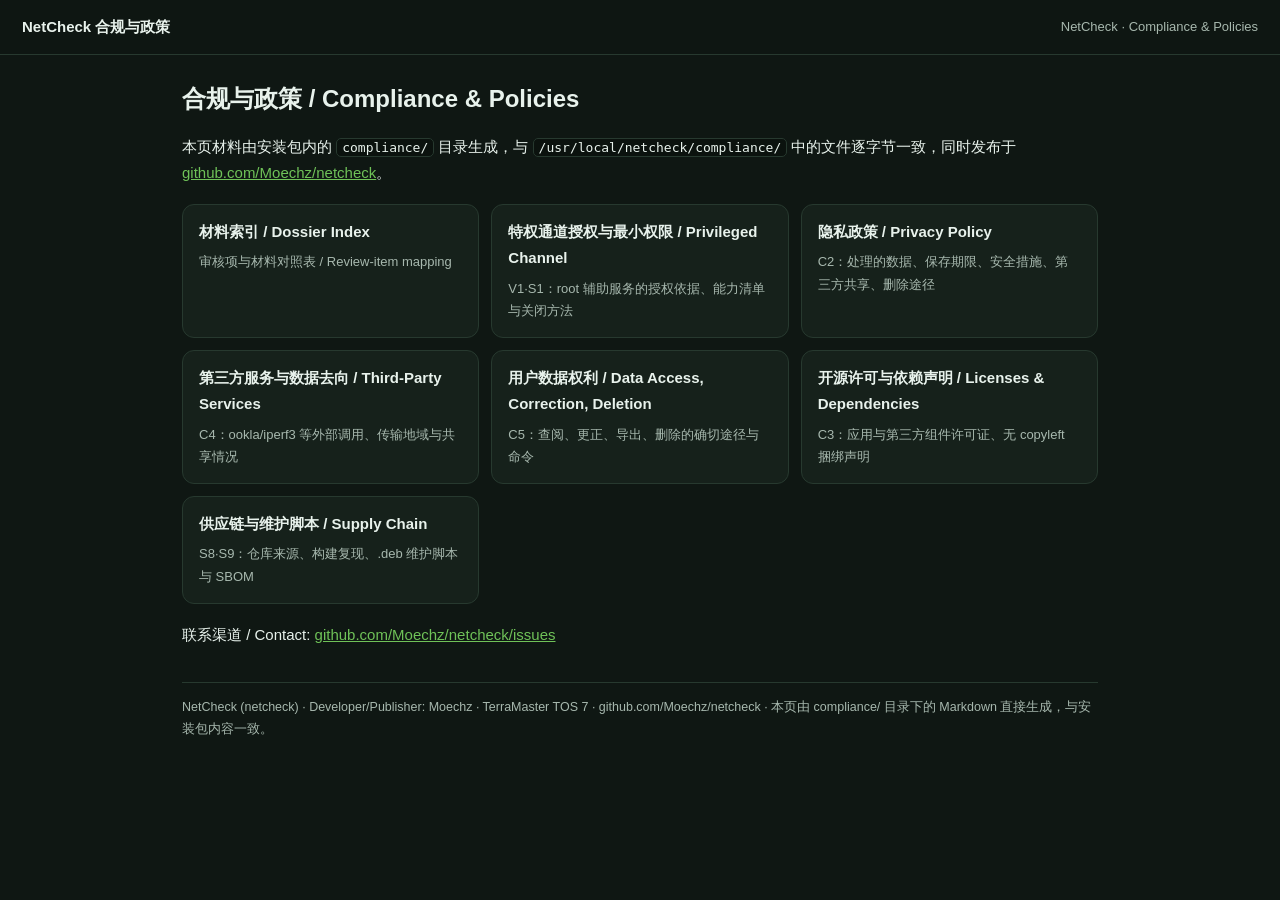
<file: webui/compliance/index.html>
<!DOCTYPE html>
<html lang="zh-CN"><head><meta charset="utf-8">
<meta name="viewport" content="width=device-width, initial-scale=1.0">
<title>合规与政策 / Compliance &amp; Policies · NetCheck</title>
<style>
:root{--bg:#0f1713;--card:#16211b;--fg:#e8f2ec;--dim:#a7b8ae;--acc:#6fc258;--bd:#27392f}
*{box-sizing:border-box}
body{margin:0;background:var(--bg);color:var(--fg);
 font:15px/1.75 -apple-system,"PingFang SC","Microsoft YaHei",Segoe UI,Roboto,Helvetica,Arial,sans-serif}
header{position:sticky;top:0;z-index:5;display:flex;gap:12px;align-items:center;justify-content:space-between;
 padding:14px 22px;background:rgba(15,23,19,.94);border-bottom:1px solid var(--bd);backdrop-filter:blur(6px)}
header a{color:var(--fg);text-decoration:none;font-weight:600}
header .sub{color:var(--dim);font-size:13px}
main{max-width:960px;margin:0 auto;padding:22px 22px 60px}
.langbar{display:flex;gap:8px;margin:0 0 18px}
.langbar button{cursor:pointer;border:1px solid var(--bd);background:var(--card);color:var(--dim);
 border-radius:8px;padding:6px 14px;font-size:13px}
.langbar button[aria-pressed="true"]{background:var(--acc);border-color:var(--acc);color:#0d1a10;font-weight:600}
h1{font-size:24px;line-height:1.35;margin:6px 0 18px}
h2{font-size:19px;margin:28px 0 10px;padding-top:14px;border-top:1px solid var(--bd)}
h3{font-size:16px;margin:22px 0 8px}
h4{font-size:14px;margin:18px 0 6px;color:var(--dim)}
p{margin:10px 0}
ul,ol{margin:10px 0 10px 22px;padding:0}
li{margin:4px 0}
code{background:#0b120e;border:1px solid var(--bd);border-radius:5px;padding:1px 5px;font-size:13px}
pre{background:#0b120e;border:1px solid var(--bd);border-radius:10px;padding:14px;overflow:auto}
pre code{background:none;border:0;padding:0;font-size:12.5px;line-height:1.6}
blockquote{margin:12px 0;padding:8px 14px;border-left:3px solid var(--acc);background:var(--card);color:var(--dim)}
table{border-collapse:collapse;width:100%;margin:14px 0;font-size:13.5px;display:block;overflow-x:auto}
th,td{border:1px solid var(--bd);padding:8px 10px;text-align:left;vertical-align:top}
th{background:var(--card);font-weight:600;white-space:nowrap}
a{color:var(--acc)}
hr{border:0;border-top:1px solid var(--bd);margin:24px 0}
.cards{display:grid;gap:12px;grid-template-columns:repeat(auto-fill,minmax(280px,1fr));margin:18px 0}
.card{display:block;background:var(--card);border:1px solid var(--bd);border-radius:12px;padding:14px 16px;
 text-decoration:none;color:var(--fg)}
.card b{display:block;font-size:15px;margin-bottom:6px}
.card span{display:block;color:var(--dim);font-size:13px}
.toc{background:var(--card);border:1px solid var(--bd);border-radius:12px;padding:12px 16px;margin:18px 0}
.toc b{display:block;margin-bottom:6px;font-size:13px;color:var(--dim)}
.toc a{display:block;font-size:13.5px;text-decoration:none;margin:3px 0}
footer{color:var(--dim);font-size:12.5px;border-top:1px solid var(--bd);margin-top:34px;padding-top:14px}
[hidden]{display:none}
</style></head>
<body>
<header><a href="index.html">NetCheck 合规与政策</a><span class="sub">NetCheck · Compliance &amp; Policies</span></header>
<main><section id="block-zh"><h1>合规与政策 / Compliance &amp; Policies</h1><p>本页材料由安装包内的 <code>compliance/</code> 目录生成，与 <code>/usr/local/netcheck/compliance/</code> 中的文件逐字节一致，同时发布于 <a href="https://github.com/Moechz/netcheck/tree/main/compliance">github.com/Moechz/netcheck</a>。</p><div class="cards"><a class="card" href="README.html"><b>材料索引 / Dossier Index</b><span>审核项与材料对照表 / Review-item mapping</span></a><a class="card" href="privileged-channel.html"><b>特权通道授权与最小权限 / Privileged Channel</b><span>V1·S1：root 辅助服务的授权依据、能力清单与关闭方法</span></a><a class="card" href="privacy-policy.html"><b>隐私政策 / Privacy Policy</b><span>C2：处理的数据、保存期限、安全措施、第三方共享、删除途径</span></a><a class="card" href="third-party-services.html"><b>第三方服务与数据去向 / Third-Party Services</b><span>C4：ookla/iperf3 等外部调用、传输地域与共享情况</span></a><a class="card" href="data-rights.html"><b>用户数据权利 / Data Access, Correction, Deletion</b><span>C5：查阅、更正、导出、删除的确切途径与命令</span></a><a class="card" href="licenses.html"><b>开源许可与依赖声明 / Licenses &amp; Dependencies</b><span>C3：应用与第三方组件许可证、无 copyleft 捆绑声明</span></a><a class="card" href="supply-chain.html"><b>供应链与维护脚本 / Supply Chain</b><span>S8·S9：仓库来源、构建复现、.deb 维护脚本与 SBOM</span></a></div><p>联系渠道 / Contact: <a href="https://github.com/Moechz/netcheck/issues">github.com/Moechz/netcheck/issues</a></p></section>
<footer>NetCheck (netcheck) · Developer/Publisher: Moechz · TerraMaster TOS 7 ·
github.com/Moechz/netcheck · 本页由 compliance/ 目录下的 Markdown 直接生成，与安装包内容一致。</footer>
</main></body></html>
</file>
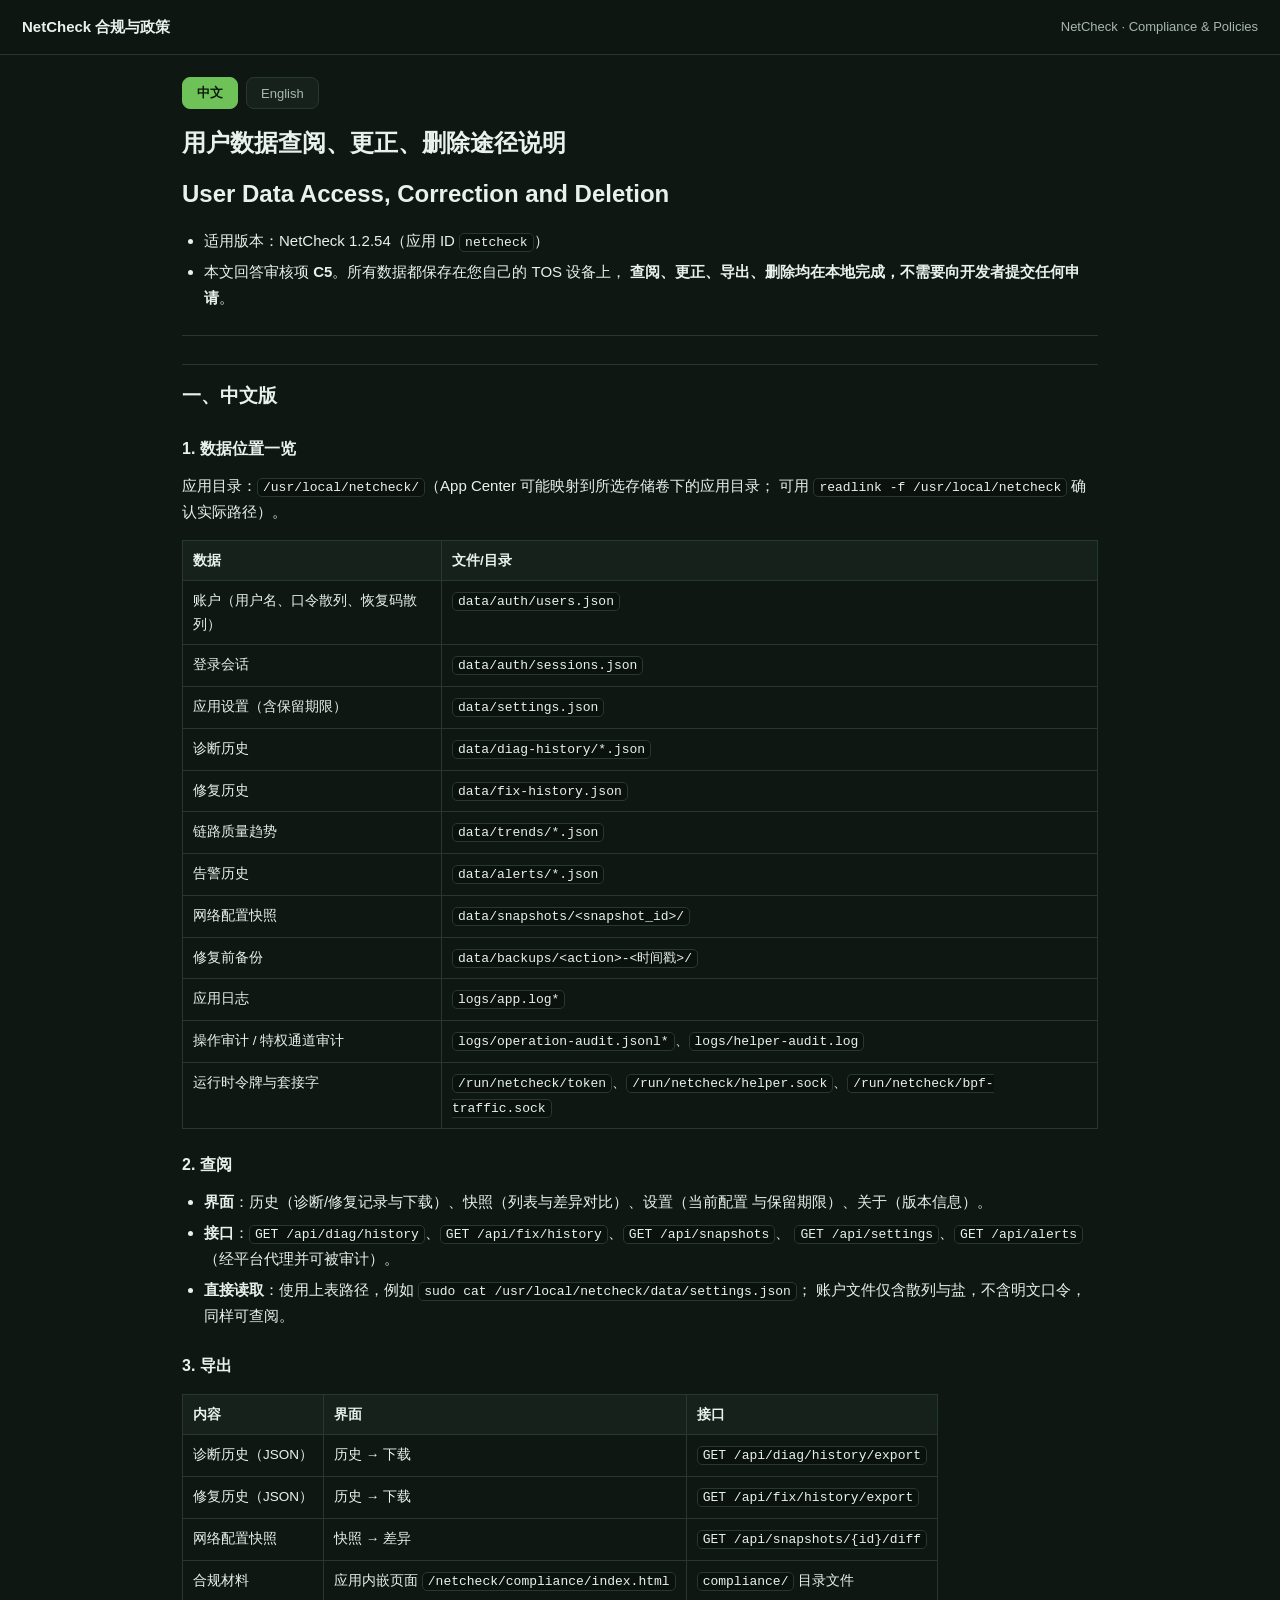
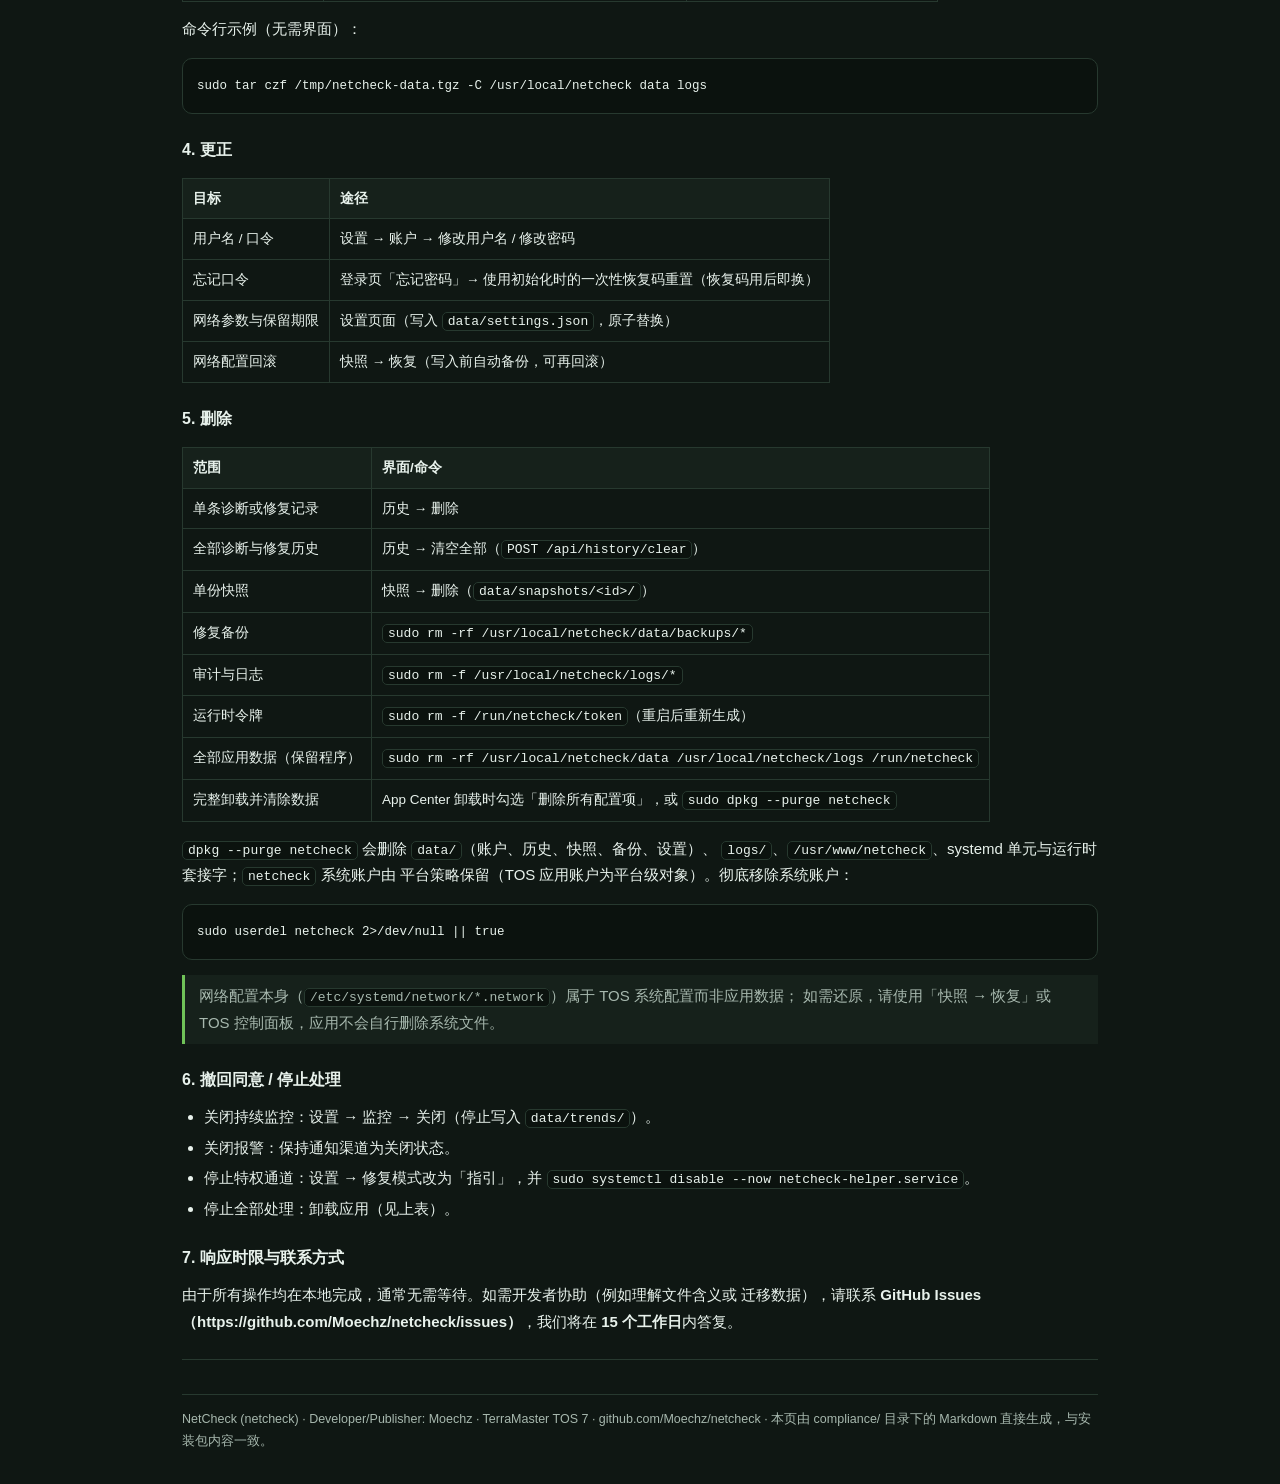
<file: webui/compliance/data-rights.html>
<!DOCTYPE html>
<html lang="zh-CN"><head><meta charset="utf-8">
<meta name="viewport" content="width=device-width, initial-scale=1.0">
<title>用户数据权利 / Data Access, Correction, Deletion · NetCheck</title>
<style>
:root{--bg:#0f1713;--card:#16211b;--fg:#e8f2ec;--dim:#a7b8ae;--acc:#6fc258;--bd:#27392f}
*{box-sizing:border-box}
body{margin:0;background:var(--bg);color:var(--fg);
 font:15px/1.75 -apple-system,"PingFang SC","Microsoft YaHei",Segoe UI,Roboto,Helvetica,Arial,sans-serif}
header{position:sticky;top:0;z-index:5;display:flex;gap:12px;align-items:center;justify-content:space-between;
 padding:14px 22px;background:rgba(15,23,19,.94);border-bottom:1px solid var(--bd);backdrop-filter:blur(6px)}
header a{color:var(--fg);text-decoration:none;font-weight:600}
header .sub{color:var(--dim);font-size:13px}
main{max-width:960px;margin:0 auto;padding:22px 22px 60px}
.langbar{display:flex;gap:8px;margin:0 0 18px}
.langbar button{cursor:pointer;border:1px solid var(--bd);background:var(--card);color:var(--dim);
 border-radius:8px;padding:6px 14px;font-size:13px}
.langbar button[aria-pressed="true"]{background:var(--acc);border-color:var(--acc);color:#0d1a10;font-weight:600}
h1{font-size:24px;line-height:1.35;margin:6px 0 18px}
h2{font-size:19px;margin:28px 0 10px;padding-top:14px;border-top:1px solid var(--bd)}
h3{font-size:16px;margin:22px 0 8px}
h4{font-size:14px;margin:18px 0 6px;color:var(--dim)}
p{margin:10px 0}
ul,ol{margin:10px 0 10px 22px;padding:0}
li{margin:4px 0}
code{background:#0b120e;border:1px solid var(--bd);border-radius:5px;padding:1px 5px;font-size:13px}
pre{background:#0b120e;border:1px solid var(--bd);border-radius:10px;padding:14px;overflow:auto}
pre code{background:none;border:0;padding:0;font-size:12.5px;line-height:1.6}
blockquote{margin:12px 0;padding:8px 14px;border-left:3px solid var(--acc);background:var(--card);color:var(--dim)}
table{border-collapse:collapse;width:100%;margin:14px 0;font-size:13.5px;display:block;overflow-x:auto}
th,td{border:1px solid var(--bd);padding:8px 10px;text-align:left;vertical-align:top}
th{background:var(--card);font-weight:600;white-space:nowrap}
a{color:var(--acc)}
hr{border:0;border-top:1px solid var(--bd);margin:24px 0}
.cards{display:grid;gap:12px;grid-template-columns:repeat(auto-fill,minmax(280px,1fr));margin:18px 0}
.card{display:block;background:var(--card);border:1px solid var(--bd);border-radius:12px;padding:14px 16px;
 text-decoration:none;color:var(--fg)}
.card b{display:block;font-size:15px;margin-bottom:6px}
.card span{display:block;color:var(--dim);font-size:13px}
.toc{background:var(--card);border:1px solid var(--bd);border-radius:12px;padding:12px 16px;margin:18px 0}
.toc b{display:block;margin-bottom:6px;font-size:13px;color:var(--dim)}
.toc a{display:block;font-size:13.5px;text-decoration:none;margin:3px 0}
footer{color:var(--dim);font-size:12.5px;border-top:1px solid var(--bd);margin-top:34px;padding-top:14px}
[hidden]{display:none}
</style></head>
<body>
<header><a href="index.html">NetCheck 合规与政策</a><span class="sub">NetCheck · Compliance &amp; Policies</span></header>
<main><div class="langbar"><button id="lang-zh" type="button" aria-pressed="true">中文</button><button id="lang-en" type="button" aria-pressed="false">English</button></div><section id="block-zh"><h1 id="用户数据查阅-更正-删除途径说明">用户数据查阅、更正、删除途径说明</h1>
<h1 id="user-data-access-correction-and-deletion">User Data Access, Correction and Deletion</h1>
<ul><li>适用版本：NetCheck 1.2.54（应用 ID <code>netcheck</code>）</li><li>本文回答审核项 <strong>C5</strong>。所有数据都保存在您自己的 TOS 设备上， <strong>查阅、更正、导出、删除均在本地完成，不需要向开发者提交任何申请</strong>。</li></ul>
<hr>
<h2 id="一-中文版">一、中文版</h2>
<h3 id="1-数据位置一览">1. 数据位置一览</h3>
<p>应用目录：<code>/usr/local/netcheck/</code>（App Center 可能映射到所选存储卷下的应用目录； 可用 <code>readlink -f /usr/local/netcheck</code> 确认实际路径）。</p>
<table><thead><tr><th>数据</th><th>文件/目录</th></tr></thead><tbody><tr><td>账户（用户名、口令散列、恢复码散列）</td><td><code>data/auth/users.json</code></td></tr><tr><td>登录会话</td><td><code>data/auth/sessions.json</code></td></tr><tr><td>应用设置（含保留期限）</td><td><code>data/settings.json</code></td></tr><tr><td>诊断历史</td><td><code>data/diag-history/*.json</code></td></tr><tr><td>修复历史</td><td><code>data/fix-history.json</code></td></tr><tr><td>链路质量趋势</td><td><code>data/trends/*.json</code></td></tr><tr><td>告警历史</td><td><code>data/alerts/*.json</code></td></tr><tr><td>网络配置快照</td><td><code>data/snapshots/&lt;snapshot_id&gt;/</code></td></tr><tr><td>修复前备份</td><td><code>data/backups/&lt;action&gt;-&lt;时间戳&gt;/</code></td></tr><tr><td>应用日志</td><td><code>logs/app.log*</code></td></tr><tr><td>操作审计 / 特权通道审计</td><td><code>logs/operation-audit.jsonl*</code>、<code>logs/helper-audit.log</code></td></tr><tr><td>运行时令牌与套接字</td><td><code>/run/netcheck/token</code>、<code>/run/netcheck/helper.sock</code>、<code>/run/netcheck/bpf-traffic.sock</code></td></tr></tbody></table>
<h3 id="2-查阅">2. 查阅</h3>
<ul><li><strong>界面</strong>：历史（诊断/修复记录与下载）、快照（列表与差异对比）、设置（当前配置 与保留期限）、关于（版本信息）。</li><li><strong>接口</strong>：<code>GET /api/diag/history</code>、<code>GET /api/fix/history</code>、<code>GET /api/snapshots</code>、 <code>GET /api/settings</code>、<code>GET /api/alerts</code>（经平台代理并可被审计）。</li><li><strong>直接读取</strong>：使用上表路径，例如 <code>sudo cat /usr/local/netcheck/data/settings.json</code>； 账户文件仅含散列与盐，不含明文口令，同样可查阅。</li></ul>
<h3 id="3-导出">3. 导出</h3>
<table><thead><tr><th>内容</th><th>界面</th><th>接口</th></tr></thead><tbody><tr><td>诊断历史（JSON）</td><td>历史 → 下载</td><td><code>GET /api/diag/history/export</code></td></tr><tr><td>修复历史（JSON）</td><td>历史 → 下载</td><td><code>GET /api/fix/history/export</code></td></tr><tr><td>网络配置快照</td><td>快照 → 差异</td><td><code>GET /api/snapshots/{id}/diff</code></td></tr><tr><td>合规材料</td><td>应用内嵌页面 <code>/netcheck/compliance/index.html</code></td><td><code>compliance/</code> 目录文件</td></tr></tbody></table>
<p>命令行示例（无需界面）：</p>
<pre><code>sudo tar czf /tmp/netcheck-data.tgz -C /usr/local/netcheck data logs</code></pre>
<h3 id="4-更正">4. 更正</h3>
<table><thead><tr><th>目标</th><th>途径</th></tr></thead><tbody><tr><td>用户名 / 口令</td><td>设置 → 账户 → 修改用户名 / 修改密码</td></tr><tr><td>忘记口令</td><td>登录页「忘记密码」→ 使用初始化时的一次性恢复码重置（恢复码用后即换）</td></tr><tr><td>网络参数与保留期限</td><td>设置页面（写入 <code>data/settings.json</code>，原子替换）</td></tr><tr><td>网络配置回滚</td><td>快照 → 恢复（写入前自动备份，可再回滚）</td></tr></tbody></table>
<h3 id="5-删除">5. 删除</h3>
<table><thead><tr><th>范围</th><th>界面/命令</th></tr></thead><tbody><tr><td>单条诊断或修复记录</td><td>历史 → 删除</td></tr><tr><td>全部诊断与修复历史</td><td>历史 → 清空全部（<code>POST /api/history/clear</code>）</td></tr><tr><td>单份快照</td><td>快照 → 删除（<code>data/snapshots/&lt;id&gt;/</code>）</td></tr><tr><td>修复备份</td><td><code>sudo rm -rf /usr/local/netcheck/data/backups/*</code></td></tr><tr><td>审计与日志</td><td><code>sudo rm -f /usr/local/netcheck/logs/*</code></td></tr><tr><td>运行时令牌</td><td><code>sudo rm -f /run/netcheck/token</code>（重启后重新生成）</td></tr><tr><td>全部应用数据（保留程序）</td><td><code>sudo rm -rf /usr/local/netcheck/data /usr/local/netcheck/logs /run/netcheck</code></td></tr><tr><td>完整卸载并清除数据</td><td>App Center 卸载时勾选「删除所有配置项」，或 <code>sudo dpkg --purge netcheck</code></td></tr></tbody></table>
<p><code>dpkg --purge netcheck</code> 会删除 <code>data/</code>（账户、历史、快照、备份、设置）、 <code>logs/</code>、<code>/usr/www/netcheck</code>、systemd 单元与运行时套接字；<code>netcheck</code> 系统账户由 平台策略保留（TOS 应用账户为平台级对象）。彻底移除系统账户：</p>
<pre><code>sudo userdel netcheck 2&gt;/dev/null || true</code></pre>
<blockquote>网络配置本身（<code>/etc/systemd/network/*.network</code>）属于 TOS 系统配置而非应用数据； 如需还原，请使用「快照 → 恢复」或 TOS 控制面板，应用不会自行删除系统文件。</blockquote>
<h3 id="6-撤回同意-停止处理">6. 撤回同意 / 停止处理</h3>
<ul><li>关闭持续监控：设置 → 监控 → 关闭（停止写入 <code>data/trends/</code>）。</li><li>关闭报警：保持通知渠道为关闭状态。</li><li>停止特权通道：设置 → 修复模式改为「指引」，并 <code>sudo systemctl disable --now netcheck-helper.service</code>。</li><li>停止全部处理：卸载应用（见上表）。</li></ul>
<h3 id="7-响应时限与联系方式">7. 响应时限与联系方式</h3>
<p>由于所有操作均在本地完成，通常无需等待。如需开发者协助（例如理解文件含义或 迁移数据），请联系 <strong>GitHub Issues（https://github.com/Moechz/netcheck/issues）</strong>，我们将在 <strong>15 个工作日</strong>内答复。</p>
<hr>
</section><section id="block-en" hidden><h2 id="二-english-version">二、English version</h2>
<p>All NetCheck data lives on your own TOS device under <code>/usr/local/netcheck/</code> (<code>data/</code> and <code>logs/</code>; use <code>readlink -f /usr/local/netcheck</code> for the real path). <strong>Access, correction, export and deletion are local operations — no request to the developer is needed.</strong></p>
<ul><li><strong>Access</strong> — in the UI (History, Snapshots, Settings, About) or through <code>GET /api/diag/history</code>, <code>GET /api/fix/history</code>, <code>GET /api/snapshots</code>, <code>GET /api/settings</code>, <code>GET /api/alerts</code>, or by reading the files directly (<code>data/auth/users.json</code> holds hashes and salts only, never plaintext).</li><li><strong>Export</strong> — <code>GET /api/diag/history/export</code>, <code>GET /api/fix/history/export</code>, snapshot diffs, or <code>sudo tar czf /tmp/netcheck-data.tgz -C /usr/local/netcheck data logs</code>.</li><li><strong>Correction</strong> — Settings → Account (username/password; forgotten passwords are reset with the one-time recovery code), Settings page for all parameters and retention limits, Snapshot restore for network configuration.</li><li><strong>Deletion</strong> — per-record delete or "Clear All" in History (<code>POST /api/history/clear</code>), snapshot delete, <code>rm -rf data/backups/*</code>, <code>rm -f logs/*</code>, <code>rm -f /run/netcheck/token</code>, full <code>rm -rf data logs /run/netcheck</code>, or uninstall with "delete all configuration" / <code>dpkg --purge netcheck</code> (removes <code>data/</code>, <code>logs/</code>, <code>/usr/www/netcheck</code>, systemd units and runtime sockets; the platform-level <code>netcheck</code> system account can be removed with <code>sudo userdel netcheck</code>). Network configuration files under <code>/etc/systemd/network/</code> are TOS system configuration, not application data — restore them with Snapshot → Restore instead of deleting them.</li><li><strong>Withdraw consent</strong> — turn continuous monitoring off, keep alert channels disabled, switch repair mode to "guide" and <code>systemctl disable --now netcheck-helper.service</code>, or uninstall.</li><li><strong>Contact</strong> — https://github.com/Moechz/netcheck/issues, reply within 15 business days.</li></ul></section>
<footer>NetCheck (netcheck) · Developer/Publisher: Moechz · TerraMaster TOS 7 ·
github.com/Moechz/netcheck · 本页由 compliance/ 目录下的 Markdown 直接生成，与安装包内容一致。</footer>
</main><script>
(function(){
  var zh=document.getElementById('lang-zh'),en=document.getElementById('lang-en');
  if(!zh||!en)return;
  function apply(lang){
    document.documentElement.setAttribute('data-lang',lang);
    var showZh=lang!=='en';
    document.getElementById('block-zh').hidden=!showZh;
    document.getElementById('block-en').hidden=showZh;
    zh.setAttribute('aria-pressed',String(showZh));
    en.setAttribute('aria-pressed',String(!showZh));
  }
  zh.addEventListener('click',function(){apply('zh');});
  en.addEventListener('click',function(){apply('en');});
  var q=(location.search.match(/[?&]lang=(\w+)/)||[])[1];
  apply(q==='en'?'en':'zh');
})();
</script></body></html>
</file>
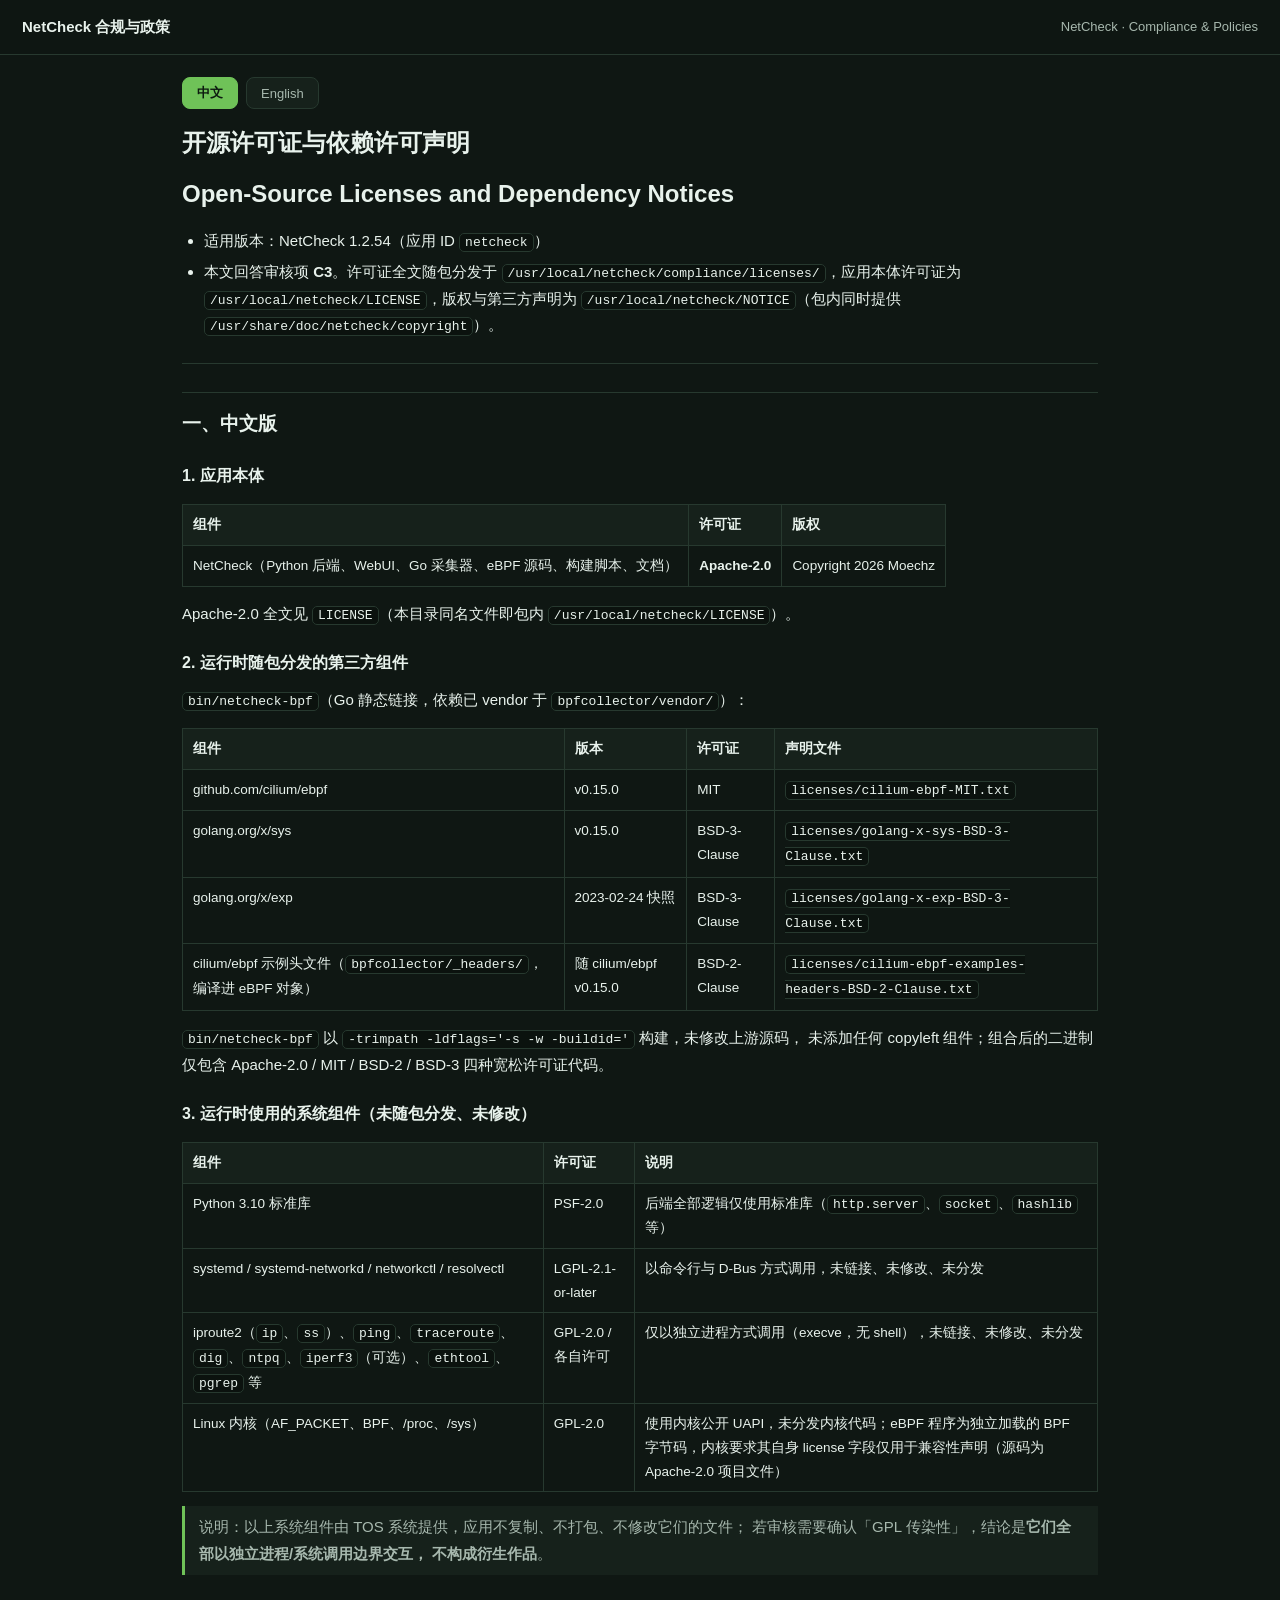
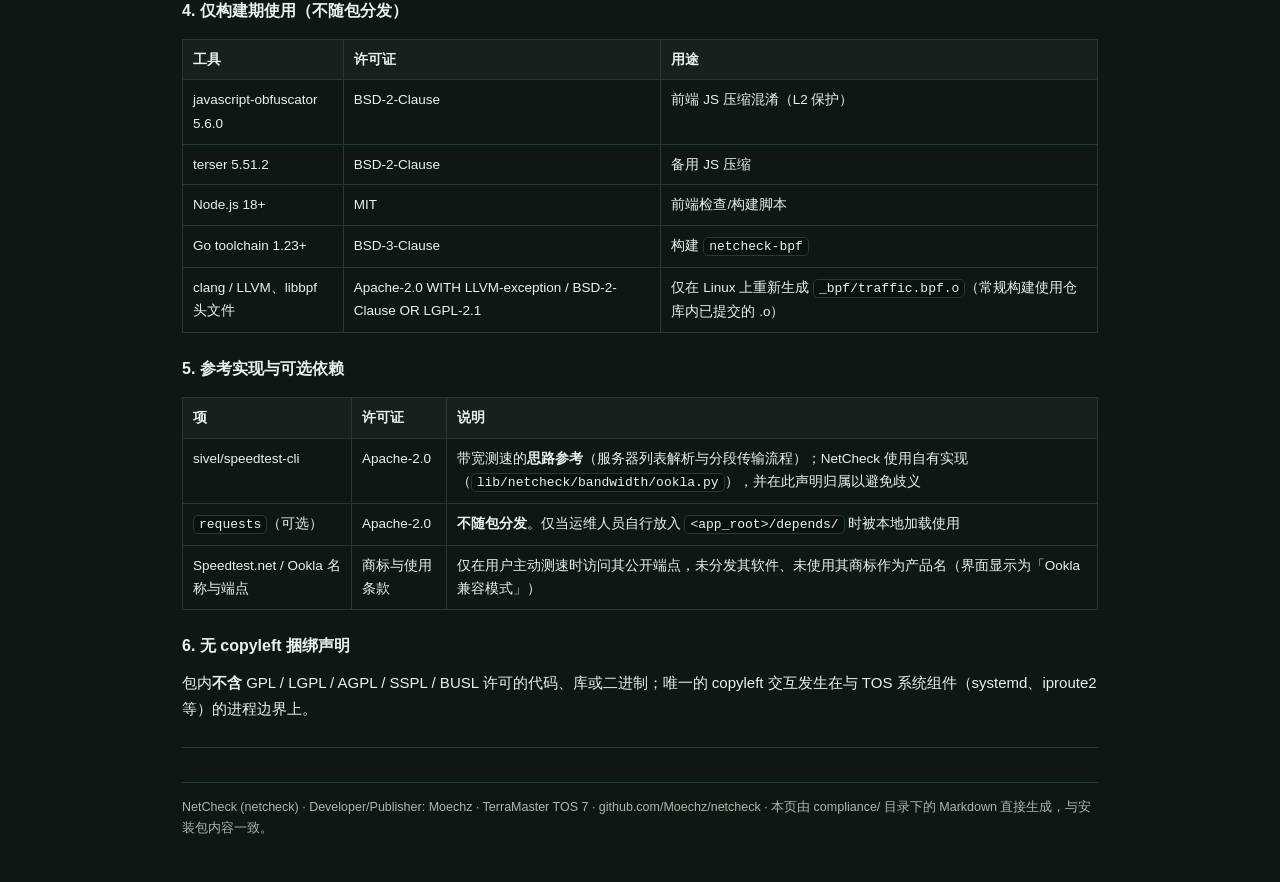
<file: webui/compliance/licenses.html>
<!DOCTYPE html>
<html lang="zh-CN"><head><meta charset="utf-8">
<meta name="viewport" content="width=device-width, initial-scale=1.0">
<title>开源许可与依赖声明 / Licenses &amp; Dependencies · NetCheck</title>
<style>
:root{--bg:#0f1713;--card:#16211b;--fg:#e8f2ec;--dim:#a7b8ae;--acc:#6fc258;--bd:#27392f}
*{box-sizing:border-box}
body{margin:0;background:var(--bg);color:var(--fg);
 font:15px/1.75 -apple-system,"PingFang SC","Microsoft YaHei",Segoe UI,Roboto,Helvetica,Arial,sans-serif}
header{position:sticky;top:0;z-index:5;display:flex;gap:12px;align-items:center;justify-content:space-between;
 padding:14px 22px;background:rgba(15,23,19,.94);border-bottom:1px solid var(--bd);backdrop-filter:blur(6px)}
header a{color:var(--fg);text-decoration:none;font-weight:600}
header .sub{color:var(--dim);font-size:13px}
main{max-width:960px;margin:0 auto;padding:22px 22px 60px}
.langbar{display:flex;gap:8px;margin:0 0 18px}
.langbar button{cursor:pointer;border:1px solid var(--bd);background:var(--card);color:var(--dim);
 border-radius:8px;padding:6px 14px;font-size:13px}
.langbar button[aria-pressed="true"]{background:var(--acc);border-color:var(--acc);color:#0d1a10;font-weight:600}
h1{font-size:24px;line-height:1.35;margin:6px 0 18px}
h2{font-size:19px;margin:28px 0 10px;padding-top:14px;border-top:1px solid var(--bd)}
h3{font-size:16px;margin:22px 0 8px}
h4{font-size:14px;margin:18px 0 6px;color:var(--dim)}
p{margin:10px 0}
ul,ol{margin:10px 0 10px 22px;padding:0}
li{margin:4px 0}
code{background:#0b120e;border:1px solid var(--bd);border-radius:5px;padding:1px 5px;font-size:13px}
pre{background:#0b120e;border:1px solid var(--bd);border-radius:10px;padding:14px;overflow:auto}
pre code{background:none;border:0;padding:0;font-size:12.5px;line-height:1.6}
blockquote{margin:12px 0;padding:8px 14px;border-left:3px solid var(--acc);background:var(--card);color:var(--dim)}
table{border-collapse:collapse;width:100%;margin:14px 0;font-size:13.5px;display:block;overflow-x:auto}
th,td{border:1px solid var(--bd);padding:8px 10px;text-align:left;vertical-align:top}
th{background:var(--card);font-weight:600;white-space:nowrap}
a{color:var(--acc)}
hr{border:0;border-top:1px solid var(--bd);margin:24px 0}
.cards{display:grid;gap:12px;grid-template-columns:repeat(auto-fill,minmax(280px,1fr));margin:18px 0}
.card{display:block;background:var(--card);border:1px solid var(--bd);border-radius:12px;padding:14px 16px;
 text-decoration:none;color:var(--fg)}
.card b{display:block;font-size:15px;margin-bottom:6px}
.card span{display:block;color:var(--dim);font-size:13px}
.toc{background:var(--card);border:1px solid var(--bd);border-radius:12px;padding:12px 16px;margin:18px 0}
.toc b{display:block;margin-bottom:6px;font-size:13px;color:var(--dim)}
.toc a{display:block;font-size:13.5px;text-decoration:none;margin:3px 0}
footer{color:var(--dim);font-size:12.5px;border-top:1px solid var(--bd);margin-top:34px;padding-top:14px}
[hidden]{display:none}
</style></head>
<body>
<header><a href="index.html">NetCheck 合规与政策</a><span class="sub">NetCheck · Compliance &amp; Policies</span></header>
<main><div class="langbar"><button id="lang-zh" type="button" aria-pressed="true">中文</button><button id="lang-en" type="button" aria-pressed="false">English</button></div><section id="block-zh"><h1 id="开源许可证与依赖许可声明">开源许可证与依赖许可声明</h1>
<h1 id="open-source-licenses-and-dependency-notices">Open-Source Licenses and Dependency Notices</h1>
<ul><li>适用版本：NetCheck 1.2.54（应用 ID <code>netcheck</code>）</li><li>本文回答审核项 <strong>C3</strong>。许可证全文随包分发于 <code>/usr/local/netcheck/compliance/licenses/</code>，应用本体许可证为 <code>/usr/local/netcheck/LICENSE</code>，版权与第三方声明为 <code>/usr/local/netcheck/NOTICE</code>（包内同时提供 <code>/usr/share/doc/netcheck/copyright</code>）。</li></ul>
<hr>
<h2 id="一-中文版">一、中文版</h2>
<h3 id="1-应用本体">1. 应用本体</h3>
<table><thead><tr><th>组件</th><th>许可证</th><th>版权</th></tr></thead><tbody><tr><td>NetCheck（Python 后端、WebUI、Go 采集器、eBPF 源码、构建脚本、文档）</td><td><strong>Apache-2.0</strong></td><td>Copyright 2026 Moechz</td></tr></tbody></table>
<p>Apache-2.0 全文见 <code>LICENSE</code>（本目录同名文件即包内 <code>/usr/local/netcheck/LICENSE</code>）。</p>
<h3 id="2-运行时随包分发的第三方组件">2. 运行时随包分发的第三方组件</h3>
<p><code>bin/netcheck-bpf</code>（Go 静态链接，依赖已 vendor 于 <code>bpfcollector/vendor/</code>）：</p>
<table><thead><tr><th>组件</th><th>版本</th><th>许可证</th><th>声明文件</th></tr></thead><tbody><tr><td>github.com/cilium/ebpf</td><td>v0.15.0</td><td>MIT</td><td><code>licenses/cilium-ebpf-MIT.txt</code></td></tr><tr><td>golang.org/x/sys</td><td>v0.15.0</td><td>BSD-3-Clause</td><td><code>licenses/golang-x-sys-BSD-3-Clause.txt</code></td></tr><tr><td>golang.org/x/exp</td><td>2023-02-24 快照</td><td>BSD-3-Clause</td><td><code>licenses/golang-x-exp-BSD-3-Clause.txt</code></td></tr><tr><td>cilium/ebpf 示例头文件（<code>bpfcollector/_headers/</code>，编译进 eBPF 对象）</td><td>随 cilium/ebpf v0.15.0</td><td>BSD-2-Clause</td><td><code>licenses/cilium-ebpf-examples-headers-BSD-2-Clause.txt</code></td></tr></tbody></table>
<p><code>bin/netcheck-bpf</code> 以 <code>-trimpath -ldflags='-s -w -buildid='</code> 构建，未修改上游源码， 未添加任何 copyleft 组件；组合后的二进制仅包含 Apache-2.0 / MIT / BSD-2 / BSD-3 四种宽松许可证代码。</p>
<h3 id="3-运行时使用的系统组件-未随包分发-未修改">3. 运行时使用的系统组件（未随包分发、未修改）</h3>
<table><thead><tr><th>组件</th><th>许可证</th><th>说明</th></tr></thead><tbody><tr><td>Python 3.10 标准库</td><td>PSF-2.0</td><td>后端全部逻辑仅使用标准库（<code>http.server</code>、<code>socket</code>、<code>hashlib</code> 等）</td></tr><tr><td>systemd / systemd-networkd / networkctl / resolvectl</td><td>LGPL-2.1-or-later</td><td>以命令行与 D-Bus 方式调用，未链接、未修改、未分发</td></tr><tr><td>iproute2（<code>ip</code>、<code>ss</code>）、<code>ping</code>、<code>traceroute</code>、<code>dig</code>、<code>ntpq</code>、<code>iperf3</code>（可选）、<code>ethtool</code>、<code>pgrep</code> 等</td><td>GPL-2.0 / 各自许可</td><td>仅以独立进程方式调用（execve，无 shell），未链接、未修改、未分发</td></tr><tr><td>Linux 内核（AF_PACKET、BPF、/proc、/sys）</td><td>GPL-2.0</td><td>使用内核公开 UAPI，未分发内核代码；eBPF 程序为独立加载的 BPF 字节码，内核要求其自身 license 字段仅用于兼容性声明（源码为 Apache-2.0 项目文件）</td></tr></tbody></table>
<blockquote>说明：以上系统组件由 TOS 系统提供，应用不复制、不打包、不修改它们的文件； 若审核需要确认「GPL 传染性」，结论是<strong>它们全部以独立进程/系统调用边界交互， 不构成衍生作品</strong>。</blockquote>
<h3 id="4-仅构建期使用-不随包分发">4. 仅构建期使用（不随包分发）</h3>
<table><thead><tr><th>工具</th><th>许可证</th><th>用途</th></tr></thead><tbody><tr><td>javascript-obfuscator 5.6.0</td><td>BSD-2-Clause</td><td>前端 JS 压缩混淆（L2 保护）</td></tr><tr><td>terser 5.51.2</td><td>BSD-2-Clause</td><td>备用 JS 压缩</td></tr><tr><td>Node.js 18+</td><td>MIT</td><td>前端检查/构建脚本</td></tr><tr><td>Go toolchain 1.23+</td><td>BSD-3-Clause</td><td>构建 <code>netcheck-bpf</code></td></tr><tr><td>clang / LLVM、libbpf 头文件</td><td>Apache-2.0 WITH LLVM-exception / BSD-2-Clause OR LGPL-2.1</td><td>仅在 Linux 上重新生成 <code>_bpf/traffic.bpf.o</code>（常规构建使用仓库内已提交的 .o）</td></tr></tbody></table>
<h3 id="5-参考实现与可选依赖">5. 参考实现与可选依赖</h3>
<table><thead><tr><th>项</th><th>许可证</th><th>说明</th></tr></thead><tbody><tr><td>sivel/speedtest-cli</td><td>Apache-2.0</td><td>带宽测速的<strong>思路参考</strong>（服务器列表解析与分段传输流程）；NetCheck 使用自有实现（<code>lib/netcheck/bandwidth/ookla.py</code>），并在此声明归属以避免歧义</td></tr><tr><td><code>requests</code>（可选）</td><td>Apache-2.0</td><td><strong>不随包分发</strong>。仅当运维人员自行放入 <code>&lt;app_root&gt;/depends/</code> 时被本地加载使用</td></tr><tr><td>Speedtest.net / Ookla 名称与端点</td><td>商标与使用条款</td><td>仅在用户主动测速时访问其公开端点，未分发其软件、未使用其商标作为产品名（界面显示为「Ookla 兼容模式」）</td></tr></tbody></table>
<h3 id="6-无-copyleft-捆绑声明">6. 无 copyleft 捆绑声明</h3>
<p>包内<strong>不含</strong> GPL / LGPL / AGPL / SSPL / BUSL 许可的代码、库或二进制；唯一的 copyleft 交互发生在与 TOS 系统组件（systemd、iproute2 等）的进程边界上。</p>
<hr>
</section><section id="block-en" hidden><h2 id="二-english-version">二、English version</h2>
<ul><li><strong>NetCheck itself</strong> — Apache-2.0, Copyright 2026 Moechz Full text shipped as <code>LICENSE</code>.</li><li><strong>Third-party components redistributed inside <code>bin/netcheck-bpf</code></strong> — github.com/cilium/ebpf v0.15.0 (MIT), golang.org/x/sys v0.15.0 (BSD-3-Clause), golang.org/x/exp (BSD-3-Clause), and the cilium/ebpf example headers under <code>bpfcollector/_headers/</code> (BSD-2-Clause) compiled into the eBPF object. Vendored, unmodified, permissively licensed only. Full texts are in <code>licenses/</code>.</li><li><strong>System components used but not redistributed</strong> — the Python 3.10 standard library (PSF-2.0) is the only runtime dependency; systemd/networkctl/ resolvectl (LGPL-2.1-or-later), iproute2, ping, traceroute, dig, ntpq, the optional iperf3 and ethtool (GPL-2.0 or their own licenses) are invoked as separate processes over execve/D-Bus and are neither linked, modified nor distributed. The kernel (AF_PACKET, BPF, /proc, /sys) is used through public UAPI only.</li><li><strong>Build-only tools (not shipped)</strong> — javascript-obfuscator 5.6.0 (BSD-2), terser (BSD-2), Node.js (MIT), Go toolchain (BSD-3), clang/LLVM (Apache-2.0 WITH LLVM-exception) and libbpf headers (BSD-2 OR LGPL-2.1), the latter only when regenerating the eBPF object on Linux.</li><li><strong>Reference implementations / optional dependencies</strong> — sivel/speedtest-cli (Apache-2.0) is credited as the conceptual reference for the bandwidth test flow; NetCheck uses its own implementation. The optional <code>requests</code> module (Apache-2.0) is never shipped and only used if an operator places it under <code>&lt;app_root&gt;/depends/</code>.</li><li><strong>No copyleft is bundled</strong>: the package contains no GPL/LGPL/AGPL/SSPL/BUSL code, library or binary.</li></ul></section>
<footer>NetCheck (netcheck) · Developer/Publisher: Moechz · TerraMaster TOS 7 ·
github.com/Moechz/netcheck · 本页由 compliance/ 目录下的 Markdown 直接生成，与安装包内容一致。</footer>
</main><script>
(function(){
  var zh=document.getElementById('lang-zh'),en=document.getElementById('lang-en');
  if(!zh||!en)return;
  function apply(lang){
    document.documentElement.setAttribute('data-lang',lang);
    var showZh=lang!=='en';
    document.getElementById('block-zh').hidden=!showZh;
    document.getElementById('block-en').hidden=showZh;
    zh.setAttribute('aria-pressed',String(showZh));
    en.setAttribute('aria-pressed',String(!showZh));
  }
  zh.addEventListener('click',function(){apply('zh');});
  en.addEventListener('click',function(){apply('en');});
  var q=(location.search.match(/[?&]lang=(\w+)/)||[])[1];
  apply(q==='en'?'en':'zh');
})();
</script></body></html>
</file>
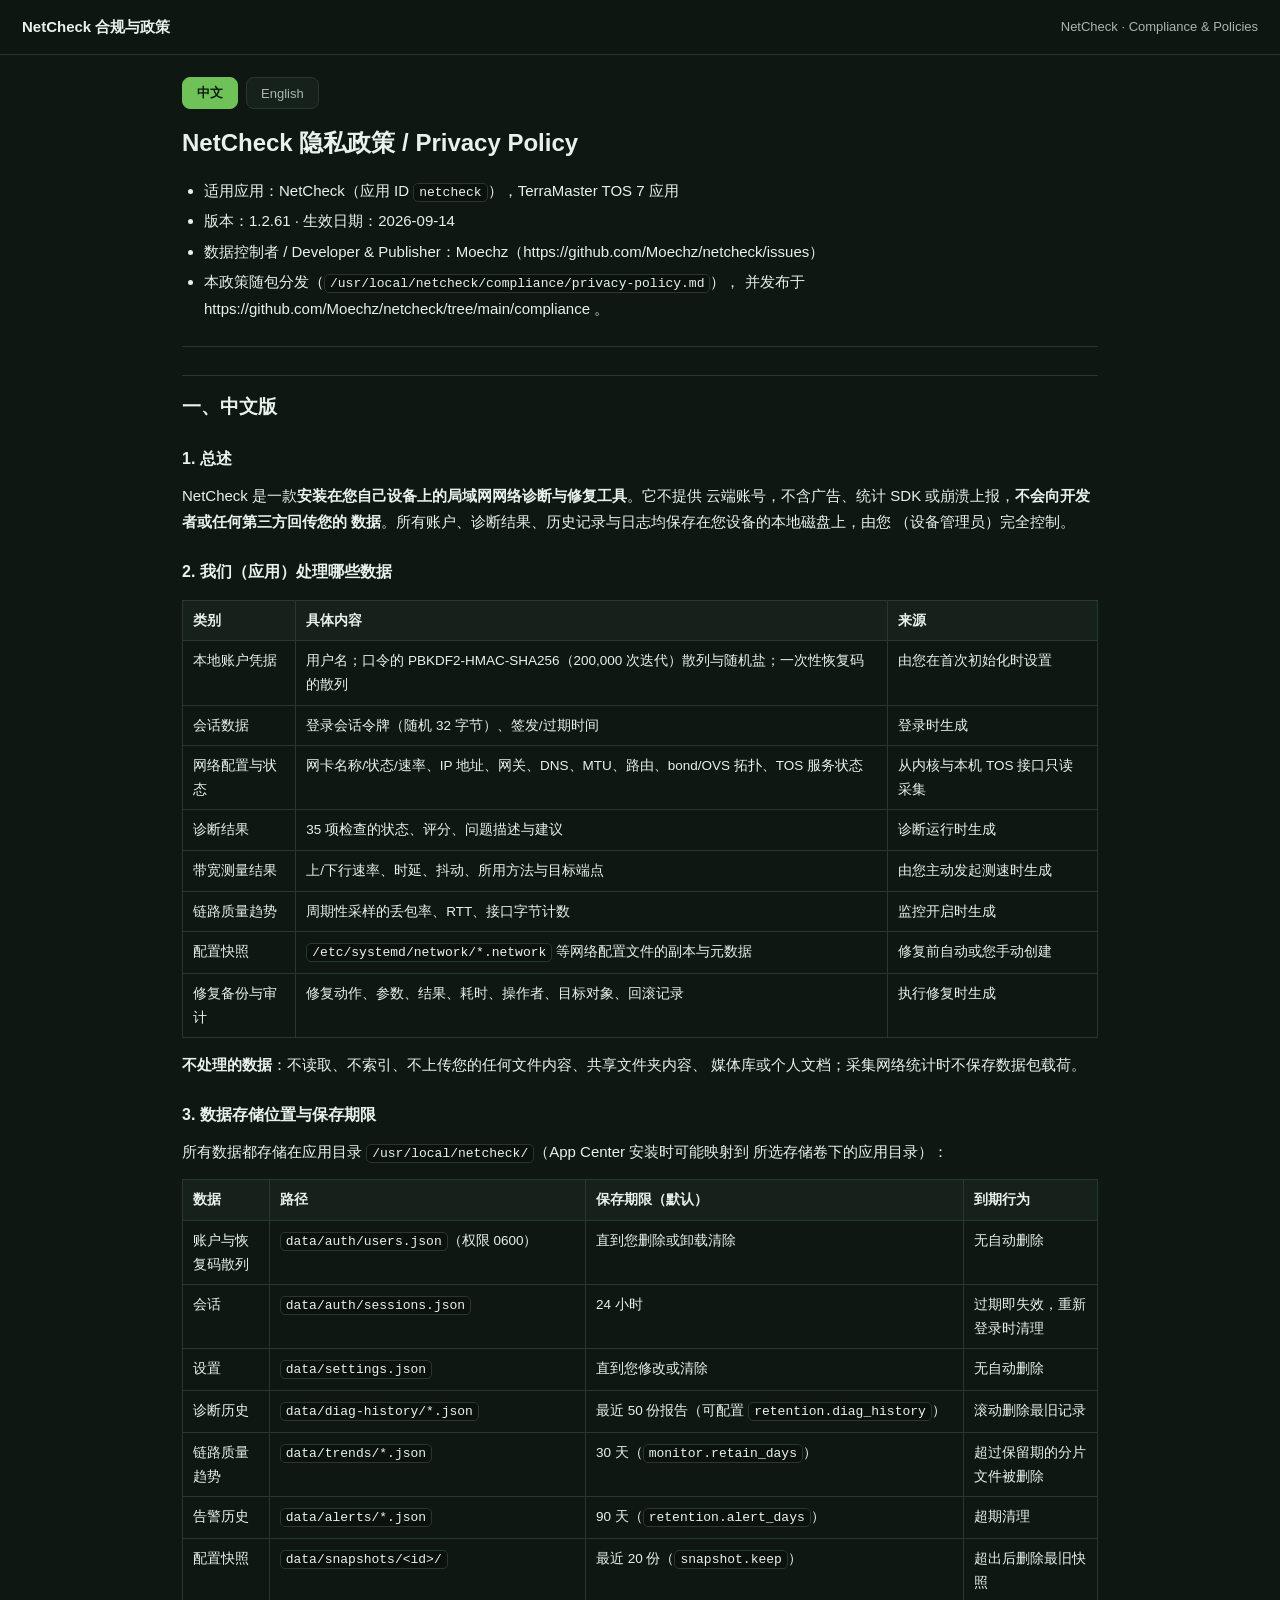
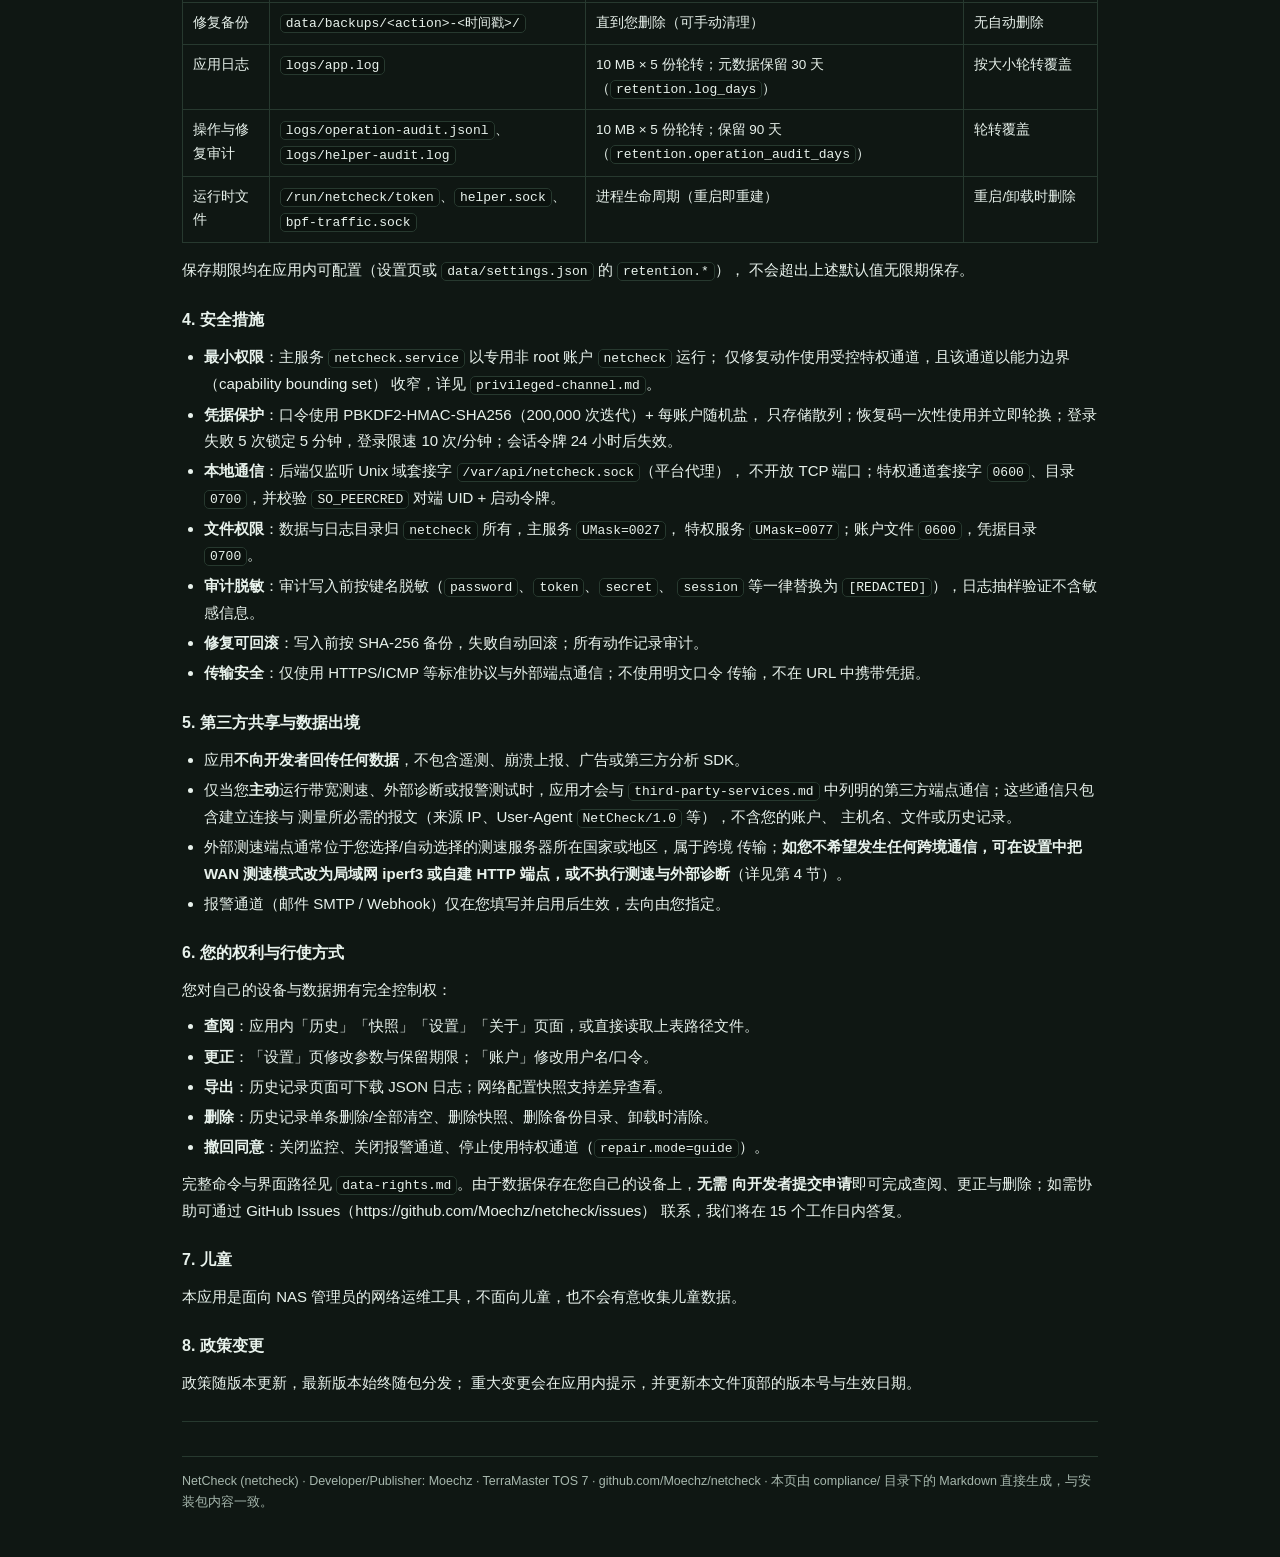
<file: webui/compliance/privacy-policy.html>
<!DOCTYPE html>
<html lang="zh-CN"><head><meta charset="utf-8">
<meta name="viewport" content="width=device-width, initial-scale=1.0">
<title>隐私政策 / Privacy Policy · NetCheck</title>
<style>
:root{--bg:#0f1713;--card:#16211b;--fg:#e8f2ec;--dim:#a7b8ae;--acc:#6fc258;--bd:#27392f}
*{box-sizing:border-box}
body{margin:0;background:var(--bg);color:var(--fg);
 font:15px/1.75 -apple-system,"PingFang SC","Microsoft YaHei",Segoe UI,Roboto,Helvetica,Arial,sans-serif}
header{position:sticky;top:0;z-index:5;display:flex;gap:12px;align-items:center;justify-content:space-between;
 padding:14px 22px;background:rgba(15,23,19,.94);border-bottom:1px solid var(--bd);backdrop-filter:blur(6px)}
header a{color:var(--fg);text-decoration:none;font-weight:600}
header .sub{color:var(--dim);font-size:13px}
main{max-width:960px;margin:0 auto;padding:22px 22px 60px}
.langbar{display:flex;gap:8px;margin:0 0 18px}
.langbar button{cursor:pointer;border:1px solid var(--bd);background:var(--card);color:var(--dim);
 border-radius:8px;padding:6px 14px;font-size:13px}
.langbar button[aria-pressed="true"]{background:var(--acc);border-color:var(--acc);color:#0d1a10;font-weight:600}
h1{font-size:24px;line-height:1.35;margin:6px 0 18px}
h2{font-size:19px;margin:28px 0 10px;padding-top:14px;border-top:1px solid var(--bd)}
h3{font-size:16px;margin:22px 0 8px}
h4{font-size:14px;margin:18px 0 6px;color:var(--dim)}
p{margin:10px 0}
ul,ol{margin:10px 0 10px 22px;padding:0}
li{margin:4px 0}
code{background:#0b120e;border:1px solid var(--bd);border-radius:5px;padding:1px 5px;font-size:13px}
pre{background:#0b120e;border:1px solid var(--bd);border-radius:10px;padding:14px;overflow:auto}
pre code{background:none;border:0;padding:0;font-size:12.5px;line-height:1.6}
blockquote{margin:12px 0;padding:8px 14px;border-left:3px solid var(--acc);background:var(--card);color:var(--dim)}
table{border-collapse:collapse;width:100%;margin:14px 0;font-size:13.5px;display:block;overflow-x:auto}
th,td{border:1px solid var(--bd);padding:8px 10px;text-align:left;vertical-align:top}
th{background:var(--card);font-weight:600;white-space:nowrap}
a{color:var(--acc)}
hr{border:0;border-top:1px solid var(--bd);margin:24px 0}
.cards{display:grid;gap:12px;grid-template-columns:repeat(auto-fill,minmax(280px,1fr));margin:18px 0}
.card{display:block;background:var(--card);border:1px solid var(--bd);border-radius:12px;padding:14px 16px;
 text-decoration:none;color:var(--fg)}
.card b{display:block;font-size:15px;margin-bottom:6px}
.card span{display:block;color:var(--dim);font-size:13px}
.toc{background:var(--card);border:1px solid var(--bd);border-radius:12px;padding:12px 16px;margin:18px 0}
.toc b{display:block;margin-bottom:6px;font-size:13px;color:var(--dim)}
.toc a{display:block;font-size:13.5px;text-decoration:none;margin:3px 0}
footer{color:var(--dim);font-size:12.5px;border-top:1px solid var(--bd);margin-top:34px;padding-top:14px}
[hidden]{display:none}
</style></head>
<body>
<header><a href="index.html">NetCheck 合规与政策</a><span class="sub">NetCheck · Compliance &amp; Policies</span></header>
<main><div class="langbar"><button id="lang-zh" type="button" aria-pressed="true">中文</button><button id="lang-en" type="button" aria-pressed="false">English</button></div><section id="block-zh"><h1 id="netcheck-隐私政策-privacy-policy">NetCheck 隐私政策 / Privacy Policy</h1>
<ul><li>适用应用：NetCheck（应用 ID <code>netcheck</code>），TerraMaster TOS 7 应用</li><li>版本：1.2.61 · 生效日期：2026-09-14</li><li>数据控制者 / Developer &amp; Publisher：Moechz（https://github.com/Moechz/netcheck/issues）</li><li>本政策随包分发（<code>/usr/local/netcheck/compliance/privacy-policy.md</code>）， 并发布于 https://github.com/Moechz/netcheck/tree/main/compliance 。</li></ul>
<hr>
<h2 id="一-中文版">一、中文版</h2>
<h3 id="1-总述">1. 总述</h3>
<p>NetCheck 是一款<strong>安装在您自己设备上的局域网网络诊断与修复工具</strong>。它不提供 云端账号，不含广告、统计 SDK 或崩溃上报，<strong>不会向开发者或任何第三方回传您的 数据</strong>。所有账户、诊断结果、历史记录与日志均保存在您设备的本地磁盘上，由您 （设备管理员）完全控制。</p>
<h3 id="2-我们-应用-处理哪些数据">2. 我们（应用）处理哪些数据</h3>
<table><thead><tr><th>类别</th><th>具体内容</th><th>来源</th></tr></thead><tbody><tr><td>本地账户凭据</td><td>用户名；口令的 PBKDF2-HMAC-SHA256（200,000 次迭代）散列与随机盐；一次性恢复码的散列</td><td>由您在首次初始化时设置</td></tr><tr><td>会话数据</td><td>登录会话令牌（随机 32 字节）、签发/过期时间</td><td>登录时生成</td></tr><tr><td>网络配置与状态</td><td>网卡名称/状态/速率、IP 地址、网关、DNS、MTU、路由、bond/OVS 拓扑、TOS 服务状态</td><td>从内核与本机 TOS 接口只读采集</td></tr><tr><td>诊断结果</td><td>35 项检查的状态、评分、问题描述与建议</td><td>诊断运行时生成</td></tr><tr><td>带宽测量结果</td><td>上/下行速率、时延、抖动、所用方法与目标端点</td><td>由您主动发起测速时生成</td></tr><tr><td>链路质量趋势</td><td>周期性采样的丢包率、RTT、接口字节计数</td><td>监控开启时生成</td></tr><tr><td>配置快照</td><td><code>/etc/systemd/network/*.network</code> 等网络配置文件的副本与元数据</td><td>修复前自动或您手动创建</td></tr><tr><td>修复备份与审计</td><td>修复动作、参数、结果、耗时、操作者、目标对象、回滚记录</td><td>执行修复时生成</td></tr></tbody></table>
<p><strong>不处理的数据</strong>：不读取、不索引、不上传您的任何文件内容、共享文件夹内容、 媒体库或个人文档；采集网络统计时不保存数据包载荷。</p>
<h3 id="3-数据存储位置与保存期限">3. 数据存储位置与保存期限</h3>
<p>所有数据都存储在应用目录 <code>/usr/local/netcheck/</code>（App Center 安装时可能映射到 所选存储卷下的应用目录）：</p>
<table><thead><tr><th>数据</th><th>路径</th><th>保存期限（默认）</th><th>到期行为</th></tr></thead><tbody><tr><td>账户与恢复码散列</td><td><code>data/auth/users.json</code>（权限 0600）</td><td>直到您删除或卸载清除</td><td>无自动删除</td></tr><tr><td>会话</td><td><code>data/auth/sessions.json</code></td><td>24 小时</td><td>过期即失效，重新登录时清理</td></tr><tr><td>设置</td><td><code>data/settings.json</code></td><td>直到您修改或清除</td><td>无自动删除</td></tr><tr><td>诊断历史</td><td><code>data/diag-history/*.json</code></td><td>最近 50 份报告（可配置 <code>retention.diag_history</code>）</td><td>滚动删除最旧记录</td></tr><tr><td>链路质量趋势</td><td><code>data/trends/*.json</code></td><td>30 天（<code>monitor.retain_days</code>）</td><td>超过保留期的分片文件被删除</td></tr><tr><td>告警历史</td><td><code>data/alerts/*.json</code></td><td>90 天（<code>retention.alert_days</code>）</td><td>超期清理</td></tr><tr><td>配置快照</td><td><code>data/snapshots/&lt;id&gt;/</code></td><td>最近 20 份（<code>snapshot.keep</code>）</td><td>超出后删除最旧快照</td></tr><tr><td>修复备份</td><td><code>data/backups/&lt;action&gt;-&lt;时间戳&gt;/</code></td><td>直到您删除（可手动清理）</td><td>无自动删除</td></tr><tr><td>应用日志</td><td><code>logs/app.log</code></td><td>10 MB × 5 份轮转；元数据保留 30 天（<code>retention.log_days</code>）</td><td>按大小轮转覆盖</td></tr><tr><td>操作与修复审计</td><td><code>logs/operation-audit.jsonl</code>、<code>logs/helper-audit.log</code></td><td>10 MB × 5 份轮转；保留 90 天（<code>retention.operation_audit_days</code>）</td><td>轮转覆盖</td></tr><tr><td>运行时文件</td><td><code>/run/netcheck/token</code>、<code>helper.sock</code>、<code>bpf-traffic.sock</code></td><td>进程生命周期（重启即重建）</td><td>重启/卸载时删除</td></tr></tbody></table>
<p>保存期限均在应用内可配置（设置页或 <code>data/settings.json</code> 的 <code>retention.*</code>）， 不会超出上述默认值无限期保存。</p>
<h3 id="4-安全措施">4. 安全措施</h3>
<ul><li><strong>最小权限</strong>：主服务 <code>netcheck.service</code> 以专用非 root 账户 <code>netcheck</code> 运行； 仅修复动作使用受控特权通道，且该通道以能力边界（capability bounding set） 收窄，详见 <code>privileged-channel.md</code>。</li><li><strong>凭据保护</strong>：口令使用 PBKDF2-HMAC-SHA256（200,000 次迭代）+ 每账户随机盐， 只存储散列；恢复码一次性使用并立即轮换；登录失败 5 次锁定 5 分钟，登录限速 10 次/分钟；会话令牌 24 小时后失效。</li><li><strong>本地通信</strong>：后端仅监听 Unix 域套接字 <code>/var/api/netcheck.sock</code>（平台代理）， 不开放 TCP 端口；特权通道套接字 <code>0600</code>、目录 <code>0700</code>，并校验 <code>SO_PEERCRED</code> 对端 UID + 启动令牌。</li><li><strong>文件权限</strong>：数据与日志目录归 <code>netcheck</code> 所有，主服务 <code>UMask=0027</code>， 特权服务 <code>UMask=0077</code>；账户文件 <code>0600</code>，凭据目录 <code>0700</code>。</li><li><strong>审计脱敏</strong>：审计写入前按键名脱敏（<code>password</code>、<code>token</code>、<code>secret</code>、 <code>session</code> 等一律替换为 <code>[REDACTED]</code>），日志抽样验证不含敏感信息。</li><li><strong>修复可回滚</strong>：写入前按 SHA-256 备份，失败自动回滚；所有动作记录审计。</li><li><strong>传输安全</strong>：仅使用 HTTPS/ICMP 等标准协议与外部端点通信；不使用明文口令 传输，不在 URL 中携带凭据。</li></ul>
<h3 id="5-第三方共享与数据出境">5. 第三方共享与数据出境</h3>
<ul><li>应用<strong>不向开发者回传任何数据</strong>，不包含遥测、崩溃上报、广告或第三方分析 SDK。</li><li>仅当您<strong>主动</strong>运行带宽测速、外部诊断或报警测试时，应用才会与 <code>third-party-services.md</code> 中列明的第三方端点通信；这些通信只包含建立连接与 测量所必需的报文（来源 IP、User-Agent <code>NetCheck/1.0</code> 等），不含您的账户、 主机名、文件或历史记录。</li><li>外部测速端点通常位于您选择/自动选择的测速服务器所在国家或地区，属于跨境 传输；<strong>如您不希望发生任何跨境通信，可在设置中把 WAN 测速模式改为局域网 iperf3 或自建 HTTP 端点，或不执行测速与外部诊断</strong>（详见第 4 节）。</li><li>报警通道（邮件 SMTP / Webhook）仅在您填写并启用后生效，去向由您指定。</li></ul>
<h3 id="6-您的权利与行使方式">6. 您的权利与行使方式</h3>
<p>您对自己的设备与数据拥有完全控制权：</p>
<ul><li><strong>查阅</strong>：应用内「历史」「快照」「设置」「关于」页面，或直接读取上表路径文件。</li><li><strong>更正</strong>：「设置」页修改参数与保留期限；「账户」修改用户名/口令。</li><li><strong>导出</strong>：历史记录页面可下载 JSON 日志；网络配置快照支持差异查看。</li><li><strong>删除</strong>：历史记录单条删除/全部清空、删除快照、删除备份目录、卸载时清除。</li><li><strong>撤回同意</strong>：关闭监控、关闭报警通道、停止使用特权通道（<code>repair.mode=guide</code>）。</li></ul>
<p>完整命令与界面路径见 <code>data-rights.md</code>。由于数据保存在您自己的设备上，<strong>无需 向开发者提交申请</strong>即可完成查阅、更正与删除；如需协助可通过 GitHub Issues（https://github.com/Moechz/netcheck/issues） 联系，我们将在 15 个工作日内答复。</p>
<h3 id="7-儿童">7. 儿童</h3>
<p>本应用是面向 NAS 管理员的网络运维工具，不面向儿童，也不会有意收集儿童数据。</p>
<h3 id="8-政策变更">8. 政策变更</h3>
<p>政策随版本更新，最新版本始终随包分发； 重大变更会在应用内提示，并更新本文件顶部的版本号与生效日期。</p>
<hr>
</section><section id="block-en" hidden><h2 id="二-english-version">二、English version</h2>
<h3 id="1-summary">1. Summary</h3>
<p>NetCheck is a <strong>local network diagnosis and repair tool that runs on your own TOS 7 device</strong>. It has no cloud account, no advertising or analytics SDK, and no crash reporting: <strong>no data is ever sent back to the developer or to any third party</strong>. Accounts, diagnosis results, history and logs stay on your device and are fully controlled by you (the device administrator).</p>
<h3 id="2-data-the-application-processes">2. Data the application processes</h3>
<ul><li><strong>Local account credentials</strong> — username, PBKDF2-HMAC-SHA256 (200,000 iterations) password hash with a random per-account salt, and a one-time recovery-code hash that you set during first-run initialization.</li><li><strong>Session data</strong> — random session tokens with issue/expiry timestamps.</li><li><strong>Network configuration and state</strong> — interface names/state/speed, IP addresses, gateway, DNS, MTU, routes, bond/OVS topology, TOS service status (collected read-only from the kernel and local TOS APIs).</li><li><strong>Diagnosis results</strong> — status, score, findings and recommendations for 35 checks. <strong>Bandwidth results</strong> — throughput, latency, jitter, method and target endpoint, produced only when you start a measurement.</li><li><strong>Link-quality trends</strong> — periodically sampled loss, RTT and interface byte counters while monitoring is enabled.</li><li><strong>Configuration snapshots and repair backups/audit</strong> — copies of <code>/etc/systemd/network/*.network</code> plus repair action, parameters, result, actor, target and rollback records.</li></ul>
<p><strong>Not processed:</strong> file contents, shared-folder content, media libraries or personal documents are never read, indexed or uploaded; packet payloads are never stored.</p>
<h3 id="3-storage-location-and-retention">3. Storage location and retention</h3>
<p>Everything is stored under the application directory <code>/usr/local/netcheck/</code> (possibly mapped to a chosen volume by App Center).</p>
<table><thead><tr><th>Data</th><th>Path</th><th>Default retention</th></tr></thead><tbody><tr><td>Account &amp; recovery-code hashes</td><td><code>data/auth/users.json</code> (0600)</td><td>until deleted / purged</td></tr><tr><td>Sessions</td><td><code>data/auth/sessions.json</code></td><td>24 hours</td></tr><tr><td>Settings</td><td><code>data/settings.json</code></td><td>until changed / purged</td></tr><tr><td>Diagnosis history</td><td><code>data/diag-history/*.json</code></td><td>last 50 reports (<code>retention.diag_history</code>)</td></tr><tr><td>Link-quality trends</td><td><code>data/trends/*.json</code></td><td>30 days (<code>monitor.retain_days</code>)</td></tr><tr><td>Alert history</td><td><code>data/alerts/*.json</code></td><td>90 days (<code>retention.alert_days</code>)</td></tr><tr><td>Snapshots</td><td><code>data/snapshots/&lt;id&gt;/</code></td><td>last 20 (<code>snapshot.keep</code>)</td></tr><tr><td>Repair backups</td><td><code>data/backups/&lt;action&gt;-&lt;ts&gt;/</code></td><td>until deleted manually</td></tr><tr><td>Application log</td><td><code>logs/app.log</code></td><td>10 MB × 5 rotation; 30 days (<code>retention.log_days</code>)</td></tr><tr><td>Operation / helper audit</td><td><code>logs/operation-audit.jsonl</code>, <code>logs/helper-audit.log</code></td><td>10 MB × 5 rotation; 90 days (<code>retention.operation_audit_days</code>)</td></tr><tr><td>Runtime files</td><td><code>/run/netcheck/token</code>, <code>helper.sock</code>, <code>bpf-traffic.sock</code></td><td>process lifetime</td></tr></tbody></table>
<p>All retention values are configurable in the Settings page or in <code>data/settings.json</code> and never exceed the defaults above unintentionally.</p>
<h3 id="4-security-measures">4. Security measures</h3>
<ul><li><strong>Least privilege</strong> — the main backend runs as the dedicated non-root user <code>netcheck</code>; privileged work goes through one audited channel that is narrowed by a capability bounding set (see <code>privileged-channel.md</code>).</li><li><strong>Credential protection</strong> — PBKDF2-HMAC-SHA256 (200,000 iterations) with per-account salt; hashes only, never plaintext; single-use recovery code; 5-failure lockout for 5 minutes; 10 logins/minute rate limit; 24-hour sessions.</li><li><strong>Local-only transport</strong> — the backend listens on a Unix domain socket (<code>/var/api/netcheck.sock</code>, platform-proxied); no TCP port is opened. The privileged socket is <code>0600</code> in a <code>0700</code> directory and is protected by <code>SO_PEERCRED</code> peer-UID checks plus a startup token.</li><li><strong>File permissions</strong> — data/log directories are owned by <code>netcheck</code>; <code>UMask=0027</code> (main) and <code>UMask=0077</code> (helper); account files <code>0600</code>.</li><li><strong>Audit redaction</strong> — audit entries redact <code>password</code>, <code>token</code>, <code>secret</code>, <code>session</code> and similar keys to <code>[REDACTED]</code> before writing.</li><li><strong>Reversible repairs</strong> — SHA-256-verified backups before every write, with automatic rollback and full audit.</li></ul>
<h3 id="5-third-party-sharing-and-cross-border-transfer">5. Third-party sharing and cross-border transfer</h3>
<p>The application sends nothing to the developer and embeds no telemetry, analytics or advertising SDK. External communication happens <strong>only when you actively start it</strong> (WAN speed test, external diagnosis, alert test) and only with the endpoints listed in <code>third-party-services.md</code>; the exchanged data is limited to what is technically required (source IP, <code>User-Agent NetCheck/1.0</code>). Speed-test servers are located in the country/region you select (or the auto-selected one), which may be outside your own country; <strong>to avoid any cross-border traffic, switch the WAN test mode to LAN iperf3 or your own HTTP endpoint, or simply do not run a speed test.</strong> Alert channels (SMTP/webhook) only become active after you configure them.</p>
<h3 id="6-your-rights">6. Your rights</h3>
<p>Access, correction, export and deletion are performed directly on your own device — in the application UI, or by reading/removing the files listed above; no request to the developer is required. See <code>data-rights.md</code> for exact paths and commands. For assistance, open an issue at https://github.com/Moechz/netcheck/issues (reply within 15 business days).</p>
<h3 id="7-children">7. Children</h3>
<p>NetCheck is a network operations tool for NAS administrators and is not directed at children; no children's data is knowingly collected.</p>
<h3 id="8-changes">8. Changes</h3>
<p>This policy is versioned with the application, shipped in the package, published at github.com/Moechz/netcheck, and the version/date at the top is updated on every material change.</p></section>
<footer>NetCheck (netcheck) · Developer/Publisher: Moechz · TerraMaster TOS 7 ·
github.com/Moechz/netcheck · 本页由 compliance/ 目录下的 Markdown 直接生成，与安装包内容一致。</footer>
</main><script>
(function(){
  var zh=document.getElementById('lang-zh'),en=document.getElementById('lang-en');
  if(!zh||!en)return;
  function apply(lang){
    document.documentElement.setAttribute('data-lang',lang);
    var showZh=lang!=='en';
    document.getElementById('block-zh').hidden=!showZh;
    document.getElementById('block-en').hidden=showZh;
    zh.setAttribute('aria-pressed',String(showZh));
    en.setAttribute('aria-pressed',String(!showZh));
  }
  zh.addEventListener('click',function(){apply('zh');});
  en.addEventListener('click',function(){apply('en');});
  var q=(location.search.match(/[?&]lang=(\w+)/)||[])[1];
  apply(q==='en'?'en':'zh');
})();
</script></body></html>
</file>
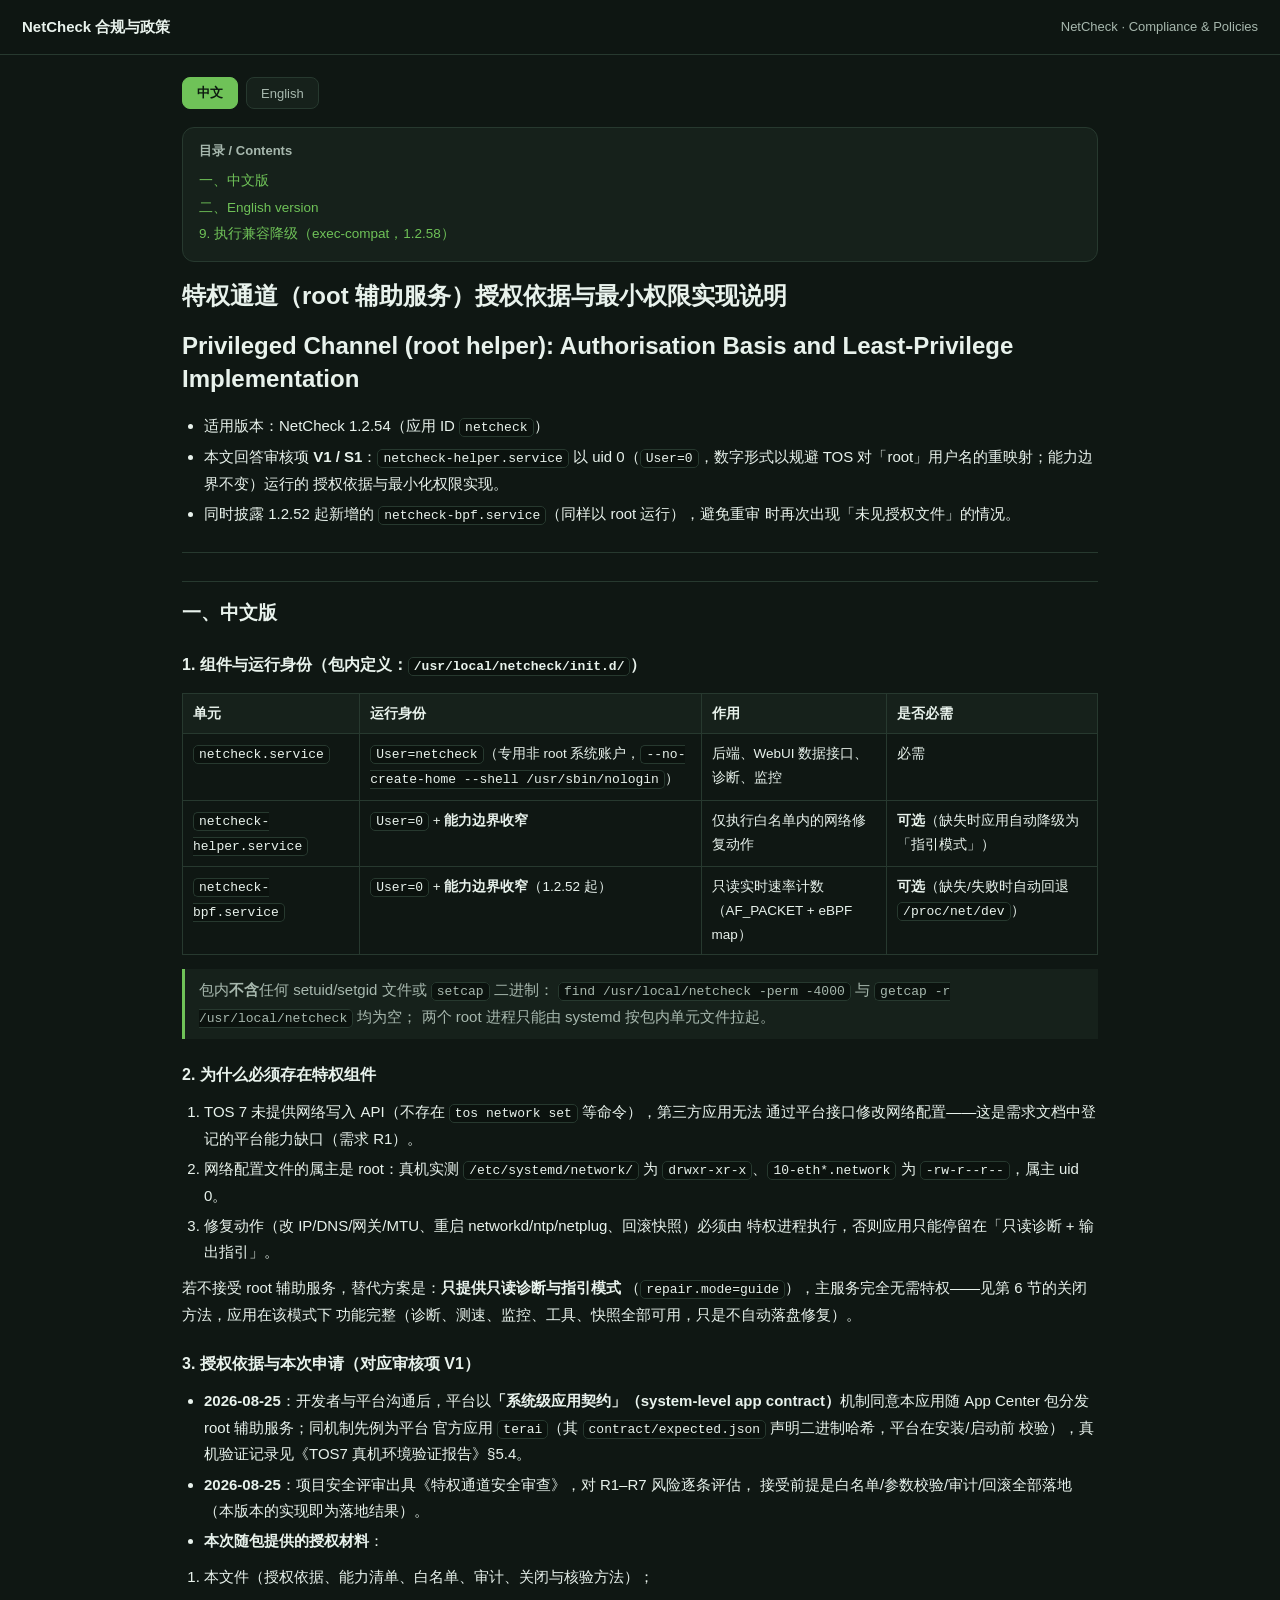
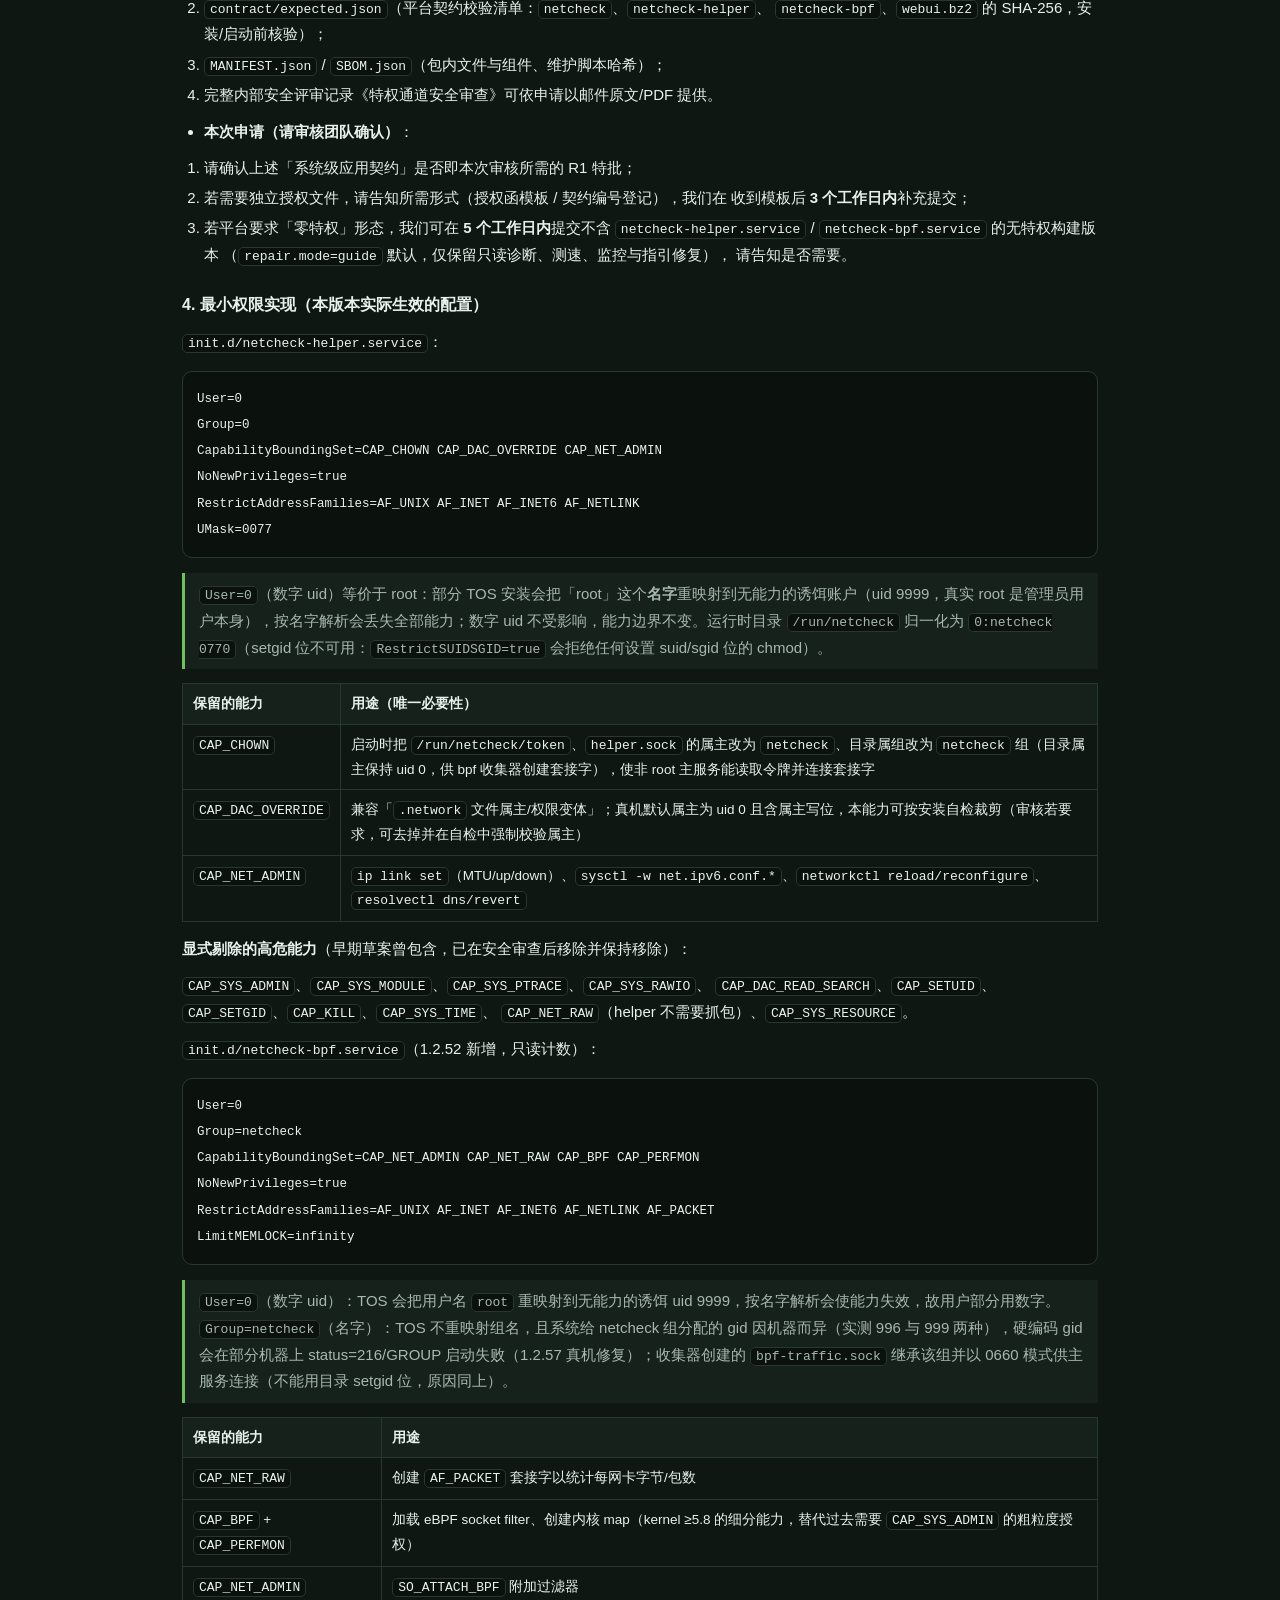
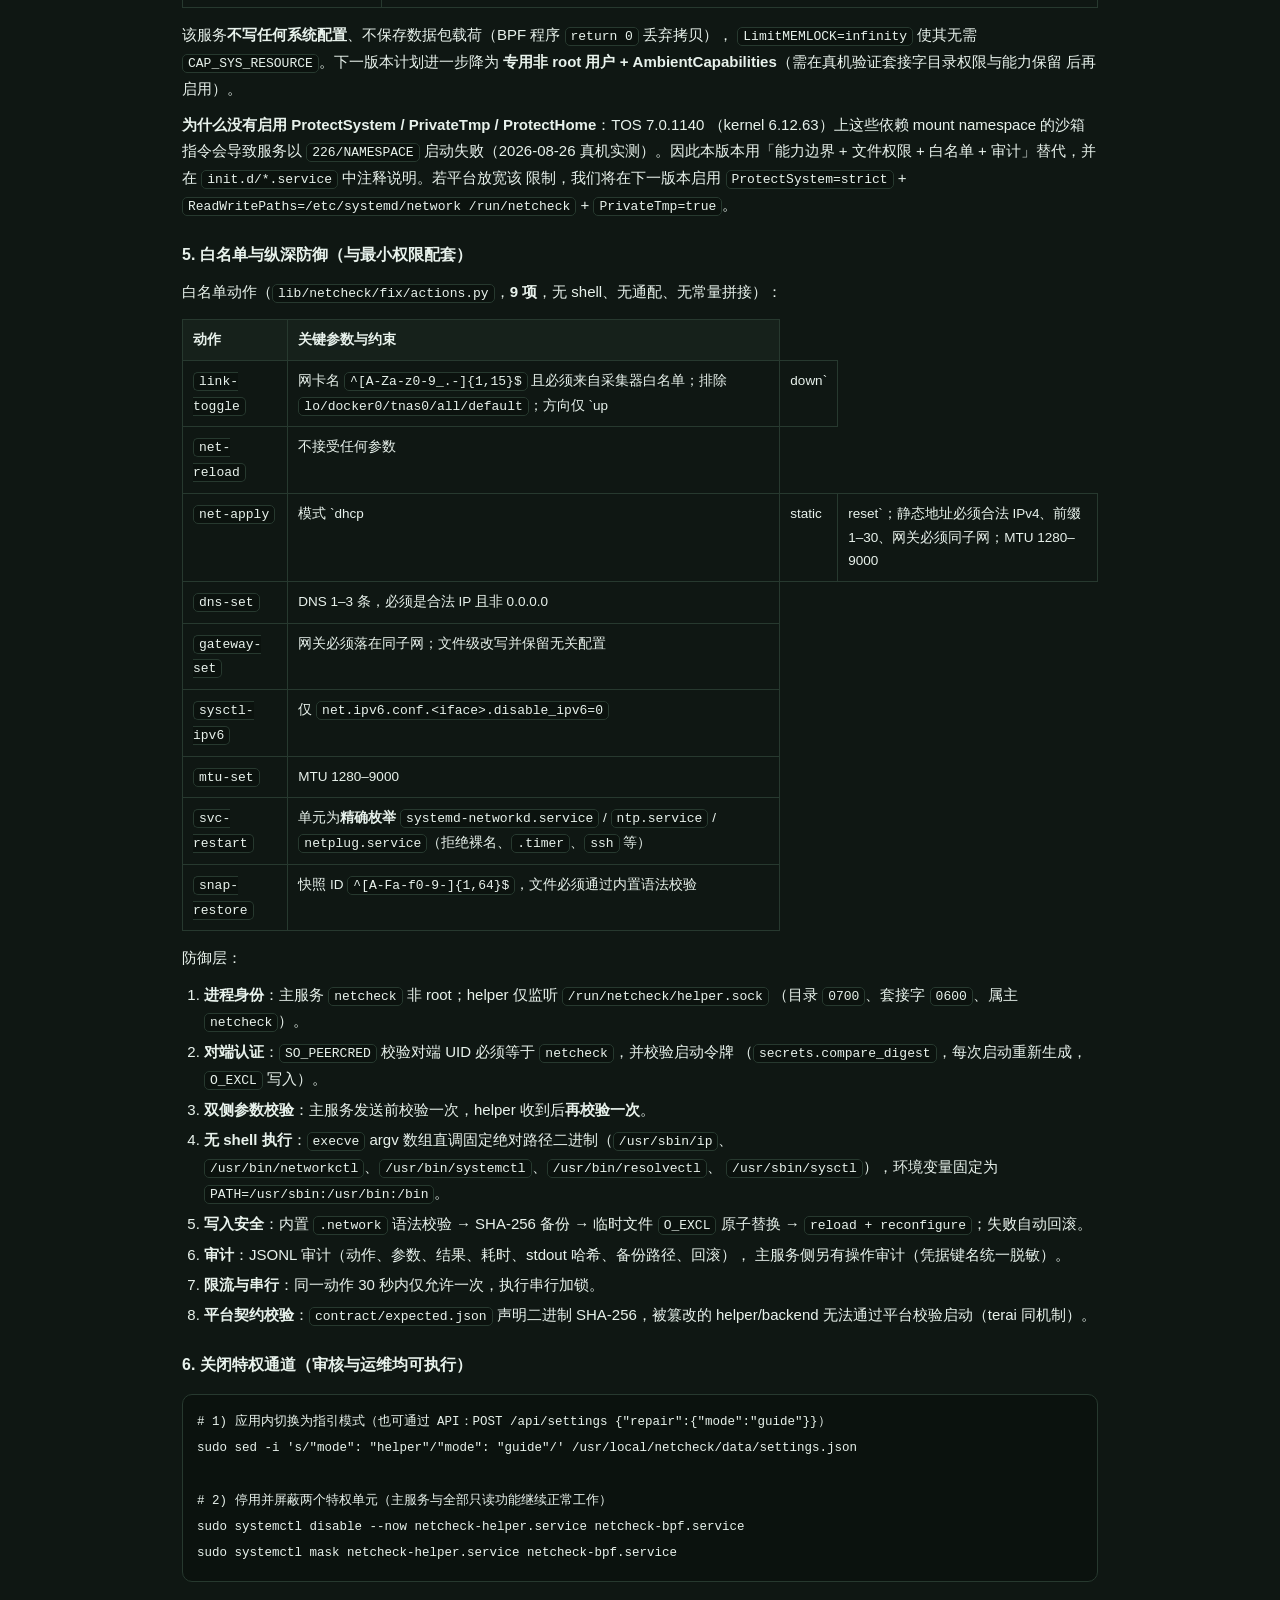
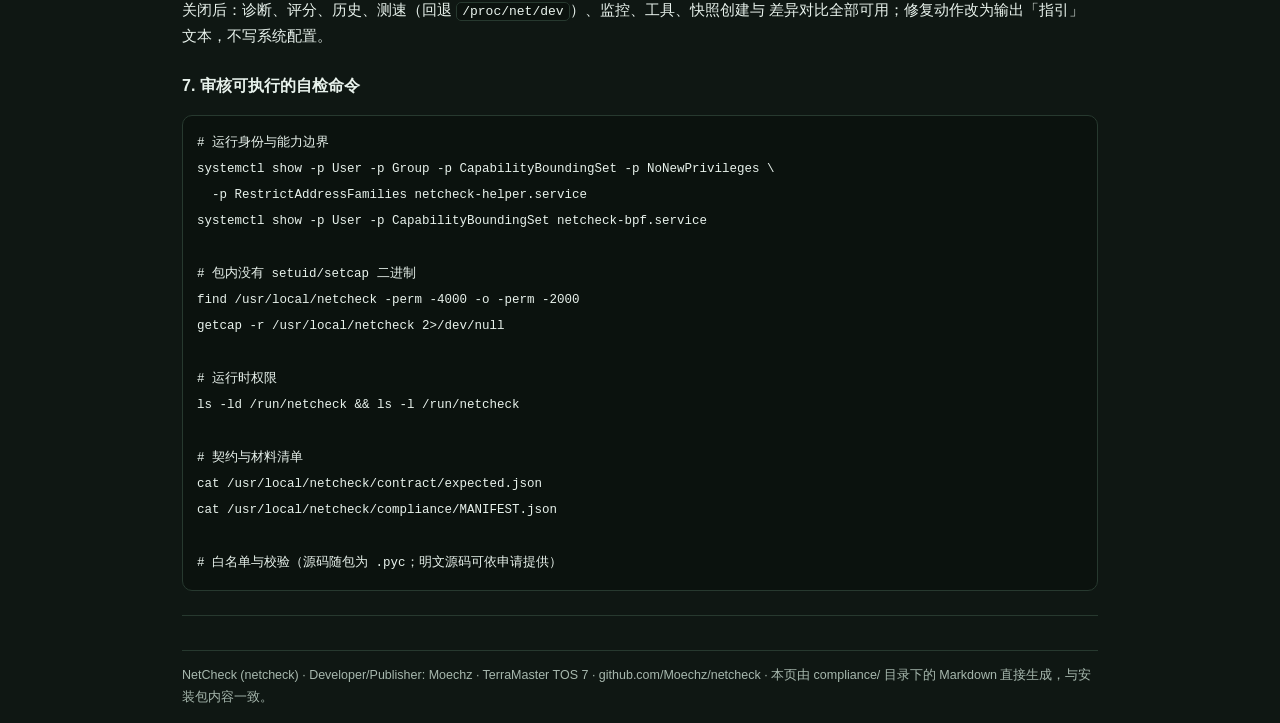
<file: webui/compliance/privileged-channel.html>
<!DOCTYPE html>
<html lang="zh-CN"><head><meta charset="utf-8">
<meta name="viewport" content="width=device-width, initial-scale=1.0">
<title>特权通道授权与最小权限 / Privileged Channel · NetCheck</title>
<style>
:root{--bg:#0f1713;--card:#16211b;--fg:#e8f2ec;--dim:#a7b8ae;--acc:#6fc258;--bd:#27392f}
*{box-sizing:border-box}
body{margin:0;background:var(--bg);color:var(--fg);
 font:15px/1.75 -apple-system,"PingFang SC","Microsoft YaHei",Segoe UI,Roboto,Helvetica,Arial,sans-serif}
header{position:sticky;top:0;z-index:5;display:flex;gap:12px;align-items:center;justify-content:space-between;
 padding:14px 22px;background:rgba(15,23,19,.94);border-bottom:1px solid var(--bd);backdrop-filter:blur(6px)}
header a{color:var(--fg);text-decoration:none;font-weight:600}
header .sub{color:var(--dim);font-size:13px}
main{max-width:960px;margin:0 auto;padding:22px 22px 60px}
.langbar{display:flex;gap:8px;margin:0 0 18px}
.langbar button{cursor:pointer;border:1px solid var(--bd);background:var(--card);color:var(--dim);
 border-radius:8px;padding:6px 14px;font-size:13px}
.langbar button[aria-pressed="true"]{background:var(--acc);border-color:var(--acc);color:#0d1a10;font-weight:600}
h1{font-size:24px;line-height:1.35;margin:6px 0 18px}
h2{font-size:19px;margin:28px 0 10px;padding-top:14px;border-top:1px solid var(--bd)}
h3{font-size:16px;margin:22px 0 8px}
h4{font-size:14px;margin:18px 0 6px;color:var(--dim)}
p{margin:10px 0}
ul,ol{margin:10px 0 10px 22px;padding:0}
li{margin:4px 0}
code{background:#0b120e;border:1px solid var(--bd);border-radius:5px;padding:1px 5px;font-size:13px}
pre{background:#0b120e;border:1px solid var(--bd);border-radius:10px;padding:14px;overflow:auto}
pre code{background:none;border:0;padding:0;font-size:12.5px;line-height:1.6}
blockquote{margin:12px 0;padding:8px 14px;border-left:3px solid var(--acc);background:var(--card);color:var(--dim)}
table{border-collapse:collapse;width:100%;margin:14px 0;font-size:13.5px;display:block;overflow-x:auto}
th,td{border:1px solid var(--bd);padding:8px 10px;text-align:left;vertical-align:top}
th{background:var(--card);font-weight:600;white-space:nowrap}
a{color:var(--acc)}
hr{border:0;border-top:1px solid var(--bd);margin:24px 0}
.cards{display:grid;gap:12px;grid-template-columns:repeat(auto-fill,minmax(280px,1fr));margin:18px 0}
.card{display:block;background:var(--card);border:1px solid var(--bd);border-radius:12px;padding:14px 16px;
 text-decoration:none;color:var(--fg)}
.card b{display:block;font-size:15px;margin-bottom:6px}
.card span{display:block;color:var(--dim);font-size:13px}
.toc{background:var(--card);border:1px solid var(--bd);border-radius:12px;padding:12px 16px;margin:18px 0}
.toc b{display:block;margin-bottom:6px;font-size:13px;color:var(--dim)}
.toc a{display:block;font-size:13.5px;text-decoration:none;margin:3px 0}
footer{color:var(--dim);font-size:12.5px;border-top:1px solid var(--bd);margin-top:34px;padding-top:14px}
[hidden]{display:none}
</style></head>
<body>
<header><a href="index.html">NetCheck 合规与政策</a><span class="sub">NetCheck · Compliance &amp; Policies</span></header>
<main><div class="langbar"><button id="lang-zh" type="button" aria-pressed="true">中文</button><button id="lang-en" type="button" aria-pressed="false">English</button></div><section id="block-zh"><div class="toc"><b>目录 / Contents</b><a href="#一-中文版">一、中文版</a><a href="#二-english-version">二、English version</a><a href="#9-执行兼容降级-exec-compat-1-2-58">9. 执行兼容降级（exec-compat，1.2.58）</a></div><h1 id="特权通道-root-辅助服务-授权依据与最小权限实现说明">特权通道（root 辅助服务）授权依据与最小权限实现说明</h1>
<h1 id="privileged-channel-root-helper-authorisation-basis-and-least-privilege-implementation">Privileged Channel (root helper): Authorisation Basis and Least-Privilege Implementation</h1>
<ul><li>适用版本：NetCheck 1.2.54（应用 ID <code>netcheck</code>）</li><li>本文回答审核项 <strong>V1 / S1</strong>：<code>netcheck-helper.service</code> 以 uid 0（<code>User=0</code>，数字形式以规避 TOS 对「root」用户名的重映射；能力边界不变）运行的 授权依据与最小化权限实现。</li><li>同时披露 1.2.52 起新增的 <code>netcheck-bpf.service</code>（同样以 root 运行），避免重审 时再次出现「未见授权文件」的情况。</li></ul>
<hr>
<h2 id="一-中文版">一、中文版</h2>
<h3 id="1-组件与运行身份-包内定义-usr-local-netcheck-init-d">1. 组件与运行身份（包内定义：<code>/usr/local/netcheck/init.d/</code>）</h3>
<table><thead><tr><th>单元</th><th>运行身份</th><th>作用</th><th>是否必需</th></tr></thead><tbody><tr><td><code>netcheck.service</code></td><td><code>User=netcheck</code>（专用非 root 系统账户，<code>--no-create-home --shell /usr/sbin/nologin</code>）</td><td>后端、WebUI 数据接口、诊断、监控</td><td>必需</td></tr><tr><td><code>netcheck-helper.service</code></td><td><code>User=0</code> + <strong>能力边界收窄</strong></td><td>仅执行白名单内的网络修复动作</td><td><strong>可选</strong>（缺失时应用自动降级为「指引模式」）</td></tr><tr><td><code>netcheck-bpf.service</code></td><td><code>User=0</code> + <strong>能力边界收窄</strong>（1.2.52 起）</td><td>只读实时速率计数（AF_PACKET + eBPF map）</td><td><strong>可选</strong>（缺失/失败时自动回退 <code>/proc/net/dev</code>）</td></tr></tbody></table>
<blockquote>包内<strong>不含</strong>任何 setuid/setgid 文件或 <code>setcap</code> 二进制： <code>find /usr/local/netcheck -perm -4000</code> 与 <code>getcap -r /usr/local/netcheck</code> 均为空； 两个 root 进程只能由 systemd 按包内单元文件拉起。</blockquote>
<h3 id="2-为什么必须存在特权组件">2. 为什么必须存在特权组件</h3>
<ol><li>TOS 7 未提供网络写入 API（不存在 <code>tos network set</code> 等命令），第三方应用无法 通过平台接口修改网络配置——这是需求文档中登记的平台能力缺口（需求 R1）。</li><li>网络配置文件的属主是 root：真机实测 <code>/etc/systemd/network/</code> 为 <code>drwxr-xr-x</code>、<code>10-eth*.network</code> 为 <code>-rw-r--r--</code>，属主 uid 0。</li><li>修复动作（改 IP/DNS/网关/MTU、重启 networkd/ntp/netplug、回滚快照）必须由 特权进程执行，否则应用只能停留在「只读诊断 + 输出指引」。</li></ol>
<p>若不接受 root 辅助服务，替代方案是：<strong>只提供只读诊断与指引模式</strong> （<code>repair.mode=guide</code>），主服务完全无需特权——见第 6 节的关闭方法，应用在该模式下 功能完整（诊断、测速、监控、工具、快照全部可用，只是不自动落盘修复）。</p>
<h3 id="3-授权依据与本次申请-对应审核项-v1">3. 授权依据与本次申请（对应审核项 V1）</h3>
<ul><li><strong>2026-08-25</strong>：开发者与平台沟通后，平台以<strong>「系统级应用契约」（system-level app contract）</strong>机制同意本应用随 App Center 包分发 root 辅助服务；同机制先例为平台 官方应用 <code>terai</code>（其 <code>contract/expected.json</code> 声明二进制哈希，平台在安装/启动前 校验），真机验证记录见《TOS7 真机环境验证报告》§5.4。</li><li><strong>2026-08-25</strong>：项目安全评审出具《特权通道安全审查》，对 R1–R7 风险逐条评估， 接受前提是白名单/参数校验/审计/回滚全部落地（本版本的实现即为落地结果）。</li><li><strong>本次随包提供的授权材料</strong>：</li></ul>
<ol><li>本文件（授权依据、能力清单、白名单、审计、关闭与核验方法）；</li><li><code>contract/expected.json</code>（平台契约校验清单：<code>netcheck</code>、<code>netcheck-helper</code>、 <code>netcheck-bpf</code>、<code>webui.bz2</code> 的 SHA-256，安装/启动前核验）；</li><li><code>MANIFEST.json</code> / <code>SBOM.json</code>（包内文件与组件、维护脚本哈希）；</li><li>完整内部安全评审记录《特权通道安全审查》可依申请以邮件原文/PDF 提供。</li></ol>
<ul><li><strong>本次申请（请审核团队确认）</strong>：</li></ul>
<ol><li>请确认上述「系统级应用契约」是否即本次审核所需的 R1 特批；</li><li>若需要独立授权文件，请告知所需形式（授权函模板 / 契约编号登记），我们在 收到模板后 <strong>3 个工作日内</strong>补充提交；</li><li>若平台要求「零特权」形态，我们可在 <strong>5 个工作日内</strong>提交不含 <code>netcheck-helper.service</code> / <code>netcheck-bpf.service</code> 的无特权构建版本 （<code>repair.mode=guide</code> 默认，仅保留只读诊断、测速、监控与指引修复）， 请告知是否需要。</li></ol>
<h3 id="4-最小权限实现-本版本实际生效的配置">4. 最小权限实现（本版本实际生效的配置）</h3>
<p><code>init.d/netcheck-helper.service</code>：</p>
<pre><code>User=0
Group=0
CapabilityBoundingSet=CAP_CHOWN CAP_DAC_OVERRIDE CAP_NET_ADMIN
NoNewPrivileges=true
RestrictAddressFamilies=AF_UNIX AF_INET AF_INET6 AF_NETLINK
UMask=0077</code></pre>
<blockquote><code>User=0</code>（数字 uid）等价于 root：部分 TOS 安装会把「root」这个<strong>名字</strong>重映射到无能力的诱饵账户（uid 9999，真实 root 是管理员用户本身），按名字解析会丢失全部能力；数字 uid 不受影响，能力边界不变。运行时目录 <code>/run/netcheck</code> 归一化为 <code>0:netcheck 0770</code>（setgid 位不可用：<code>RestrictSUIDSGID=true</code> 会拒绝任何设置 suid/sgid 位的 chmod）。</blockquote>
<table><thead><tr><th>保留的能力</th><th>用途（唯一必要性）</th></tr></thead><tbody><tr><td><code>CAP_CHOWN</code></td><td>启动时把 <code>/run/netcheck/token</code>、<code>helper.sock</code> 的属主改为 <code>netcheck</code>、目录属组改为 <code>netcheck</code> 组（目录属主保持 uid 0，供 bpf 收集器创建套接字），使非 root 主服务能读取令牌并连接套接字</td></tr><tr><td><code>CAP_DAC_OVERRIDE</code></td><td>兼容「<code>.network</code> 文件属主/权限变体」；真机默认属主为 uid 0 且含属主写位，本能力可按安装自检裁剪（审核若要求，可去掉并在自检中强制校验属主）</td></tr><tr><td><code>CAP_NET_ADMIN</code></td><td><code>ip link set</code>（MTU/up/down）、<code>sysctl -w net.ipv6.conf.*</code>、<code>networkctl reload/reconfigure</code>、<code>resolvectl dns/revert</code></td></tr></tbody></table>
<p><strong>显式剔除的高危能力</strong>（早期草案曾包含，已在安全审查后移除并保持移除）：</p>
<p><code>CAP_SYS_ADMIN</code>、<code>CAP_SYS_MODULE</code>、<code>CAP_SYS_PTRACE</code>、<code>CAP_SYS_RAWIO</code>、 <code>CAP_DAC_READ_SEARCH</code>、<code>CAP_SETUID</code>、<code>CAP_SETGID</code>、<code>CAP_KILL</code>、<code>CAP_SYS_TIME</code>、 <code>CAP_NET_RAW</code>（helper 不需要抓包）、<code>CAP_SYS_RESOURCE</code>。</p>
<p><code>init.d/netcheck-bpf.service</code>（1.2.52 新增，只读计数）：</p>
<pre><code>User=0
Group=netcheck
CapabilityBoundingSet=CAP_NET_ADMIN CAP_NET_RAW CAP_BPF CAP_PERFMON
NoNewPrivileges=true
RestrictAddressFamilies=AF_UNIX AF_INET AF_INET6 AF_NETLINK AF_PACKET
LimitMEMLOCK=infinity</code></pre>
<blockquote><code>User=0</code>（数字 uid）：TOS 会把用户名 <code>root</code> 重映射到无能力的诱饵 uid 9999，按名字解析会使能力失效，故用户部分用数字。<code>Group=netcheck</code>（名字）：TOS 不重映射组名，且系统给 netcheck 组分配的 gid 因机器而异（实测 996 与 999 两种），硬编码 gid 会在部分机器上 status=216/GROUP 启动失败（1.2.57 真机修复）；收集器创建的 <code>bpf-traffic.sock</code> 继承该组并以 0660 模式供主服务连接（不能用目录 setgid 位，原因同上）。</blockquote>
<table><thead><tr><th>保留的能力</th><th>用途</th></tr></thead><tbody><tr><td><code>CAP_NET_RAW</code></td><td>创建 <code>AF_PACKET</code> 套接字以统计每网卡字节/包数</td></tr><tr><td><code>CAP_BPF</code> + <code>CAP_PERFMON</code></td><td>加载 eBPF socket filter、创建内核 map（kernel ≥5.8 的细分能力，替代过去需要 <code>CAP_SYS_ADMIN</code> 的粗粒度授权）</td></tr><tr><td><code>CAP_NET_ADMIN</code></td><td><code>SO_ATTACH_BPF</code> 附加过滤器</td></tr></tbody></table>
<p>该服务<strong>不写任何系统配置</strong>、不保存数据包载荷（BPF 程序 <code>return 0</code> 丢弃拷贝）， <code>LimitMEMLOCK=infinity</code> 使其无需 <code>CAP_SYS_RESOURCE</code>。下一版本计划进一步降为 <strong>专用非 root 用户 + AmbientCapabilities</strong>（需在真机验证套接字目录权限与能力保留 后再启用）。</p>
<p><strong>为什么没有启用 ProtectSystem / PrivateTmp / ProtectHome</strong>：TOS 7.0.1140 （kernel 6.12.63）上这些依赖 mount namespace 的沙箱指令会导致服务以 <code>226/NAMESPACE</code> 启动失败（2026-08-26 真机实测）。因此本版本用「能力边界 + 文件权限 + 白名单 + 审计」替代，并在 <code>init.d/*.service</code> 中注释说明。若平台放宽该 限制，我们将在下一版本启用 <code>ProtectSystem=strict</code> + <code>ReadWritePaths=/etc/systemd/network /run/netcheck</code> + <code>PrivateTmp=true</code>。</p>
<h3 id="5-白名单与纵深防御-与最小权限配套">5. 白名单与纵深防御（与最小权限配套）</h3>
<p>白名单动作（<code>lib/netcheck/fix/actions.py</code>，<strong>9 项</strong>，无 shell、无通配、无常量拼接）：</p>
<table><thead><tr><th>动作</th><th>关键参数与约束</th></tr></thead><tbody><tr><td><code>link-toggle</code></td><td>网卡名 <code>^[A-Za-z0-9_.-]{1,15}$</code> 且必须来自采集器白名单；排除 <code>lo/docker0/tnas0/all/default</code>；方向仅 `up</td><td>down`</td></tr><tr><td><code>net-reload</code></td><td>不接受任何参数</td></tr><tr><td><code>net-apply</code></td><td>模式 `dhcp</td><td>static</td><td>reset`；静态地址必须合法 IPv4、前缀 1–30、网关必须同子网；MTU 1280–9000</td></tr><tr><td><code>dns-set</code></td><td>DNS 1–3 条，必须是合法 IP 且非 0.0.0.0</td></tr><tr><td><code>gateway-set</code></td><td>网关必须落在同子网；文件级改写并保留无关配置</td></tr><tr><td><code>sysctl-ipv6</code></td><td>仅 <code>net.ipv6.conf.&lt;iface&gt;.disable_ipv6=0</code></td></tr><tr><td><code>mtu-set</code></td><td>MTU 1280–9000</td></tr><tr><td><code>svc-restart</code></td><td>单元为<strong>精确枚举</strong> <code>systemd-networkd.service</code> / <code>ntp.service</code> / <code>netplug.service</code>（拒绝裸名、<code>.timer</code>、<code>ssh</code> 等）</td></tr><tr><td><code>snap-restore</code></td><td>快照 ID <code>^[A-Fa-f0-9-]{1,64}$</code>，文件必须通过内置语法校验</td></tr></tbody></table>
<p>防御层：</p>
<ol><li><strong>进程身份</strong>：主服务 <code>netcheck</code> 非 root；helper 仅监听 <code>/run/netcheck/helper.sock</code> （目录 <code>0700</code>、套接字 <code>0600</code>、属主 <code>netcheck</code>）。</li><li><strong>对端认证</strong>：<code>SO_PEERCRED</code> 校验对端 UID 必须等于 <code>netcheck</code>，并校验启动令牌 （<code>secrets.compare_digest</code>，每次启动重新生成，<code>O_EXCL</code> 写入）。</li><li><strong>双侧参数校验</strong>：主服务发送前校验一次，helper 收到后<strong>再校验一次</strong>。</li><li><strong>无 shell 执行</strong>：<code>execve</code> argv 数组直调固定绝对路径二进制（<code>/usr/sbin/ip</code>、 <code>/usr/bin/networkctl</code>、<code>/usr/bin/systemctl</code>、<code>/usr/bin/resolvectl</code>、 <code>/usr/sbin/sysctl</code>），环境变量固定为 <code>PATH=/usr/sbin:/usr/bin:/bin</code>。</li><li><strong>写入安全</strong>：内置 <code>.network</code> 语法校验 → SHA-256 备份 → 临时文件 <code>O_EXCL</code> 原子替换 → <code>reload + reconfigure</code>；失败自动回滚。</li><li><strong>审计</strong>：JSONL 审计（动作、参数、结果、耗时、stdout 哈希、备份路径、回滚）， 主服务侧另有操作审计（凭据键名统一脱敏）。</li><li><strong>限流与串行</strong>：同一动作 30 秒内仅允许一次，执行串行加锁。</li><li><strong>平台契约校验</strong>：<code>contract/expected.json</code> 声明二进制 SHA-256，被篡改的 helper/backend 无法通过平台校验启动（terai 同机制）。</li></ol>
<h3 id="6-关闭特权通道-审核与运维均可执行">6. 关闭特权通道（审核与运维均可执行）</h3>
<pre><code># 1) 应用内切换为指引模式（也可通过 API：POST /api/settings {&quot;repair&quot;:{&quot;mode&quot;:&quot;guide&quot;}}）
sudo sed -i &#x27;s/&quot;mode&quot;: &quot;helper&quot;/&quot;mode&quot;: &quot;guide&quot;/&#x27; /usr/local/netcheck/data/settings.json

# 2) 停用并屏蔽两个特权单元（主服务与全部只读功能继续正常工作）
sudo systemctl disable --now netcheck-helper.service netcheck-bpf.service
sudo systemctl mask netcheck-helper.service netcheck-bpf.service</code></pre>
<p>关闭后：诊断、评分、历史、测速（回退 <code>/proc/net/dev</code>）、监控、工具、快照创建与 差异对比全部可用；修复动作改为输出「指引」文本，不写系统配置。</p>
<h3 id="7-审核可执行的自检命令">7. 审核可执行的自检命令</h3>
<pre><code># 运行身份与能力边界
systemctl show -p User -p Group -p CapabilityBoundingSet -p NoNewPrivileges \
  -p RestrictAddressFamilies netcheck-helper.service
systemctl show -p User -p CapabilityBoundingSet netcheck-bpf.service

# 包内没有 setuid/setcap 二进制
find /usr/local/netcheck -perm -4000 -o -perm -2000
getcap -r /usr/local/netcheck 2&gt;/dev/null

# 运行时权限
ls -ld /run/netcheck &amp;&amp; ls -l /run/netcheck

# 契约与材料清单
cat /usr/local/netcheck/contract/expected.json
cat /usr/local/netcheck/compliance/MANIFEST.json

# 白名单与校验（源码随包为 .pyc；明文源码可依申请提供）</code></pre>
<hr>
</section><section id="block-en" hidden><h2 id="二-english-version">二、English version</h2>
<h3 id="components-and-identities">Components and identities</h3>
<p><code>netcheck.service</code> runs as the dedicated non-root account <code>netcheck</code> (<code>--no-create-home --shell /usr/sbin/nologin</code>). <code>netcheck-helper.service</code> runs as root with a <strong>capability bounding set of <code>CAP_CHOWN CAP_DAC_OVERRIDE CAP_NET_ADMIN</code></strong>, <code>NoNewPrivileges=true</code>, <code>RestrictAddressFamilies=AF_UNIX AF_INET AF_INET6 AF_NETLINK</code>, <code>UMask=0077</code>. <code>netcheck-bpf.service</code> (new in 1.2.52) runs as root with <code>CapabilityBoundingSet=CAP_NET_ADMIN CAP_NET_RAW CAP_BPF CAP_PERFMON</code>, <code>LimitMEMLOCK=infinity</code> and never writes system configuration. The package contains no setuid/setgid file and no <code>setcap</code> binary — both root processes can only be started by systemd from the packaged units.</p>
<p><strong>Platform exec-compat exception (1.2.58).</strong> A small number of TOS builds (observed 2026-09-15 on one production NAS, systemd 249) reject <code>execve</code> under <code>NoNewPrivileges</code> with systemd <code>203/EXEC</code> — even for <code>/bin/true</code> — and on that same build <code>RestrictSUIDSGID</code>/<code>RestrictAddressFamilies</code> additionally break exec for the non-root service user. The package therefore probes this once at install time (<code>systemd-run</code> transient units, 15 s timeout, <code>--collect</code> cleanup, result written to the dpkg log). Only when the probe fails does postinst install <code>80-netcheck-exec-compat.conf</code> drop-ins that set <code>NoNewPrivileges=false</code> (plus <code>RestrictSUIDSGID=false</code> and a cleared <code>RestrictAddressFamilies</code> for the non-root backend only). Capability bounding sets, service users, socket ownership and every other isolation directive are unchanged by this path, and the drop-ins are removed automatically once the platform probe passes again. Unaffected platforms keep the fully hardened templates (verified on two production NAS units); the relaxation path was verified on the affected unit via equivalent field drop-ins.</p>
<h3 id="why-privilege-is-required">Why privilege is required</h3>
<p>TOS 7 exposes no network-write API, and <code>/etc/systemd/network/*.network</code> is root-owned (measured on device: owner uid 0 with the owner-write bit). Without a privileged channel the application can only diagnose and print guidance. Removing it is supported: switch <code>repair.mode</code> to <code>guide</code> and <code>systemctl disable --now</code> both units (section 6) — diagnosis, scoring, history, bandwidth, monitoring, tools and snapshots keep working.</p>
<h3 id="authorisation-basis-review-item-v1">Authorisation basis (review item V1)</h3>
<p>On 2026-08-25 the platform agreed, under the <strong>system-level app contract</strong> mechanism (the same mechanism used by the official <code>terai</code> app, whose <code>contract/expected.json</code> hashes are verified by the platform before install/startup — device verification report §5.4), that this root helper ships with the App Center package; the project security review documented the corresponding R1–R7 risk acceptance. Because that agreement was never shipped as a standalone document, this dossier now ships the basis, the capability inventory, the whitelist, the audit trail and the off-switch. <strong>We request confirmation</strong> that the system-level app contract is the required R1 approval, or the template/registration form you need (we will provide it within three working days). If a zero-privilege form is required instead, we can deliver, within five working days, a build that omits both privileged units and defaults to <code>repair.mode=guide</code>.</p>
<h3 id="least-privilege">Least privilege</h3>
<p>Only three capabilities are retained for the helper, each with a single necessity: <code>CAP_CHOWN</code> (hand the runtime token/socket to the <code>netcheck</code> user), <code>CAP_DAC_OVERRIDE</code> (compatibility with future ownership variants — removable once the installer self-check asserts owner uid 0 plus the owner-write bit) and <code>CAP_NET_ADMIN</code> (<code>ip link set</code>, IPv6 sysctl, <code>networkctl</code>, <code>resolvectl</code>). <code>CAP_SYS_ADMIN</code>, <code>CAP_SYS_MODULE</code>, <code>CAP_SYS_PTRACE</code>, <code>CAP_SYS_RAWIO</code>, <code>CAP_DAC_READ_SEARCH</code>, <code>CAP_SETUID</code>, <code>CAP_SETGID</code>, <code>CAP_KILL</code>, <code>CAP_SYS_TIME</code>, <code>CAP_NET_RAW</code> and <code>CAP_SYS_RESOURCE</code> are explicitly removed. Mount-namespace sandboxing (<code>ProtectSystem</code>, <code>PrivateTmp</code>, <code>ProtectHome</code>) is not enabled because it fails with <code>226/NAMESPACE</code> on TOS kernel 6.12.63; the units document this and the plan to enable it once the platform allows.</p>
<h3 id="whitelist-and-defence-in-depth">Whitelist and defence in depth</h3>
<p>Nine whitelisted actions with two-sided parameter validation (interface regex plus collector whitelist, exact unit enum, DNS 1–3 valid IPs, gateway in the same subnet, MTU 1280–9000, snapshot ID regex), no shell, fixed absolute binaries, built-in <code>.network</code> syntax check, SHA-256 backup with automatic rollback, JSONL audit with redaction, 30-second per-action rate limit, serial execution lock, <code>SO_PEERCRED</code> peer-UID plus startup-token authentication, and platform contract hash verification. Reviewers can self-verify with the commands in section 7.</p>
<hr>
<h2 id="9-执行兼容降级-exec-compat-1-2-58">9. 执行兼容降级（exec-compat，1.2.58）</h2>
<p><strong>背景</strong>：2026-09-15 在一台生产 NAS（TOS，systemd 249）上实测：该平台的 systemd 在 <code>NoNewPrivileges=true</code> 下拒绝任何 <code>execve</code>（<code>203/EXEC</code>，连 <code>/bin/true</code> 都失败）；同一平台上 <code>RestrictSUIDSGID=true</code> 或 <code>RestrictAddressFamilies=…</code> 对非 root 服务用户同样导致 exec 失败。三个 服务因此全部无法启动，页面表现为 TOS 代理报 <code>invalid api socket</code>。</p>
<p><strong>机制</strong>：安装脚本（postinst）在安装时做一次性最小探测——用 <code>systemd-run --wait --collect</code> 分别验证 (a) <code>NoNewPrivileges=true</code> 下能否 exec；(b) 非特权用户叠加全部沙箱过滤后能否 exec。探测有 15 秒超时、 <code>--collect</code> 清理临时 unit、结果写入 dpkg 日志。<strong>仅当探测失败</strong>才安装 <code>80-netcheck-exec-compat.conf</code> 降级 drop-in：主后端 <code>NoNewPrivileges=false</code> + <code>RestrictSUIDSGID=false</code> + 清空 <code>RestrictAddressFamilies</code>；两个特权服务仅 <code>NoNewPrivileges=false</code>。</p>
<p><strong>不妥协项</strong>：该路径不扩大 CapabilityBoundingSet、不改变服务用户 （主后端仍为非特权 <code>netcheck</code>，特权服务仍为数字 uid 0）、不改变 socket 属主与 0600/0660 权限、不新增 setuid/setgid 文件。探测通过的平台继续 使用完整加固模板（两台生产 NAS 验证）；降级文件在后续安装探测通过时 自动移除。可用环境变量 <code>NETCHECK_EXEC_COMPAT=force|off</code> 覆盖探测（测试 钩子）。</p>
<p><strong>旧现场补丁迁移</strong>：升级时会识别现场修复产生的 <code>90-tos-compat.conf</code>（已知文件名），先备份到 <code>/var/backups/netcheck/legacy-dropins-&lt;时间戳&gt;/</code> 再移除，避免旧覆盖与新 模板叠层冲突；其他自定义 drop-in 一律不动并告警。卸载（purge）只删除 本包生成的 <code>80-netcheck-exec-compat.conf</code>。</p></section>
<footer>NetCheck (netcheck) · Developer/Publisher: Moechz · TerraMaster TOS 7 ·
github.com/Moechz/netcheck · 本页由 compliance/ 目录下的 Markdown 直接生成，与安装包内容一致。</footer>
</main><script>
(function(){
  var zh=document.getElementById('lang-zh'),en=document.getElementById('lang-en');
  if(!zh||!en)return;
  function apply(lang){
    document.documentElement.setAttribute('data-lang',lang);
    var showZh=lang!=='en';
    document.getElementById('block-zh').hidden=!showZh;
    document.getElementById('block-en').hidden=showZh;
    zh.setAttribute('aria-pressed',String(showZh));
    en.setAttribute('aria-pressed',String(!showZh));
  }
  zh.addEventListener('click',function(){apply('zh');});
  en.addEventListener('click',function(){apply('en');});
  var q=(location.search.match(/[?&]lang=(\w+)/)||[])[1];
  apply(q==='en'?'en':'zh');
})();
</script></body></html>
</file>
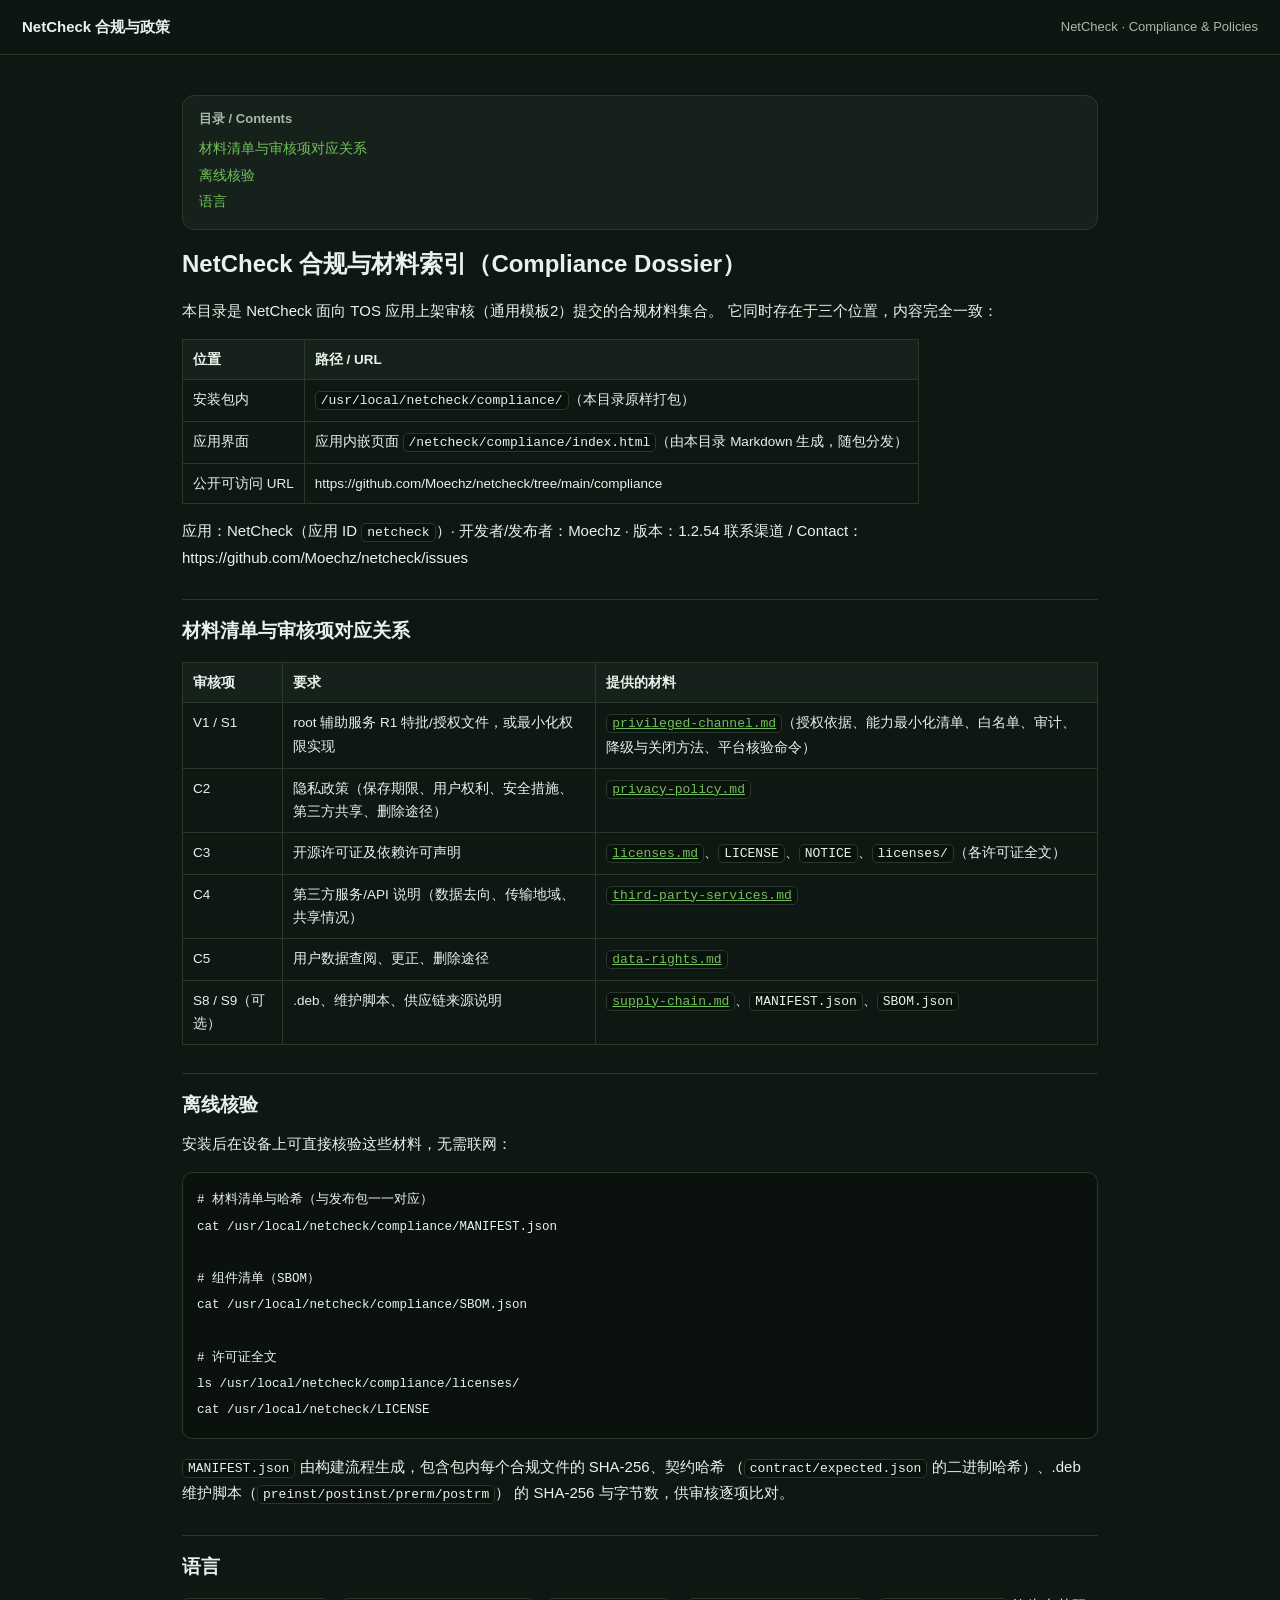
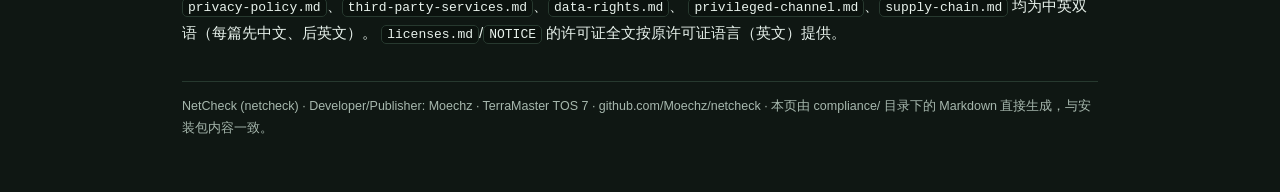
<file: webui/compliance/README.html>
<!DOCTYPE html>
<html lang="zh-CN"><head><meta charset="utf-8">
<meta name="viewport" content="width=device-width, initial-scale=1.0">
<title>材料索引 / Dossier Index · NetCheck</title>
<style>
:root{--bg:#0f1713;--card:#16211b;--fg:#e8f2ec;--dim:#a7b8ae;--acc:#6fc258;--bd:#27392f}
*{box-sizing:border-box}
body{margin:0;background:var(--bg);color:var(--fg);
 font:15px/1.75 -apple-system,"PingFang SC","Microsoft YaHei",Segoe UI,Roboto,Helvetica,Arial,sans-serif}
header{position:sticky;top:0;z-index:5;display:flex;gap:12px;align-items:center;justify-content:space-between;
 padding:14px 22px;background:rgba(15,23,19,.94);border-bottom:1px solid var(--bd);backdrop-filter:blur(6px)}
header a{color:var(--fg);text-decoration:none;font-weight:600}
header .sub{color:var(--dim);font-size:13px}
main{max-width:960px;margin:0 auto;padding:22px 22px 60px}
.langbar{display:flex;gap:8px;margin:0 0 18px}
.langbar button{cursor:pointer;border:1px solid var(--bd);background:var(--card);color:var(--dim);
 border-radius:8px;padding:6px 14px;font-size:13px}
.langbar button[aria-pressed="true"]{background:var(--acc);border-color:var(--acc);color:#0d1a10;font-weight:600}
h1{font-size:24px;line-height:1.35;margin:6px 0 18px}
h2{font-size:19px;margin:28px 0 10px;padding-top:14px;border-top:1px solid var(--bd)}
h3{font-size:16px;margin:22px 0 8px}
h4{font-size:14px;margin:18px 0 6px;color:var(--dim)}
p{margin:10px 0}
ul,ol{margin:10px 0 10px 22px;padding:0}
li{margin:4px 0}
code{background:#0b120e;border:1px solid var(--bd);border-radius:5px;padding:1px 5px;font-size:13px}
pre{background:#0b120e;border:1px solid var(--bd);border-radius:10px;padding:14px;overflow:auto}
pre code{background:none;border:0;padding:0;font-size:12.5px;line-height:1.6}
blockquote{margin:12px 0;padding:8px 14px;border-left:3px solid var(--acc);background:var(--card);color:var(--dim)}
table{border-collapse:collapse;width:100%;margin:14px 0;font-size:13.5px;display:block;overflow-x:auto}
th,td{border:1px solid var(--bd);padding:8px 10px;text-align:left;vertical-align:top}
th{background:var(--card);font-weight:600;white-space:nowrap}
a{color:var(--acc)}
hr{border:0;border-top:1px solid var(--bd);margin:24px 0}
.cards{display:grid;gap:12px;grid-template-columns:repeat(auto-fill,minmax(280px,1fr));margin:18px 0}
.card{display:block;background:var(--card);border:1px solid var(--bd);border-radius:12px;padding:14px 16px;
 text-decoration:none;color:var(--fg)}
.card b{display:block;font-size:15px;margin-bottom:6px}
.card span{display:block;color:var(--dim);font-size:13px}
.toc{background:var(--card);border:1px solid var(--bd);border-radius:12px;padding:12px 16px;margin:18px 0}
.toc b{display:block;margin-bottom:6px;font-size:13px;color:var(--dim)}
.toc a{display:block;font-size:13.5px;text-decoration:none;margin:3px 0}
footer{color:var(--dim);font-size:12.5px;border-top:1px solid var(--bd);margin-top:34px;padding-top:14px}
[hidden]{display:none}
</style></head>
<body>
<header><a href="index.html">NetCheck 合规与政策</a><span class="sub">NetCheck · Compliance &amp; Policies</span></header>
<main><section id="block-zh"><div class="toc"><b>目录 / Contents</b><a href="#材料清单与审核项对应关系">材料清单与审核项对应关系</a><a href="#离线核验">离线核验</a><a href="#语言">语言</a></div><h1 id="netcheck-合规与材料索引-compliance-dossier">NetCheck 合规与材料索引（Compliance Dossier）</h1>
<p>本目录是 NetCheck 面向 TOS 应用上架审核（通用模板2）提交的合规材料集合。 它同时存在于三个位置，内容完全一致：</p>
<table><thead><tr><th>位置</th><th>路径 / URL</th></tr></thead><tbody><tr><td>安装包内</td><td><code>/usr/local/netcheck/compliance/</code>（本目录原样打包）</td></tr><tr><td>应用界面</td><td>应用内嵌页面 <code>/netcheck/compliance/index.html</code>（由本目录 Markdown 生成，随包分发）</td></tr><tr><td>公开可访问 URL</td><td>https://github.com/Moechz/netcheck/tree/main/compliance</td></tr></tbody></table>
<p>应用：NetCheck（应用 ID <code>netcheck</code>）· 开发者/发布者：Moechz · 版本：1.2.54 联系渠道 / Contact：https://github.com/Moechz/netcheck/issues</p>
<h2 id="材料清单与审核项对应关系">材料清单与审核项对应关系</h2>
<table><thead><tr><th>审核项</th><th>要求</th><th>提供的材料</th></tr></thead><tbody><tr><td>V1 / S1</td><td>root 辅助服务 R1 特批/授权文件，或最小化权限实现</td><td><a href="privileged-channel.md"><code>privileged-channel.md</code></a>（授权依据、能力最小化清单、白名单、审计、降级与关闭方法、平台核验命令）</td></tr><tr><td>C2</td><td>隐私政策（保存期限、用户权利、安全措施、第三方共享、删除途径）</td><td><a href="privacy-policy.md"><code>privacy-policy.md</code></a></td></tr><tr><td>C3</td><td>开源许可证及依赖许可声明</td><td><a href="licenses.md"><code>licenses.md</code></a>、<code>LICENSE</code>、<code>NOTICE</code>、<code>licenses/</code>（各许可证全文）</td></tr><tr><td>C4</td><td>第三方服务/API 说明（数据去向、传输地域、共享情况）</td><td><a href="third-party-services.md"><code>third-party-services.md</code></a></td></tr><tr><td>C5</td><td>用户数据查阅、更正、删除途径</td><td><a href="data-rights.md"><code>data-rights.md</code></a></td></tr><tr><td>S8 / S9（可选）</td><td>.deb、维护脚本、供应链来源说明</td><td><a href="supply-chain.md"><code>supply-chain.md</code></a>、<code>MANIFEST.json</code>、<code>SBOM.json</code></td></tr></tbody></table>
<h2 id="离线核验">离线核验</h2>
<p>安装后在设备上可直接核验这些材料，无需联网：</p>
<pre><code># 材料清单与哈希（与发布包一一对应）
cat /usr/local/netcheck/compliance/MANIFEST.json

# 组件清单（SBOM）
cat /usr/local/netcheck/compliance/SBOM.json

# 许可证全文
ls /usr/local/netcheck/compliance/licenses/
cat /usr/local/netcheck/LICENSE</code></pre>
<p><code>MANIFEST.json</code> 由构建流程生成，包含包内每个合规文件的 SHA-256、契约哈希 （<code>contract/expected.json</code> 的二进制哈希）、.deb 维护脚本（<code>preinst/postinst/prerm/postrm</code>） 的 SHA-256 与字节数，供审核逐项比对。</p>
<h2 id="语言">语言</h2>
<p><code>privacy-policy.md</code>、<code>third-party-services.md</code>、<code>data-rights.md</code>、 <code>privileged-channel.md</code>、<code>supply-chain.md</code> 均为中英双语（每篇先中文、后英文）。 <code>licenses.md</code>/<code>NOTICE</code> 的许可证全文按原许可证语言（英文）提供。</p></section>
<footer>NetCheck (netcheck) · Developer/Publisher: Moechz · TerraMaster TOS 7 ·
github.com/Moechz/netcheck · 本页由 compliance/ 目录下的 Markdown 直接生成，与安装包内容一致。</footer>
</main></body></html>
</file>
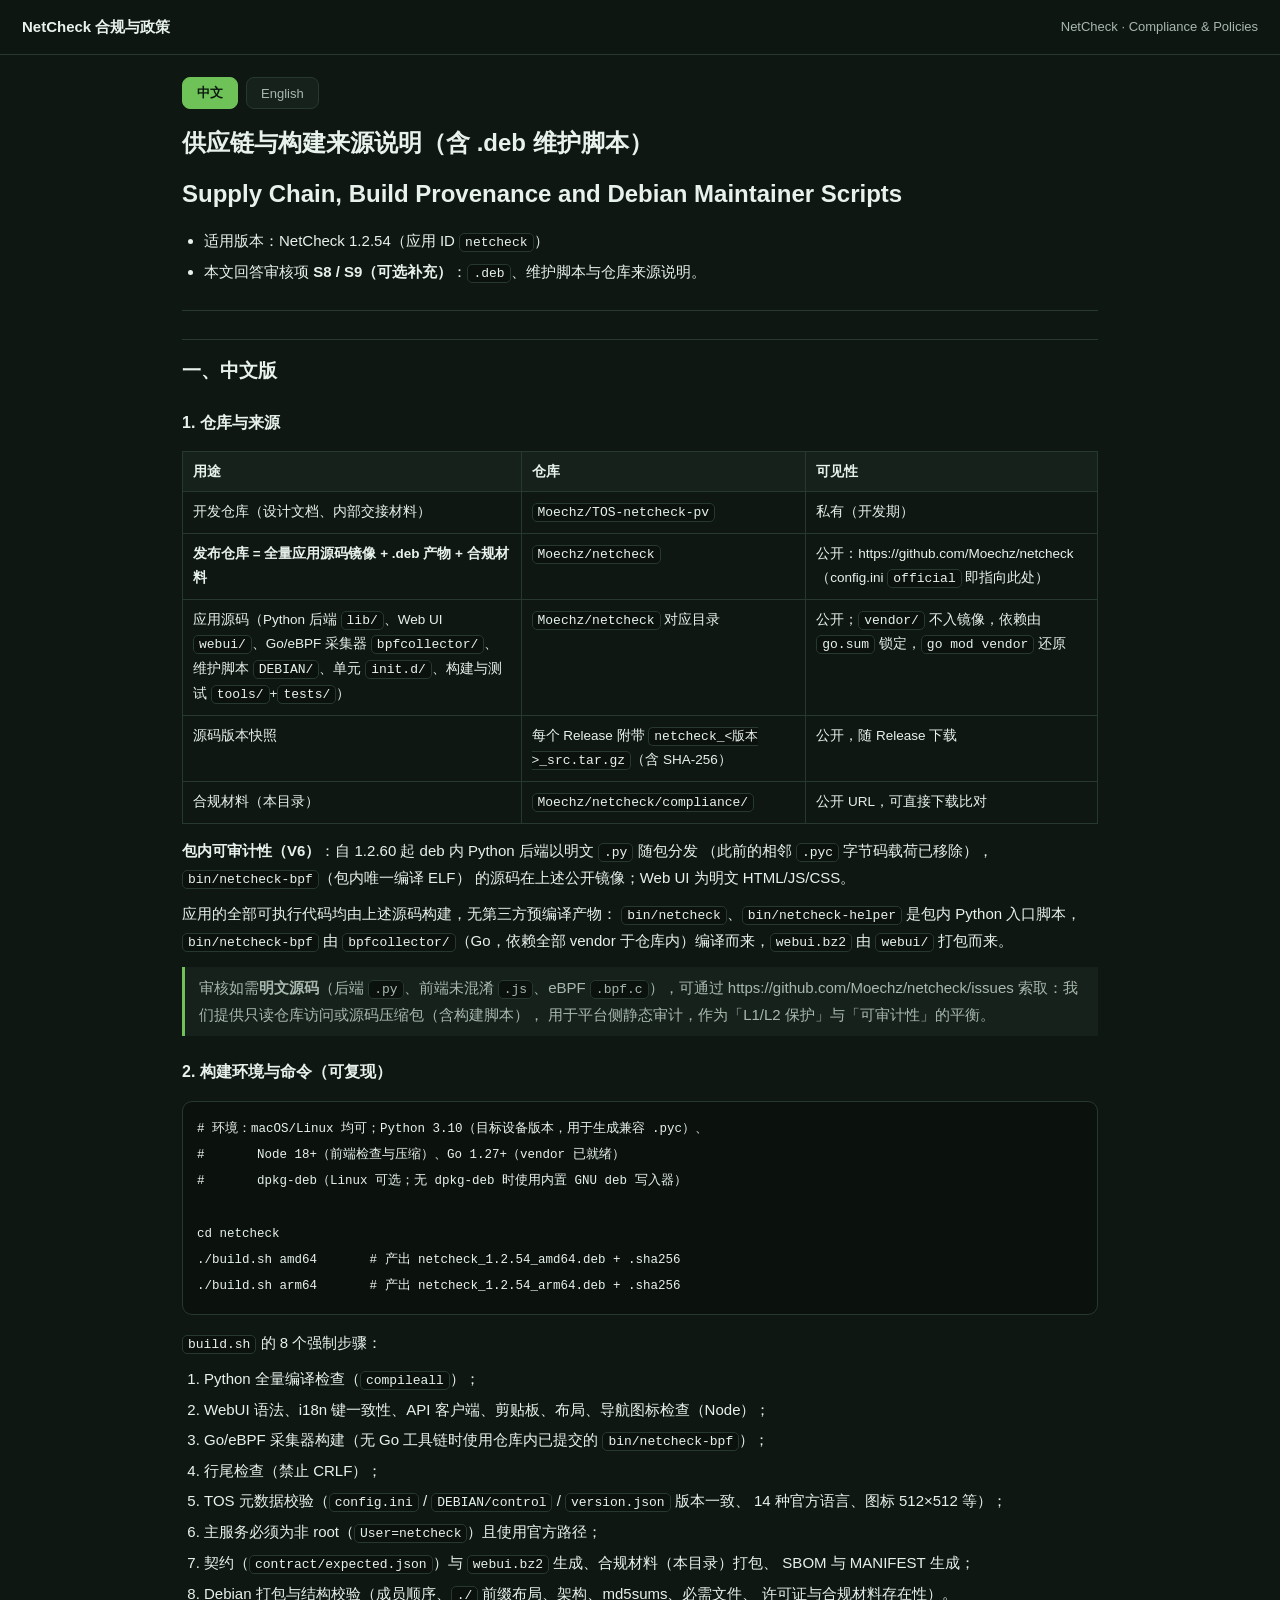
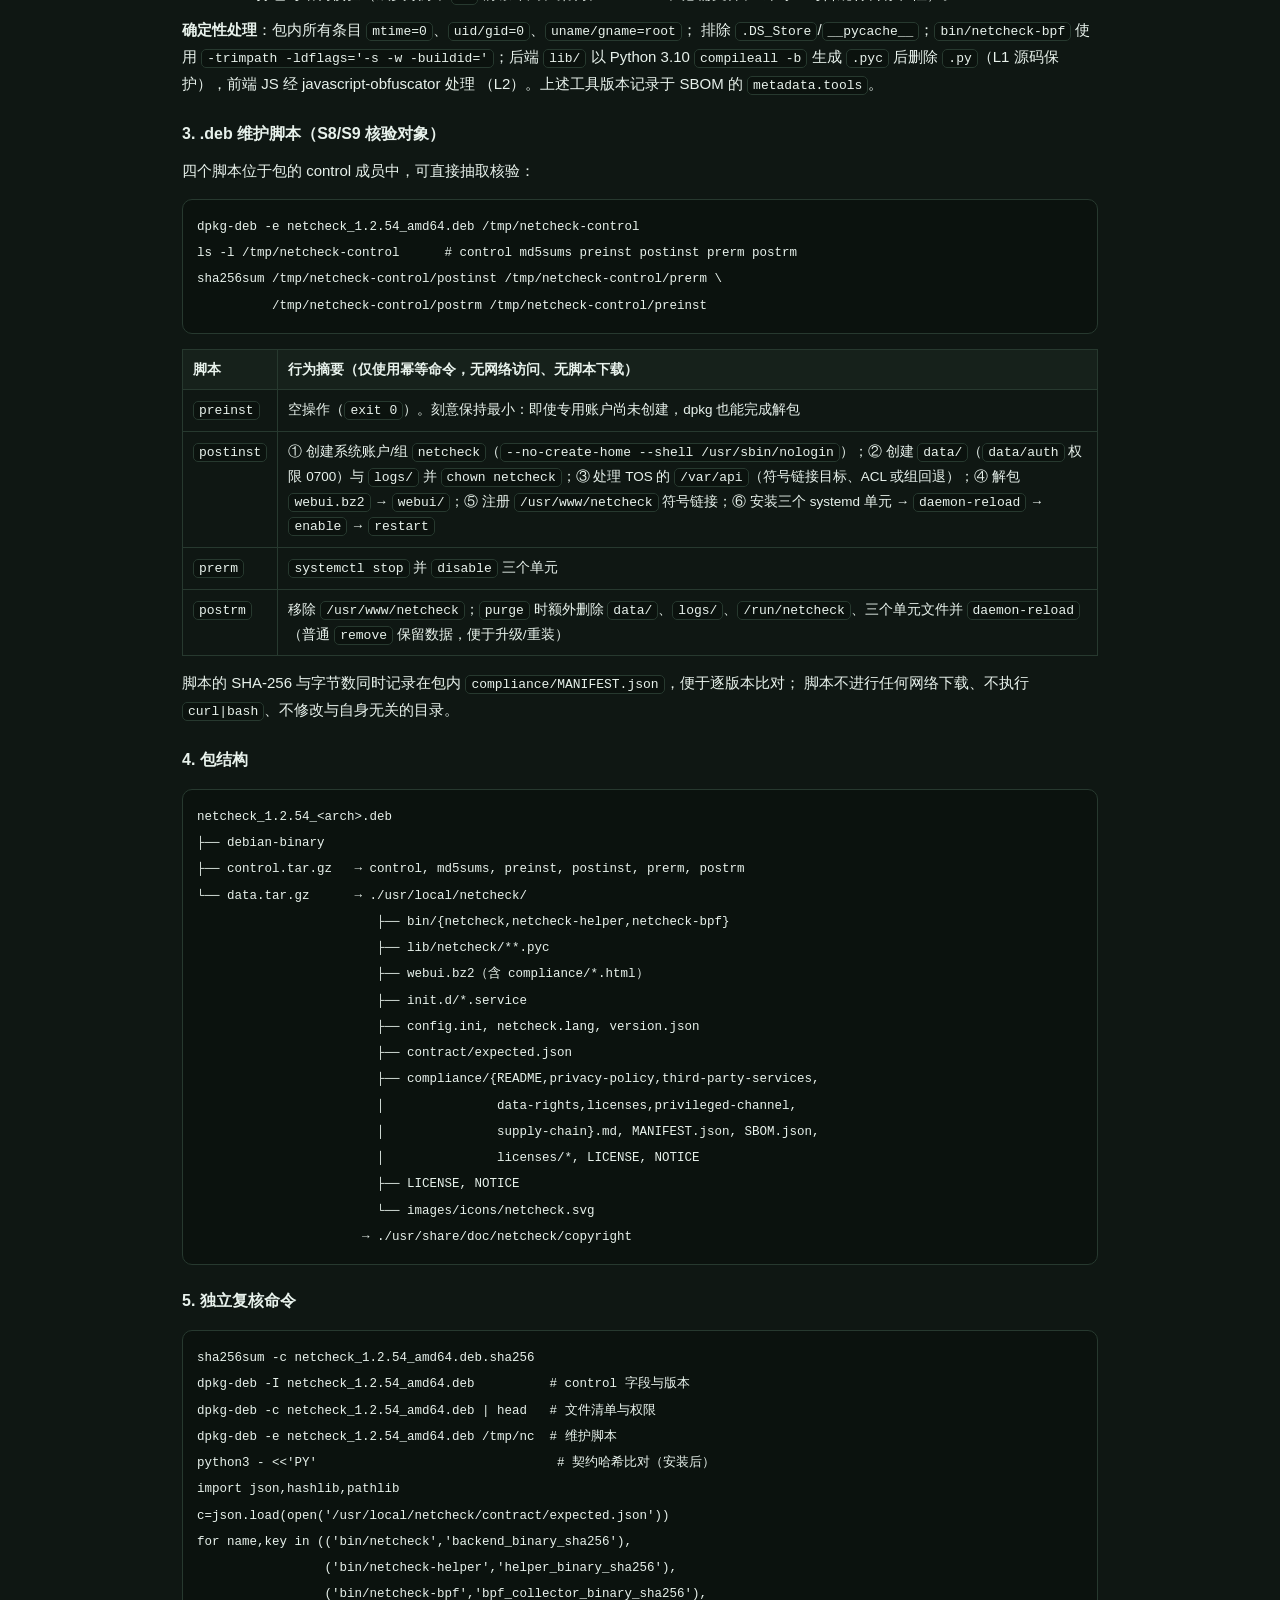
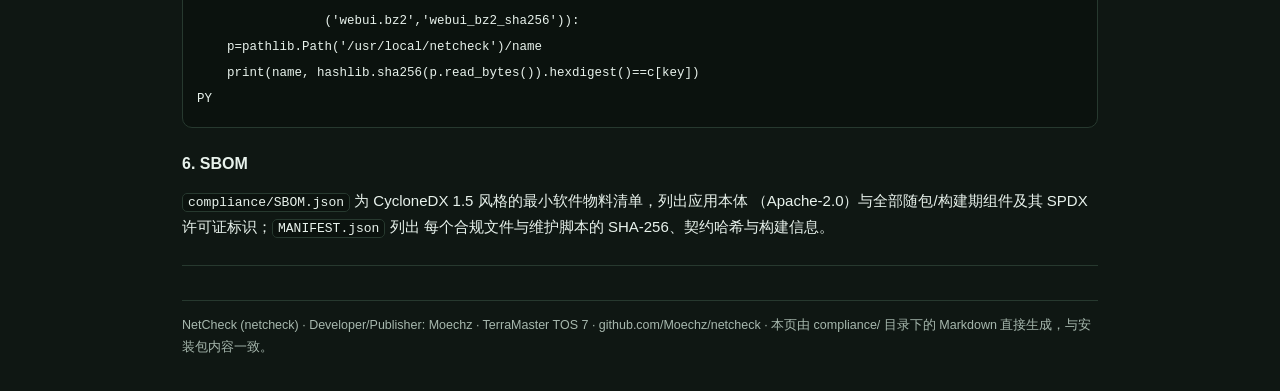
<file: webui/compliance/supply-chain.html>
<!DOCTYPE html>
<html lang="zh-CN"><head><meta charset="utf-8">
<meta name="viewport" content="width=device-width, initial-scale=1.0">
<title>供应链与维护脚本 / Supply Chain · NetCheck</title>
<style>
:root{--bg:#0f1713;--card:#16211b;--fg:#e8f2ec;--dim:#a7b8ae;--acc:#6fc258;--bd:#27392f}
*{box-sizing:border-box}
body{margin:0;background:var(--bg);color:var(--fg);
 font:15px/1.75 -apple-system,"PingFang SC","Microsoft YaHei",Segoe UI,Roboto,Helvetica,Arial,sans-serif}
header{position:sticky;top:0;z-index:5;display:flex;gap:12px;align-items:center;justify-content:space-between;
 padding:14px 22px;background:rgba(15,23,19,.94);border-bottom:1px solid var(--bd);backdrop-filter:blur(6px)}
header a{color:var(--fg);text-decoration:none;font-weight:600}
header .sub{color:var(--dim);font-size:13px}
main{max-width:960px;margin:0 auto;padding:22px 22px 60px}
.langbar{display:flex;gap:8px;margin:0 0 18px}
.langbar button{cursor:pointer;border:1px solid var(--bd);background:var(--card);color:var(--dim);
 border-radius:8px;padding:6px 14px;font-size:13px}
.langbar button[aria-pressed="true"]{background:var(--acc);border-color:var(--acc);color:#0d1a10;font-weight:600}
h1{font-size:24px;line-height:1.35;margin:6px 0 18px}
h2{font-size:19px;margin:28px 0 10px;padding-top:14px;border-top:1px solid var(--bd)}
h3{font-size:16px;margin:22px 0 8px}
h4{font-size:14px;margin:18px 0 6px;color:var(--dim)}
p{margin:10px 0}
ul,ol{margin:10px 0 10px 22px;padding:0}
li{margin:4px 0}
code{background:#0b120e;border:1px solid var(--bd);border-radius:5px;padding:1px 5px;font-size:13px}
pre{background:#0b120e;border:1px solid var(--bd);border-radius:10px;padding:14px;overflow:auto}
pre code{background:none;border:0;padding:0;font-size:12.5px;line-height:1.6}
blockquote{margin:12px 0;padding:8px 14px;border-left:3px solid var(--acc);background:var(--card);color:var(--dim)}
table{border-collapse:collapse;width:100%;margin:14px 0;font-size:13.5px;display:block;overflow-x:auto}
th,td{border:1px solid var(--bd);padding:8px 10px;text-align:left;vertical-align:top}
th{background:var(--card);font-weight:600;white-space:nowrap}
a{color:var(--acc)}
hr{border:0;border-top:1px solid var(--bd);margin:24px 0}
.cards{display:grid;gap:12px;grid-template-columns:repeat(auto-fill,minmax(280px,1fr));margin:18px 0}
.card{display:block;background:var(--card);border:1px solid var(--bd);border-radius:12px;padding:14px 16px;
 text-decoration:none;color:var(--fg)}
.card b{display:block;font-size:15px;margin-bottom:6px}
.card span{display:block;color:var(--dim);font-size:13px}
.toc{background:var(--card);border:1px solid var(--bd);border-radius:12px;padding:12px 16px;margin:18px 0}
.toc b{display:block;margin-bottom:6px;font-size:13px;color:var(--dim)}
.toc a{display:block;font-size:13.5px;text-decoration:none;margin:3px 0}
footer{color:var(--dim);font-size:12.5px;border-top:1px solid var(--bd);margin-top:34px;padding-top:14px}
[hidden]{display:none}
</style></head>
<body>
<header><a href="index.html">NetCheck 合规与政策</a><span class="sub">NetCheck · Compliance &amp; Policies</span></header>
<main><div class="langbar"><button id="lang-zh" type="button" aria-pressed="true">中文</button><button id="lang-en" type="button" aria-pressed="false">English</button></div><section id="block-zh"><h1 id="供应链与构建来源说明-含-deb-维护脚本">供应链与构建来源说明（含 .deb 维护脚本）</h1>
<h1 id="supply-chain-build-provenance-and-debian-maintainer-scripts">Supply Chain, Build Provenance and Debian Maintainer Scripts</h1>
<ul><li>适用版本：NetCheck 1.2.54（应用 ID <code>netcheck</code>）</li><li>本文回答审核项 <strong>S8 / S9（可选补充）</strong>：<code>.deb</code>、维护脚本与仓库来源说明。</li></ul>
<hr>
<h2 id="一-中文版">一、中文版</h2>
<h3 id="1-仓库与来源">1. 仓库与来源</h3>
<table><thead><tr><th>用途</th><th>仓库</th><th>可见性</th></tr></thead><tbody><tr><td>开发仓库（设计文档、内部交接材料）</td><td><code>Moechz/TOS-netcheck-pv</code></td><td>私有（开发期）</td></tr><tr><td><strong>发布仓库 = 全量应用源码镜像 + .deb 产物 + 合规材料</strong></td><td><code>Moechz/netcheck</code></td><td>公开：https://github.com/Moechz/netcheck（config.ini <code>official</code> 即指向此处）</td></tr><tr><td>应用源码（Python 后端 <code>lib/</code>、Web UI <code>webui/</code>、Go/eBPF 采集器 <code>bpfcollector/</code>、维护脚本 <code>DEBIAN/</code>、单元 <code>init.d/</code>、构建与测试 <code>tools/</code>+<code>tests/</code>）</td><td><code>Moechz/netcheck</code> 对应目录</td><td>公开；<code>vendor/</code> 不入镜像，依赖由 <code>go.sum</code> 锁定，<code>go mod vendor</code> 还原</td></tr><tr><td>源码版本快照</td><td>每个 Release 附带 <code>netcheck_&lt;版本&gt;_src.tar.gz</code>（含 SHA-256）</td><td>公开，随 Release 下载</td></tr><tr><td>合规材料（本目录）</td><td><code>Moechz/netcheck/compliance/</code></td><td>公开 URL，可直接下载比对</td></tr></tbody></table>
<p><strong>包内可审计性（V6）</strong>：自 1.2.60 起 deb 内 Python 后端以明文 <code>.py</code> 随包分发 （此前的相邻 <code>.pyc</code> 字节码载荷已移除），<code>bin/netcheck-bpf</code>（包内唯一编译 ELF） 的源码在上述公开镜像；Web UI 为明文 HTML/JS/CSS。</p>
<p>应用的全部可执行代码均由上述源码构建，无第三方预编译产物： <code>bin/netcheck</code>、<code>bin/netcheck-helper</code> 是包内 Python 入口脚本，<code>bin/netcheck-bpf</code> 由 <code>bpfcollector/</code>（Go，依赖全部 vendor 于仓库内）编译而来，<code>webui.bz2</code> 由 <code>webui/</code> 打包而来。</p>
<blockquote>审核如需<strong>明文源码</strong>（后端 <code>.py</code>、前端未混淆 <code>.js</code>、eBPF <code>.bpf.c</code>），可通过 https://github.com/Moechz/netcheck/issues 索取：我们提供只读仓库访问或源码压缩包（含构建脚本）， 用于平台侧静态审计，作为「L1/L2 保护」与「可审计性」的平衡。</blockquote>
<h3 id="2-构建环境与命令-可复现">2. 构建环境与命令（可复现）</h3>
<pre><code># 环境：macOS/Linux 均可；Python 3.10（目标设备版本，用于生成兼容 .pyc）、
#       Node 18+（前端检查与压缩）、Go 1.27+（vendor 已就绪）
#       dpkg-deb（Linux 可选；无 dpkg-deb 时使用内置 GNU deb 写入器）

cd netcheck
./build.sh amd64       # 产出 netcheck_1.2.54_amd64.deb + .sha256
./build.sh arm64       # 产出 netcheck_1.2.54_arm64.deb + .sha256</code></pre>
<p><code>build.sh</code> 的 8 个强制步骤：</p>
<ol><li>Python 全量编译检查（<code>compileall</code>）；</li><li>WebUI 语法、i18n 键一致性、API 客户端、剪贴板、布局、导航图标检查（Node）；</li><li>Go/eBPF 采集器构建（无 Go 工具链时使用仓库内已提交的 <code>bin/netcheck-bpf</code>）；</li><li>行尾检查（禁止 CRLF）；</li><li>TOS 元数据校验（<code>config.ini</code> / <code>DEBIAN/control</code> / <code>version.json</code> 版本一致、 14 种官方语言、图标 512×512 等）；</li><li>主服务必须为非 root（<code>User=netcheck</code>）且使用官方路径；</li><li>契约（<code>contract/expected.json</code>）与 <code>webui.bz2</code> 生成、合规材料（本目录）打包、 SBOM 与 MANIFEST 生成；</li><li>Debian 打包与结构校验（成员顺序、<code>./</code> 前缀布局、架构、md5sums、必需文件、 许可证与合规材料存在性）。</li></ol>
<p><strong>确定性处理</strong>：包内所有条目 <code>mtime=0</code>、<code>uid/gid=0</code>、<code>uname/gname=root</code>； 排除 <code>.DS_Store</code>/<code>__pycache__</code>；<code>bin/netcheck-bpf</code> 使用 <code>-trimpath -ldflags='-s -w -buildid='</code>；后端 <code>lib/</code> 以 Python 3.10 <code>compileall -b</code> 生成 <code>.pyc</code> 后删除 <code>.py</code>（L1 源码保护），前端 JS 经 javascript-obfuscator 处理 （L2）。上述工具版本记录于 SBOM 的 <code>metadata.tools</code>。</p>
<h3 id="3-deb-维护脚本-s8-s9-核验对象">3. .deb 维护脚本（S8/S9 核验对象）</h3>
<p>四个脚本位于包的 control 成员中，可直接抽取核验：</p>
<pre><code>dpkg-deb -e netcheck_1.2.54_amd64.deb /tmp/netcheck-control
ls -l /tmp/netcheck-control      # control md5sums preinst postinst prerm postrm
sha256sum /tmp/netcheck-control/postinst /tmp/netcheck-control/prerm \
          /tmp/netcheck-control/postrm /tmp/netcheck-control/preinst</code></pre>
<table><thead><tr><th>脚本</th><th>行为摘要（仅使用幂等命令，无网络访问、无脚本下载）</th></tr></thead><tbody><tr><td><code>preinst</code></td><td>空操作（<code>exit 0</code>）。刻意保持最小：即使专用账户尚未创建，dpkg 也能完成解包</td></tr><tr><td><code>postinst</code></td><td>① 创建系统账户/组 <code>netcheck</code>（<code>--no-create-home --shell /usr/sbin/nologin</code>）；② 创建 <code>data/</code>（<code>data/auth</code> 权限 0700）与 <code>logs/</code> 并 <code>chown netcheck</code>；③ 处理 TOS 的 <code>/var/api</code>（符号链接目标、ACL 或组回退）；④ 解包 <code>webui.bz2</code> → <code>webui/</code>；⑤ 注册 <code>/usr/www/netcheck</code> 符号链接；⑥ 安装三个 systemd 单元 → <code>daemon-reload</code> → <code>enable</code> → <code>restart</code></td></tr><tr><td><code>prerm</code></td><td><code>systemctl stop</code> 并 <code>disable</code> 三个单元</td></tr><tr><td><code>postrm</code></td><td>移除 <code>/usr/www/netcheck</code>；<code>purge</code> 时额外删除 <code>data/</code>、<code>logs/</code>、<code>/run/netcheck</code>、三个单元文件并 <code>daemon-reload</code>（普通 <code>remove</code> 保留数据，便于升级/重装）</td></tr></tbody></table>
<p>脚本的 SHA-256 与字节数同时记录在包内 <code>compliance/MANIFEST.json</code>，便于逐版本比对； 脚本不进行任何网络下载、不执行 <code>curl|bash</code>、不修改与自身无关的目录。</p>
<h3 id="4-包结构">4. 包结构</h3>
<pre><code>netcheck_1.2.54_&lt;arch&gt;.deb
├── debian-binary
├── control.tar.gz   → control, md5sums, preinst, postinst, prerm, postrm
└── data.tar.gz      → ./usr/local/netcheck/
                        ├── bin/{netcheck,netcheck-helper,netcheck-bpf}
                        ├── lib/netcheck/**.pyc
                        ├── webui.bz2（含 compliance/*.html）
                        ├── init.d/*.service
                        ├── config.ini, netcheck.lang, version.json
                        ├── contract/expected.json
                        ├── compliance/{README,privacy-policy,third-party-services,
                        │               data-rights,licenses,privileged-channel,
                        │               supply-chain}.md, MANIFEST.json, SBOM.json,
                        │               licenses/*, LICENSE, NOTICE
                        ├── LICENSE, NOTICE
                        └── images/icons/netcheck.svg
                      → ./usr/share/doc/netcheck/copyright</code></pre>
<h3 id="5-独立复核命令">5. 独立复核命令</h3>
<pre><code>sha256sum -c netcheck_1.2.54_amd64.deb.sha256
dpkg-deb -I netcheck_1.2.54_amd64.deb          # control 字段与版本
dpkg-deb -c netcheck_1.2.54_amd64.deb | head   # 文件清单与权限
dpkg-deb -e netcheck_1.2.54_amd64.deb /tmp/nc  # 维护脚本
python3 - &lt;&lt;&#x27;PY&#x27;                                # 契约哈希比对（安装后）
import json,hashlib,pathlib
c=json.load(open(&#x27;/usr/local/netcheck/contract/expected.json&#x27;))
for name,key in ((&#x27;bin/netcheck&#x27;,&#x27;backend_binary_sha256&#x27;),
                 (&#x27;bin/netcheck-helper&#x27;,&#x27;helper_binary_sha256&#x27;),
                 (&#x27;bin/netcheck-bpf&#x27;,&#x27;bpf_collector_binary_sha256&#x27;),
                 (&#x27;webui.bz2&#x27;,&#x27;webui_bz2_sha256&#x27;)):
    p=pathlib.Path(&#x27;/usr/local/netcheck&#x27;)/name
    print(name, hashlib.sha256(p.read_bytes()).hexdigest()==c[key])
PY</code></pre>
<h3 id="6-sbom">6. SBOM</h3>
<p><code>compliance/SBOM.json</code> 为 CycloneDX 1.5 风格的最小软件物料清单，列出应用本体 （Apache-2.0）与全部随包/构建期组件及其 SPDX 许可证标识；<code>MANIFEST.json</code> 列出 每个合规文件与维护脚本的 SHA-256、契约哈希与构建信息。</p>
<hr>
</section><section id="block-en" hidden><h2 id="二-english-version">二、English version</h2>
<p>Development happens in the private repository <code>Moechz/TOS-netcheck-pv</code>; release artifacts and compliance material are published at https://github.com/Moechz/netcheck. Every binary in the package is built from that source on a controlled build host — nothing is precompiled by a third party: <code>bin/netcheck</code>/<code>bin/netcheck-helper</code> are the Python entry points, <code>bin/netcheck-bpf</code> comes from <code>bpfcollector/</code> (Go, fully vendored), and <code>webui.bz2</code> is packaged from <code>webui/</code>. Plaintext source (<code>.py</code>, unobfuscated <code>.js</code>, <code>.bpf.c</code>) is available on request for platform-side static review.</p>
<p>Build: <code>./build.sh amd64</code> and <code>./build.sh arm64</code>, with the eight mandatory stages listed above (compile checks, WebUI/i18n checks, Go build, CRLF check, TOS metadata validation, non-root service check, contract/webui/compliance/SBOM generation, packaging validation). Staging is deterministic (<code>mtime=0</code>, <code>uid/gid=0</code>, root names, no <code>.DS_Store</code>/<code>__pycache__</code>, <code>-trimpath -s -w -buildid=</code>); <code>lib/</code> ships as Python 3.10 <code>.pyc</code> files and the frontend JS is obfuscated, with tool versions recorded in the SBOM.</p>
<p>The four Debian maintainer scripts are inside the control member and can be extracted with <code>dpkg-deb -e</code>; their SHA-256 and sizes are recorded in <code>compliance/MANIFEST.json</code>. <code>preinst</code> is a no-op; <code>postinst</code> creates the non-root <code>netcheck</code> account, prepares data/log directories and the TOS <code>/var/api</code> ACL, unpacks <code>webui.bz2</code>, links <code>/usr/www/netcheck</code> and registers the three systemd units; <code>prerm</code> stops and disables them; <code>postrm</code> removes <code>/usr/www/netcheck</code> and, on <code>purge</code>, all application data, logs, runtime sockets and unit files. No maintainer script downloads anything or touches unrelated paths. Verification commands and the CycloneDX-style <code>SBOM.json</code> / <code>MANIFEST.json</code> are provided in sections 5 and 6.</p></section>
<footer>NetCheck (netcheck) · Developer/Publisher: Moechz · TerraMaster TOS 7 ·
github.com/Moechz/netcheck · 本页由 compliance/ 目录下的 Markdown 直接生成，与安装包内容一致。</footer>
</main><script>
(function(){
  var zh=document.getElementById('lang-zh'),en=document.getElementById('lang-en');
  if(!zh||!en)return;
  function apply(lang){
    document.documentElement.setAttribute('data-lang',lang);
    var showZh=lang!=='en';
    document.getElementById('block-zh').hidden=!showZh;
    document.getElementById('block-en').hidden=showZh;
    zh.setAttribute('aria-pressed',String(showZh));
    en.setAttribute('aria-pressed',String(!showZh));
  }
  zh.addEventListener('click',function(){apply('zh');});
  en.addEventListener('click',function(){apply('en');});
  var q=(location.search.match(/[?&]lang=(\w+)/)||[])[1];
  apply(q==='en'?'en':'zh');
})();
</script></body></html>
</file>
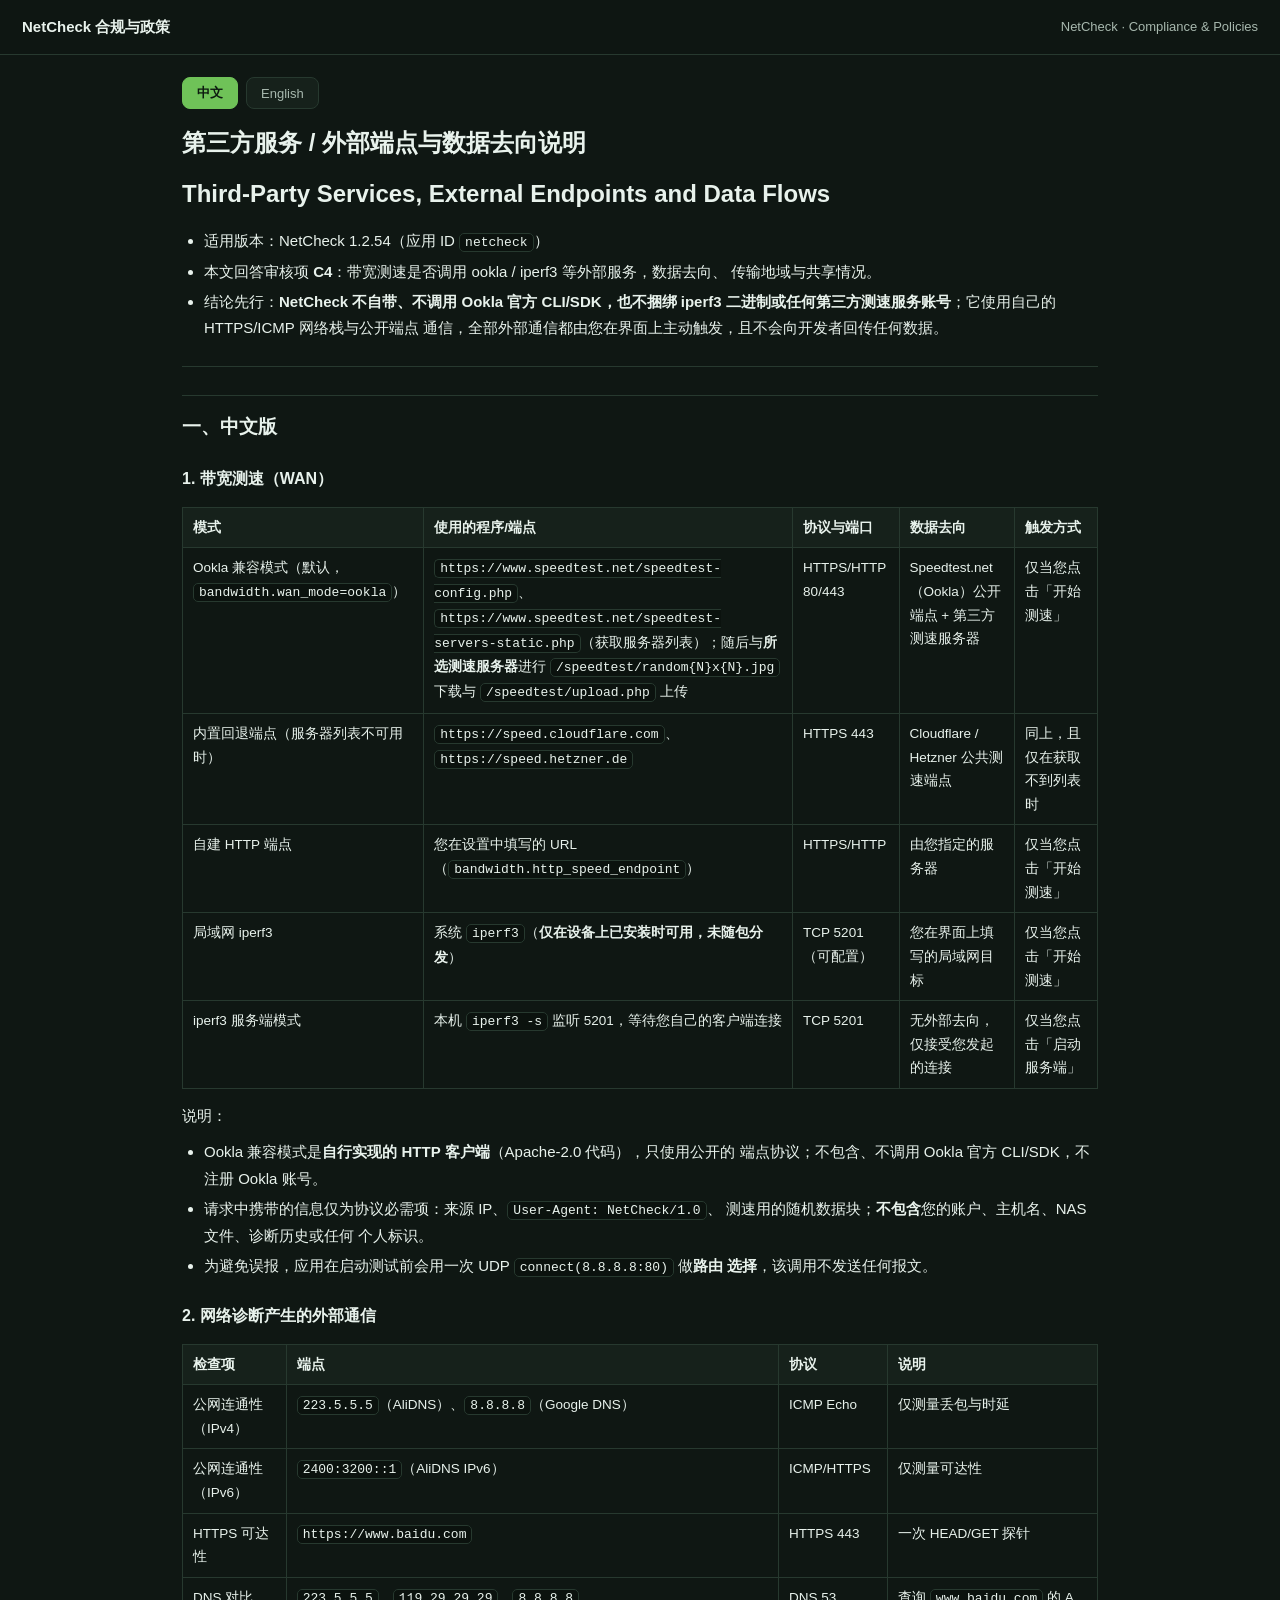
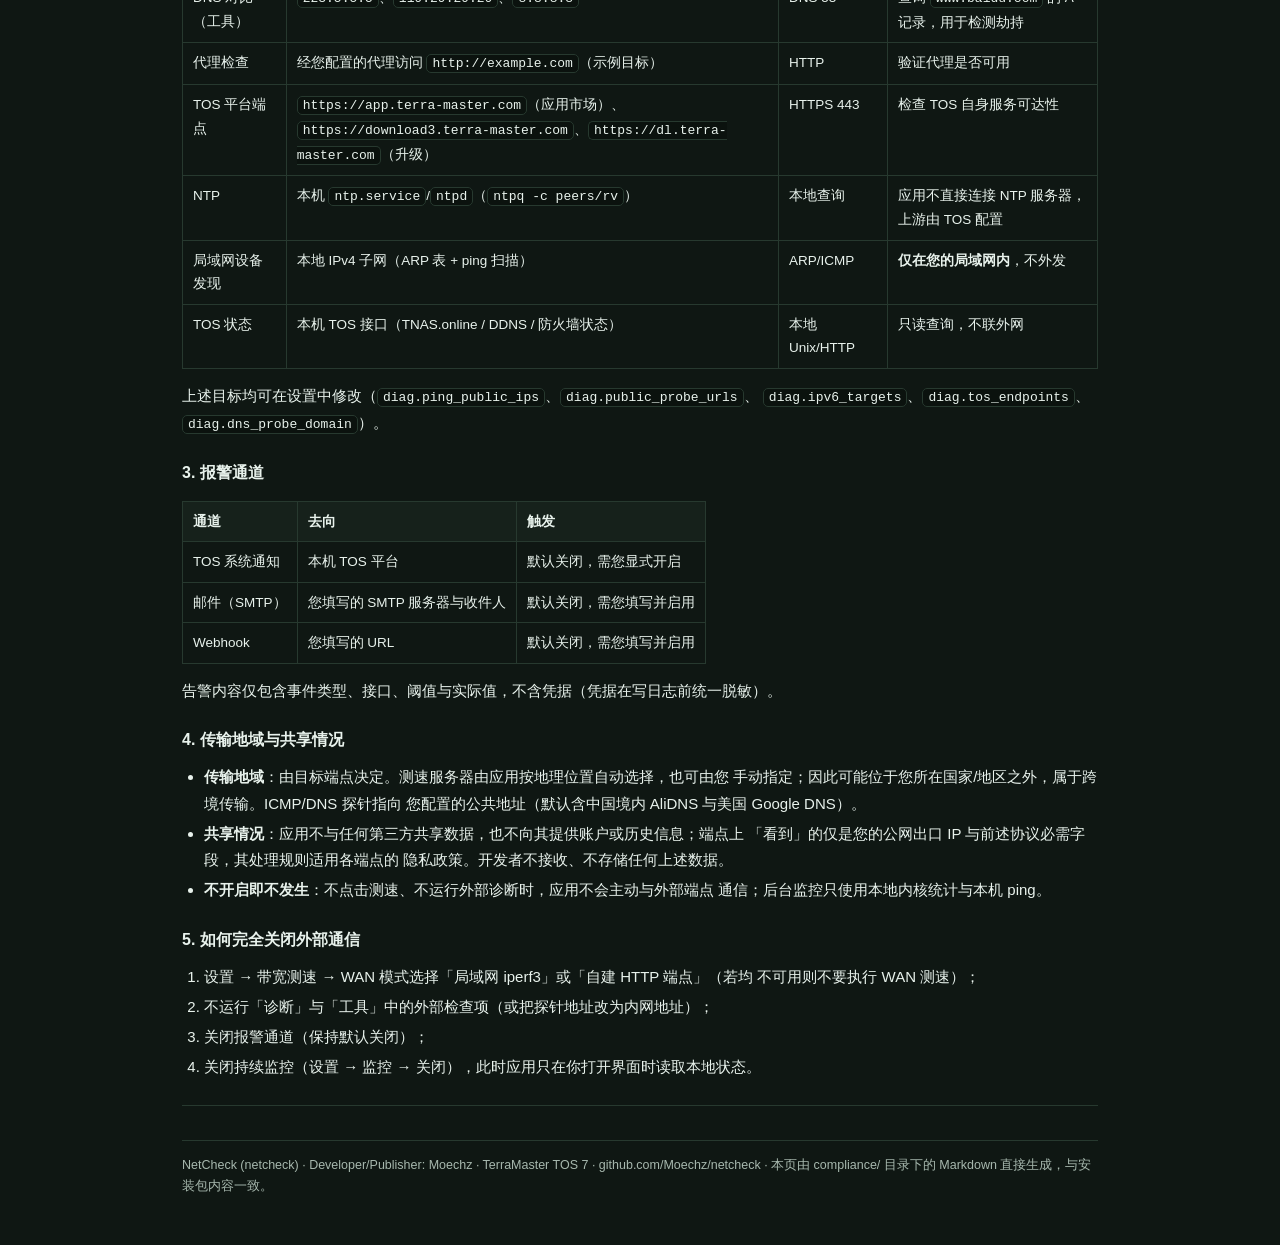
<file: webui/compliance/third-party-services.html>
<!DOCTYPE html>
<html lang="zh-CN"><head><meta charset="utf-8">
<meta name="viewport" content="width=device-width, initial-scale=1.0">
<title>第三方服务与数据去向 / Third-Party Services · NetCheck</title>
<style>
:root{--bg:#0f1713;--card:#16211b;--fg:#e8f2ec;--dim:#a7b8ae;--acc:#6fc258;--bd:#27392f}
*{box-sizing:border-box}
body{margin:0;background:var(--bg);color:var(--fg);
 font:15px/1.75 -apple-system,"PingFang SC","Microsoft YaHei",Segoe UI,Roboto,Helvetica,Arial,sans-serif}
header{position:sticky;top:0;z-index:5;display:flex;gap:12px;align-items:center;justify-content:space-between;
 padding:14px 22px;background:rgba(15,23,19,.94);border-bottom:1px solid var(--bd);backdrop-filter:blur(6px)}
header a{color:var(--fg);text-decoration:none;font-weight:600}
header .sub{color:var(--dim);font-size:13px}
main{max-width:960px;margin:0 auto;padding:22px 22px 60px}
.langbar{display:flex;gap:8px;margin:0 0 18px}
.langbar button{cursor:pointer;border:1px solid var(--bd);background:var(--card);color:var(--dim);
 border-radius:8px;padding:6px 14px;font-size:13px}
.langbar button[aria-pressed="true"]{background:var(--acc);border-color:var(--acc);color:#0d1a10;font-weight:600}
h1{font-size:24px;line-height:1.35;margin:6px 0 18px}
h2{font-size:19px;margin:28px 0 10px;padding-top:14px;border-top:1px solid var(--bd)}
h3{font-size:16px;margin:22px 0 8px}
h4{font-size:14px;margin:18px 0 6px;color:var(--dim)}
p{margin:10px 0}
ul,ol{margin:10px 0 10px 22px;padding:0}
li{margin:4px 0}
code{background:#0b120e;border:1px solid var(--bd);border-radius:5px;padding:1px 5px;font-size:13px}
pre{background:#0b120e;border:1px solid var(--bd);border-radius:10px;padding:14px;overflow:auto}
pre code{background:none;border:0;padding:0;font-size:12.5px;line-height:1.6}
blockquote{margin:12px 0;padding:8px 14px;border-left:3px solid var(--acc);background:var(--card);color:var(--dim)}
table{border-collapse:collapse;width:100%;margin:14px 0;font-size:13.5px;display:block;overflow-x:auto}
th,td{border:1px solid var(--bd);padding:8px 10px;text-align:left;vertical-align:top}
th{background:var(--card);font-weight:600;white-space:nowrap}
a{color:var(--acc)}
hr{border:0;border-top:1px solid var(--bd);margin:24px 0}
.cards{display:grid;gap:12px;grid-template-columns:repeat(auto-fill,minmax(280px,1fr));margin:18px 0}
.card{display:block;background:var(--card);border:1px solid var(--bd);border-radius:12px;padding:14px 16px;
 text-decoration:none;color:var(--fg)}
.card b{display:block;font-size:15px;margin-bottom:6px}
.card span{display:block;color:var(--dim);font-size:13px}
.toc{background:var(--card);border:1px solid var(--bd);border-radius:12px;padding:12px 16px;margin:18px 0}
.toc b{display:block;margin-bottom:6px;font-size:13px;color:var(--dim)}
.toc a{display:block;font-size:13.5px;text-decoration:none;margin:3px 0}
footer{color:var(--dim);font-size:12.5px;border-top:1px solid var(--bd);margin-top:34px;padding-top:14px}
[hidden]{display:none}
</style></head>
<body>
<header><a href="index.html">NetCheck 合规与政策</a><span class="sub">NetCheck · Compliance &amp; Policies</span></header>
<main><div class="langbar"><button id="lang-zh" type="button" aria-pressed="true">中文</button><button id="lang-en" type="button" aria-pressed="false">English</button></div><section id="block-zh"><h1 id="第三方服务-外部端点与数据去向说明">第三方服务 / 外部端点与数据去向说明</h1>
<h1 id="third-party-services-external-endpoints-and-data-flows">Third-Party Services, External Endpoints and Data Flows</h1>
<ul><li>适用版本：NetCheck 1.2.54（应用 ID <code>netcheck</code>）</li><li>本文回答审核项 <strong>C4</strong>：带宽测速是否调用 ookla / iperf3 等外部服务，数据去向、 传输地域与共享情况。</li><li>结论先行：<strong>NetCheck 不自带、不调用 Ookla 官方 CLI/SDK，也不捆绑 iperf3 二进制或任何第三方测速服务账号</strong>；它使用自己的 HTTPS/ICMP 网络栈与公开端点 通信，全部外部通信都由您在界面上主动触发，且不会向开发者回传任何数据。</li></ul>
<hr>
<h2 id="一-中文版">一、中文版</h2>
<h3 id="1-带宽测速-wan">1. 带宽测速（WAN）</h3>
<table><thead><tr><th>模式</th><th>使用的程序/端点</th><th>协议与端口</th><th>数据去向</th><th>触发方式</th></tr></thead><tbody><tr><td>Ookla 兼容模式（默认，<code>bandwidth.wan_mode=ookla</code>）</td><td><code>https://www.speedtest.net/speedtest-config.php</code>、<code>https://www.speedtest.net/speedtest-servers-static.php</code>（获取服务器列表）；随后与<strong>所选测速服务器</strong>进行 <code>/speedtest/random{N}x{N}.jpg</code> 下载与 <code>/speedtest/upload.php</code> 上传</td><td>HTTPS/HTTP 80/443</td><td>Speedtest.net（Ookla）公开端点 + 第三方测速服务器</td><td>仅当您点击「开始测速」</td></tr><tr><td>内置回退端点（服务器列表不可用时）</td><td><code>https://speed.cloudflare.com</code>、<code>https://speed.hetzner.de</code></td><td>HTTPS 443</td><td>Cloudflare / Hetzner 公共测速端点</td><td>同上，且仅在获取不到列表时</td></tr><tr><td>自建 HTTP 端点</td><td>您在设置中填写的 URL（<code>bandwidth.http_speed_endpoint</code>）</td><td>HTTPS/HTTP</td><td>由您指定的服务器</td><td>仅当您点击「开始测速」</td></tr><tr><td>局域网 iperf3</td><td>系统 <code>iperf3</code>（<strong>仅在设备上已安装时可用，未随包分发</strong>）</td><td>TCP 5201（可配置）</td><td>您在界面上填写的局域网目标</td><td>仅当您点击「开始测速」</td></tr><tr><td>iperf3 服务端模式</td><td>本机 <code>iperf3 -s</code> 监听 5201，等待您自己的客户端连接</td><td>TCP 5201</td><td>无外部去向，仅接受您发起的连接</td><td>仅当您点击「启动服务端」</td></tr></tbody></table>
<p>说明：</p>
<ul><li>Ookla 兼容模式是<strong>自行实现的 HTTP 客户端</strong>（Apache-2.0 代码），只使用公开的 端点协议；不包含、不调用 Ookla 官方 CLI/SDK，不注册 Ookla 账号。</li><li>请求中携带的信息仅为协议必需项：来源 IP、<code>User-Agent: NetCheck/1.0</code>、 测速用的随机数据块；<strong>不包含</strong>您的账户、主机名、NAS 文件、诊断历史或任何 个人标识。</li><li>为避免误报，应用在启动测试前会用一次 UDP <code>connect(8.8.8.8:80)</code> 做<strong>路由 选择</strong>，该调用不发送任何报文。</li></ul>
<h3 id="2-网络诊断产生的外部通信">2. 网络诊断产生的外部通信</h3>
<table><thead><tr><th>检查项</th><th>端点</th><th>协议</th><th>说明</th></tr></thead><tbody><tr><td>公网连通性（IPv4）</td><td><code>223.5.5.5</code>（AliDNS）、<code>8.8.8.8</code>（Google DNS）</td><td>ICMP Echo</td><td>仅测量丢包与时延</td></tr><tr><td>公网连通性（IPv6）</td><td><code>2400:3200::1</code>（AliDNS IPv6）</td><td>ICMP/HTTPS</td><td>仅测量可达性</td></tr><tr><td>HTTPS 可达性</td><td><code>https://www.baidu.com</code></td><td>HTTPS 443</td><td>一次 HEAD/GET 探针</td></tr><tr><td>DNS 对比（工具）</td><td><code>223.5.5.5</code>、<code>119.29.29.29</code>、<code>8.8.8.8</code></td><td>DNS 53</td><td>查询 <code>www.baidu.com</code> 的 A 记录，用于检测劫持</td></tr><tr><td>代理检查</td><td>经您配置的代理访问 <code>http://example.com</code>（示例目标）</td><td>HTTP</td><td>验证代理是否可用</td></tr><tr><td>TOS 平台端点</td><td><code>https://app.terra-master.com</code>（应用市场）、<code>https://download3.terra-master.com</code>、<code>https://dl.terra-master.com</code>（升级）</td><td>HTTPS 443</td><td>检查 TOS 自身服务可达性</td></tr><tr><td>NTP</td><td>本机 <code>ntp.service</code>/<code>ntpd</code>（<code>ntpq -c peers/rv</code>）</td><td>本地查询</td><td>应用不直接连接 NTP 服务器，上游由 TOS 配置</td></tr><tr><td>局域网设备发现</td><td>本地 IPv4 子网（ARP 表 + ping 扫描）</td><td>ARP/ICMP</td><td><strong>仅在您的局域网内</strong>，不外发</td></tr><tr><td>TOS 状态</td><td>本机 TOS 接口（TNAS.online / DDNS / 防火墙状态）</td><td>本地 Unix/HTTP</td><td>只读查询，不联外网</td></tr></tbody></table>
<p>上述目标均可在设置中修改（<code>diag.ping_public_ips</code>、<code>diag.public_probe_urls</code>、 <code>diag.ipv6_targets</code>、<code>diag.tos_endpoints</code>、<code>diag.dns_probe_domain</code>）。</p>
<h3 id="3-报警通道">3. 报警通道</h3>
<table><thead><tr><th>通道</th><th>去向</th><th>触发</th></tr></thead><tbody><tr><td>TOS 系统通知</td><td>本机 TOS 平台</td><td>默认关闭，需您显式开启</td></tr><tr><td>邮件（SMTP）</td><td>您填写的 SMTP 服务器与收件人</td><td>默认关闭，需您填写并启用</td></tr><tr><td>Webhook</td><td>您填写的 URL</td><td>默认关闭，需您填写并启用</td></tr></tbody></table>
<p>告警内容仅包含事件类型、接口、阈值与实际值，不含凭据（凭据在写日志前统一脱敏）。</p>
<h3 id="4-传输地域与共享情况">4. 传输地域与共享情况</h3>
<ul><li><strong>传输地域</strong>：由目标端点决定。测速服务器由应用按地理位置自动选择，也可由您 手动指定；因此可能位于您所在国家/地区之外，属于跨境传输。ICMP/DNS 探针指向 您配置的公共地址（默认含中国境内 AliDNS 与美国 Google DNS）。</li><li><strong>共享情况</strong>：应用不与任何第三方共享数据，也不向其提供账户或历史信息；端点上 「看到」的仅是您的公网出口 IP 与前述协议必需字段，其处理规则适用各端点的 隐私政策。开发者不接收、不存储任何上述数据。</li><li><strong>不开启即不发生</strong>：不点击测速、不运行外部诊断时，应用不会主动与外部端点 通信；后台监控只使用本地内核统计与本机 ping。</li></ul>
<h3 id="5-如何完全关闭外部通信">5. 如何完全关闭外部通信</h3>
<ol><li>设置 → 带宽测速 → WAN 模式选择「局域网 iperf3」或「自建 HTTP 端点」（若均 不可用则不要执行 WAN 测速）；</li><li>不运行「诊断」与「工具」中的外部检查项（或把探针地址改为内网地址）；</li><li>关闭报警通道（保持默认关闭）；</li><li>关闭持续监控（设置 → 监控 → 关闭），此时应用只在你打开界面时读取本地状态。</li></ol>
<hr>
</section><section id="block-en" hidden><h2 id="二-english-version">二、English version</h2>
<p><strong>NetCheck does not bundle, invoke or require the official Ookla CLI/SDK, does not bundle the iperf3 binary, and holds no third-party speed-test account.</strong> Bandwidth testing is implemented with the application's own HTTP client (Apache-2.0 code) talking to public endpoints, and <code>iperf3</code> is used only if the operator has already installed it on the device.</p>
<h3 id="1-wan-bandwidth-measurement">1. WAN bandwidth measurement</h3>
<table><thead><tr><th>Mode</th><th>Endpoints</th><th>Protocol/Port</th><th>Trigger</th></tr></thead><tbody><tr><td>Ookla-compatible (default)</td><td><code>speedtest.net/speedtest-config.php</code>, <code>/speedtest-servers-static.php</code>, then download <code>/speedtest/random{N}x{N}.jpg</code> and upload <code>/speedtest/upload.php</code> on the <strong>selected</strong> test server</td><td>HTTP/HTTPS 80/443</td><td>only when you press Start</td></tr><tr><td>Built-in fallback</td><td><code>speed.cloudflare.com</code>, <code>speed.hetzner.de</code></td><td>HTTPS 443</td><td>only if the server list is unavailable</td></tr><tr><td>Custom HTTP endpoint</td><td>the URL you configure</td><td>HTTP/HTTPS</td><td>only when you press Start</td></tr><tr><td>LAN iperf3</td><td>system <code>iperf3</code> if installed (not shipped)</td><td>TCP 5201</td><td>only when you press Start</td></tr><tr><td>iperf3 server mode</td><td>local <code>iperf3 -s</code> on 5201</td><td>TCP 5201</td><td>only when you press Start Server</td></tr></tbody></table>
<p>Only protocol-required fields leave the device (source IP, <code>User-Agent: NetCheck/1.0</code>, random test payloads). No account, hostname, file, history or personal identifier is transmitted. A UDP <code>connect(8.8.8.8:80)</code> is performed for route selection only and sends no packet.</p>
<h3 id="2-diagnostic-endpoints">2. Diagnostic endpoints</h3>
<p>ICMP to <code>223.5.5.5</code> and <code>8.8.8.8</code>; ICMP/HTTPS to <code>2400:3200::1</code>; one HTTPS probe to <code>https://www.baidu.com</code>; DNS queries to <code>223.5.5.5</code>, <code>119.29.29.29</code>, <code>8.8.8.8</code> for the configured probe domain; HTTP proxy check against <code>http://example.com</code> through your proxy; HTTPS reachability to TOS platform endpoints <code>app.terra-master.com</code>, <code>download3.terra-master.com</code>, <code>dl.terra-master.com</code>; NTP state read locally from <code>ntp.service</code> via <code>ntpq</code> (upstream servers are configured by TOS, not by NetCheck); LAN device discovery stays inside your local subnet (ARP + ICMP). All targets are configurable.</p>
<h3 id="3-alert-channels">3. Alert channels</h3>
<p>TOS notification (off by default), SMTP (your server), webhook (your URL) — all off until you configure them; payloads contain event type, interface, threshold and measured value only.</p>
<h3 id="4-regions-and-sharing">4. Regions and sharing</h3>
<p>Transfer region follows the endpoint: speed-test servers may be outside your country (cross-border), and the default ICMP/DNS probes resolve to AliDNS (China) and Google DNS (US). The application shares no data with any third party, and the developer receives and stores nothing. If you never start a speed test or an external check, no external traffic is generated — background monitoring uses local kernel counters and local ping only.</p>
<h3 id="5-how-to-disable-external-traffic-completely">5. How to disable external traffic completely</h3>
<p>Switch WAN mode to LAN iperf3 or a self-hosted HTTP endpoint (or do not run WAN tests), avoid external diagnostic items (or point probes at internal addresses), keep alert channels disabled, and turn continuous monitoring off.</p></section>
<footer>NetCheck (netcheck) · Developer/Publisher: Moechz · TerraMaster TOS 7 ·
github.com/Moechz/netcheck · 本页由 compliance/ 目录下的 Markdown 直接生成，与安装包内容一致。</footer>
</main><script>
(function(){
  var zh=document.getElementById('lang-zh'),en=document.getElementById('lang-en');
  if(!zh||!en)return;
  function apply(lang){
    document.documentElement.setAttribute('data-lang',lang);
    var showZh=lang!=='en';
    document.getElementById('block-zh').hidden=!showZh;
    document.getElementById('block-en').hidden=showZh;
    zh.setAttribute('aria-pressed',String(showZh));
    en.setAttribute('aria-pressed',String(!showZh));
  }
  zh.addEventListener('click',function(){apply('zh');});
  en.addEventListener('click',function(){apply('en');});
  var q=(location.search.match(/[?&]lang=(\w+)/)||[])[1];
  apply(q==='en'?'en':'zh');
})();
</script></body></html>
</file>
